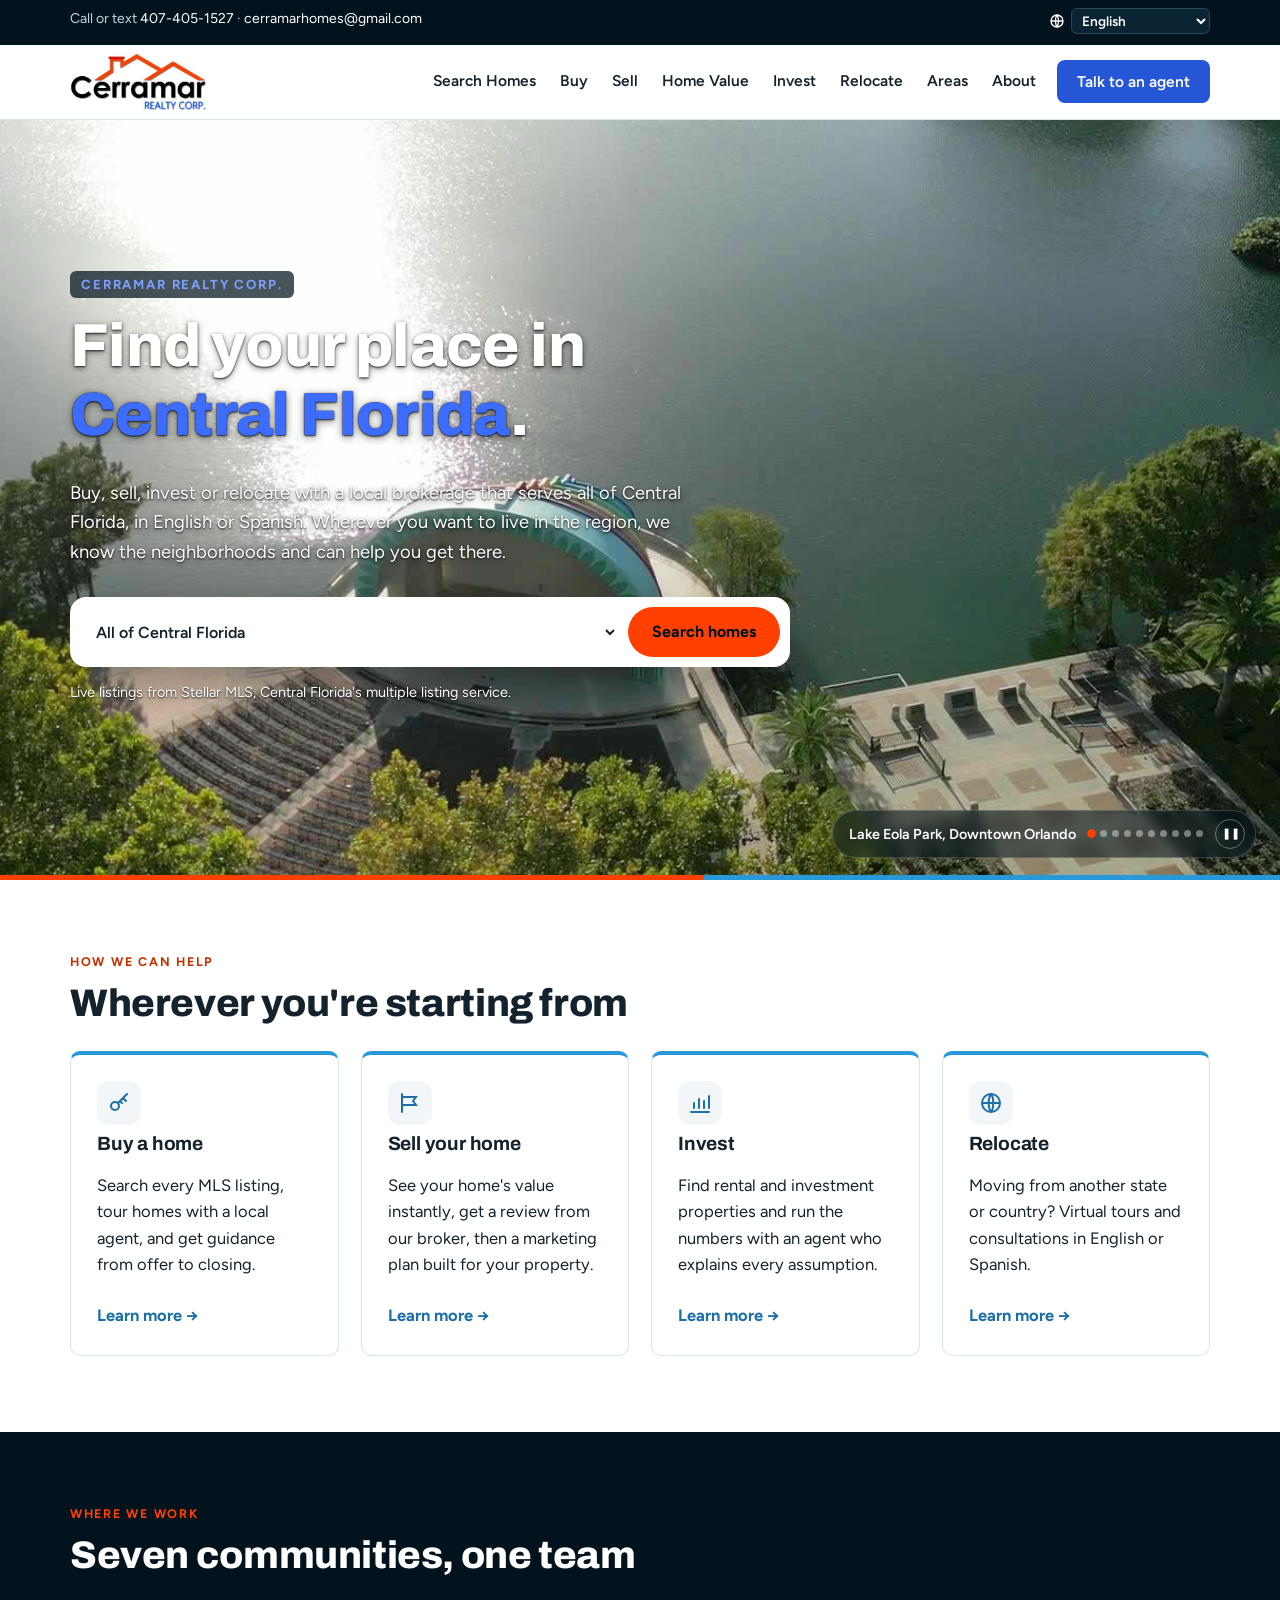
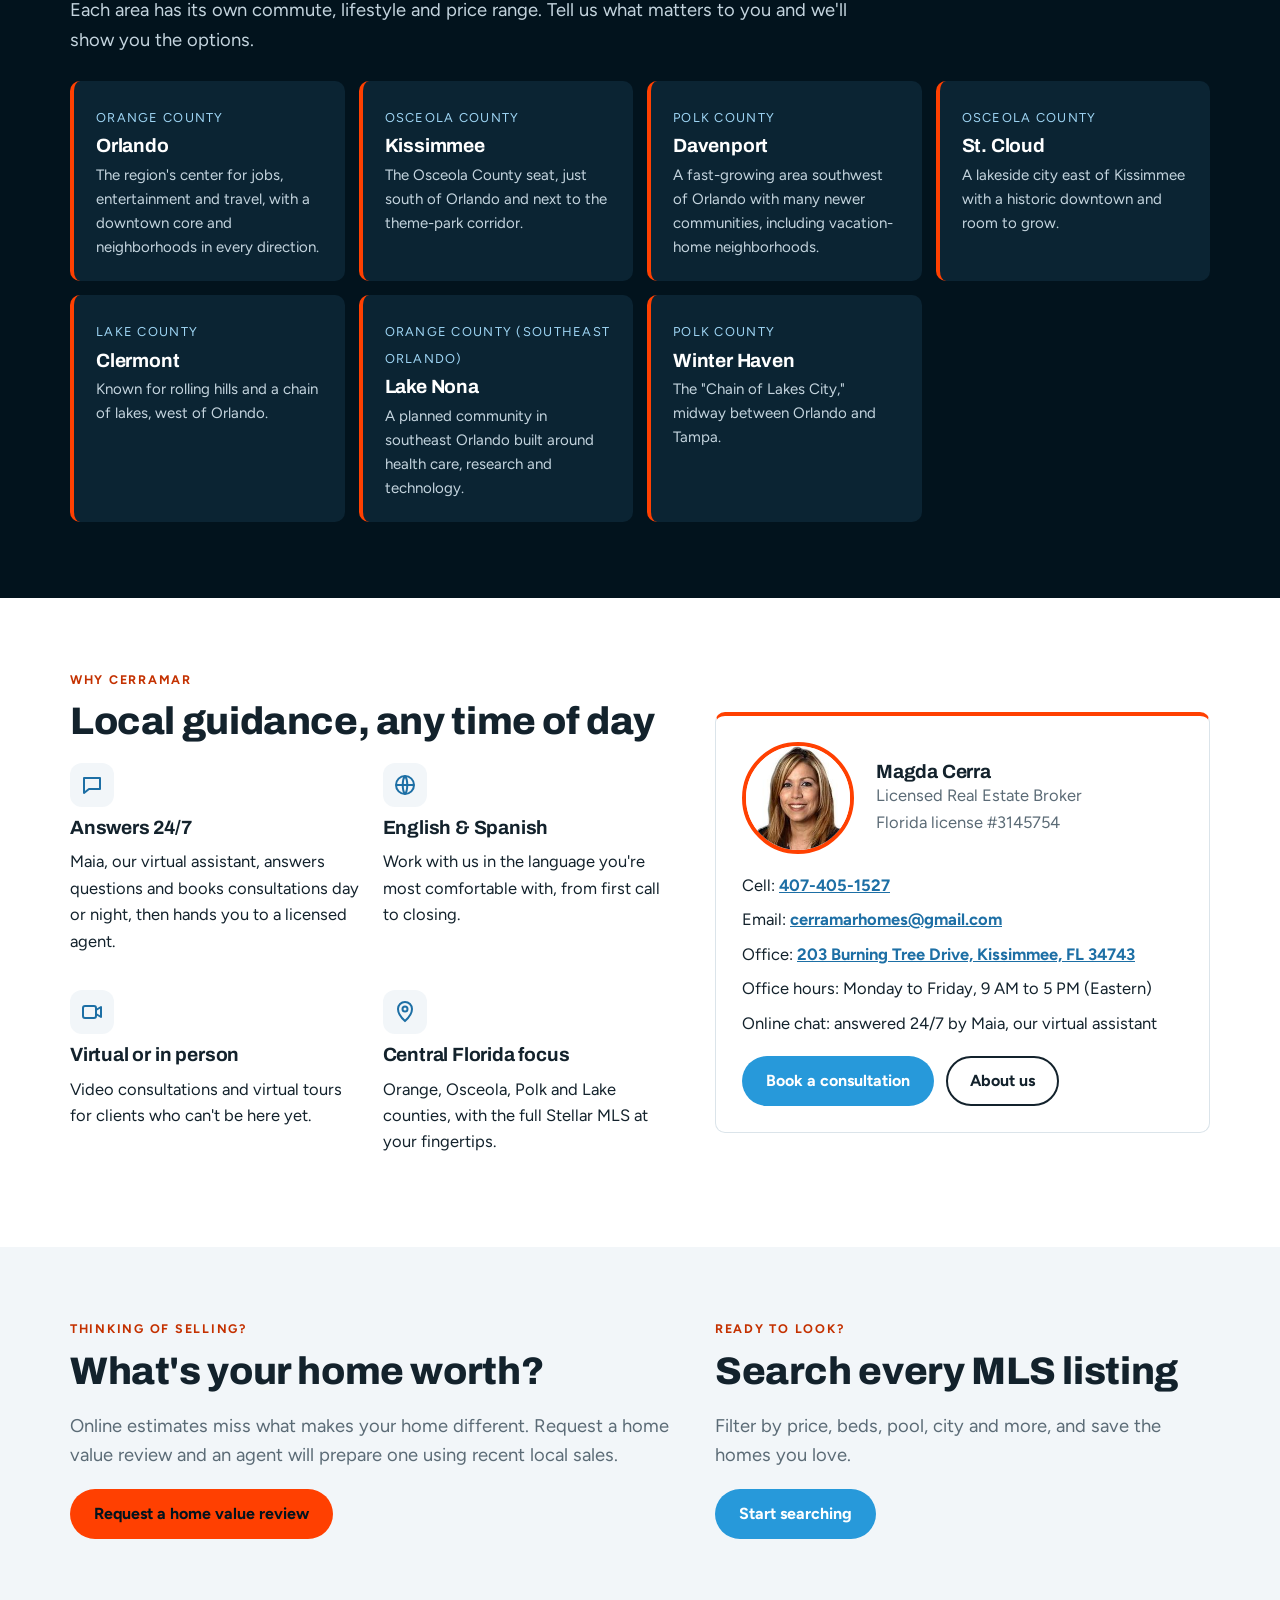
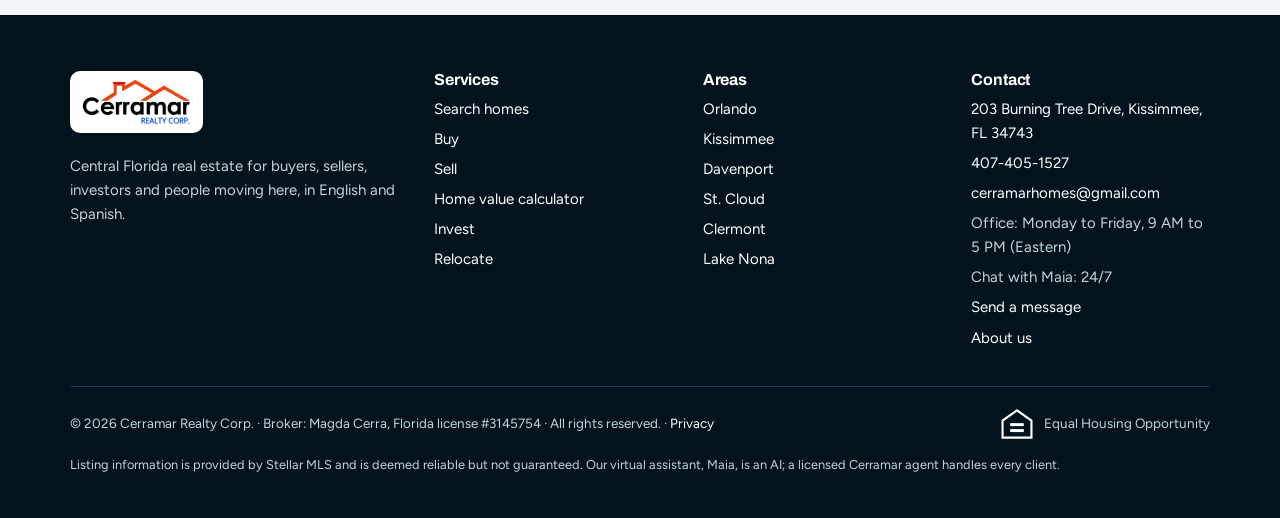
<file: index.html>
<!doctype html>
<html lang="en">
<head>
<meta charset="utf-8">
<meta name="viewport" content="width=device-width, initial-scale=1, viewport-fit=cover">
<title>Cerramar Realty Corp. | Central Florida Real Estate</title>
<meta name="description" content="Buy, sell, invest or relocate in Central Florida with Cerramar Realty Corp., in English and Spanish.">
<link rel="alternate" hreflang="en" href="https://cerramarhomes.com/">
<link rel="alternate" hreflang="es" href="https://cerramarhomes.com/es/">
<link rel="preconnect" href="https://fonts.googleapis.com"><link rel="preconnect" href="https://fonts.gstatic.com" crossorigin><link rel="stylesheet" href="https://fonts.googleapis.com/css2?family=Archivo:wght@600;700;800&family=Figtree:wght@400;600;700&display=swap">
<link rel="stylesheet" href="assets/styles.css?v=9bccaf1d">
<link rel="icon" href="assets/favicon.svg" type="image/svg+xml">
<script type="application/ld+json">{"@context":"https://schema.org","@type":"RealEstateAgent","name":"Cerramar Realty Corp.","url":"https://cerramarhomes.com/","logo":"https://cerramarhomes.com/assets/logo.jpg","image":"https://cerramarhomes.com/assets/magda.jpg","telephone":"+1-407-405-1527","email":"cerramarhomes@gmail.com","address":{"@type":"PostalAddress","streetAddress":"203 Burning Tree Drive","addressLocality":"Kissimmee","addressRegion":"FL","postalCode":"34743","addressCountry":"US"},"openingHoursSpecification":[{"@type":"OpeningHoursSpecification","dayOfWeek":["Monday","Tuesday","Wednesday","Thursday","Friday"],"opens":"09:00","closes":"17:00"}],"areaServed":"Central Florida","knowsLanguage":["en","es"]}</script>
</head>
<body>
<div class="topbar"><div class="wrap">
  <span>Call or text <a href="tel:+14074051527">407-405-1527</a> · <a href="mailto:cerramarhomes@gmail.com">cerramarhomes@gmail.com</a></span>
  <span class="lang"><label class="lang-pick"><svg viewBox="0 0 24 24" fill="none" stroke="currentColor" stroke-width="2" aria-hidden="true"><circle cx="12" cy="12" r="9"/><path d="M3 12h18M12 3c3 3.5 3 14.5 0 18M12 3c-3 3.5-3 14.5 0 18"/></svg><span class="sr-only">Language</span><select id="lang-select" data-current="en" aria-label="Language"><option value="en">English</option><option value="es">Español</option></select></label></span>
</div></div>
<header class="site"><div class="wrap">
  <a class="logo" href="index.html" aria-label="Cerramar Realty Corp. home"><img class="logo-img" src="assets/logo.jpg?v=e2faa82b" alt="Cerramar Realty Corp." width="520" height="220"></a>
  <button class="menu-btn" type="button" aria-expanded="false" aria-controls="mainnav">Menu</button>
  <nav class="main" id="mainnav" aria-label="Main"><a href="search.html">Search Homes</a><a href="buy.html">Buy</a><a href="sell.html">Sell</a><a href="home-value.html">Home Value</a><a href="invest.html">Invest</a><a href="relocate.html">Relocate</a><a href="areas.html">Areas</a><a href="about.html">About</a><a class="btn btn-orange" href="contact.html">Talk to an agent</a></nav>
</div></header>
<main>
<section class="hero hero-video"><div class="hero-media" data-root="assets/video/" data-ver="3" data-clips="[{&quot;f&quot;: &quot;lake-eola&quot;, &quot;c&quot;: &quot;Lake Eola Park, Downtown Orlando&quot;}, {&quot;f&quot;: &quot;beach&quot;, &quot;c&quot;: &quot;Florida&#x27;s Gulf Coast beaches&quot;}, {&quot;f&quot;: &quot;springs&quot;, &quot;c&quot;: &quot;Kayaking Silver Springs&quot;}, {&quot;f&quot;: &quot;neighborhood&quot;, &quot;c&quot;: &quot;Central Florida neighborhoods&quot;}, {&quot;f&quot;: &quot;downtown-park&quot;, &quot;c&quot;: &quot;Downtown Orlando skyline&quot;}, {&quot;f&quot;: &quot;manatees&quot;, &quot;c&quot;: &quot;Manatees in Florida&#x27;s springs&quot;}, {&quot;f&quot;: &quot;shopping&quot;, &quot;c&quot;: &quot;Orlando&#x27;s outlet shopping&quot;}, {&quot;f&quot;: &quot;trail&quot;, &quot;c&quot;: &quot;Trails and parks&quot;}, {&quot;f&quot;: &quot;homes&quot;, &quot;c&quot;: &quot;Newer home communities&quot;}, {&quot;f&quot;: &quot;lake-homes&quot;, &quot;c&quot;: &quot;Lakefront living&quot;}]" data-pause="Pause video" data-play="Play video" aria-hidden="false"><video class="hv on" muted loop playsinline preload="auto" poster="assets/video/lake-eola.jpg?v=3" aria-hidden="true"></video><video class="hv" muted loop playsinline preload="none" aria-hidden="true"></video><div class="hero-shade"></div><div class="hero-caption"><span class="hc-text">Lake Eola Park, Downtown Orlando</span><span class="hero-dots" aria-hidden="true"></span><button class="hero-pause" type="button" aria-label="Pause video">❚❚</button></div></div><div class="wrap">
<span class="eyebrow">Cerramar Realty Corp.</span>
<h1>Find your place in <em>Central Florida</em>.</h1>
<p class="lead">Buy, sell, invest or relocate with a local brokerage that serves all of Central Florida, in English or Spanish. Wherever you want to live in the region, we know the neighborhoods and can help you get there.</p>
<form class="hero-search" role="search"><label class="hp" for="hs-area">Area</label>
<select id="hs-area" name="area" aria-label="Choose an area"><option value="">All of Central Florida</option><option>Orlando</option><option>Kissimmee</option><option>Davenport</option><option>St. Cloud</option><option>Clermont</option><option>Lake Nona</option><option>Winter Haven</option></select>
<button class="btn btn-orange" type="submit">Search homes</button></form>
<p class="hero-note">Live listings from Stellar MLS, Central Florida's multiple listing service.</p>
</div></section>

<section><div class="wrap">
<span class="eyebrow">How we can help</span><h2>Wherever you're starting from</h2>
<div class="grid g4" style="margin-top:26px"><a class="card path" href="buy.html"><span class="icon"><svg viewBox="0 0 24 24" fill="none" stroke="currentColor" stroke-width="2" stroke-linecap="round"><circle cx="8" cy="15" r="4"/><path d="m11 12 9-9m-4 4 3 3m-6 0 2 2"/></svg></span><h3>Buy a home</h3><p>Search every MLS listing, tour homes with a local agent, and get guidance from offer to closing.</p><span class="go">Learn more →</span></a><a class="card path" href="sell.html"><span class="icon"><svg viewBox="0 0 24 24" fill="none" stroke="currentColor" stroke-width="2" stroke-linecap="round"><path d="M4 21V3m0 3h14l-3 4 3 4H4"/></svg></span><h3>Sell your home</h3><p>See your home's value instantly, get a review from our broker, then a marketing plan built for your property.</p><span class="go">Learn more →</span></a><a class="card path" href="invest.html"><span class="icon"><svg viewBox="0 0 24 24" fill="none" stroke="currentColor" stroke-width="2" stroke-linecap="round"><path d="M3 21h18M6 17v-5m5 5V8m5 9v-7m5 7V5"/></svg></span><h3>Invest</h3><p>Find rental and investment properties and run the numbers with an agent who explains every assumption.</p><span class="go">Learn more →</span></a><a class="card path" href="relocate.html"><span class="icon"><svg viewBox="0 0 24 24" fill="none" stroke="currentColor" stroke-width="2"><circle cx="12" cy="12" r="9"/><path d="M3 12h18M12 3c3 3.5 3 14.5 0 18M12 3c-3 3.5-3 14.5 0 18"/></svg></span><h3>Relocate</h3><p>Moving from another state or country? Virtual tours and consultations in English or Spanish.</p><span class="go">Learn more →</span></a></div>
</div></section>

<section class="on-dark"><div class="wrap">
<span class="eyebrow">Where we work</span><h2>Seven communities, one team</h2>
<p class="lead">Each area has its own commute, lifestyle and price range. Tell us what matters to you and we'll show you the options.</p>
<div class="areas" style="margin-top:26px"><a class="area" href="areas.html#orlando"><span class="county">Orange County</span><h3>Orlando</h3><p>The region's center for jobs, entertainment and travel, with a downtown core and neighborhoods in every direction.</p></a><a class="area" href="areas.html#kissimmee"><span class="county">Osceola County</span><h3>Kissimmee</h3><p>The Osceola County seat, just south of Orlando and next to the theme-park corridor.</p></a><a class="area" href="areas.html#davenport"><span class="county">Polk County</span><h3>Davenport</h3><p>A fast-growing area southwest of Orlando with many newer communities, including vacation-home neighborhoods.</p></a><a class="area" href="areas.html#st-cloud"><span class="county">Osceola County</span><h3>St. Cloud</h3><p>A lakeside city east of Kissimmee with a historic downtown and room to grow.</p></a><a class="area" href="areas.html#clermont"><span class="county">Lake County</span><h3>Clermont</h3><p>Known for rolling hills and a chain of lakes, west of Orlando.</p></a><a class="area" href="areas.html#lake-nona"><span class="county">Orange County (southeast Orlando)</span><h3>Lake Nona</h3><p>A planned community in southeast Orlando built around health care, research and technology.</p></a><a class="area" href="areas.html#winter-haven"><span class="county">Polk County</span><h3>Winter Haven</h3><p>The "Chain of Lakes City," midway between Orlando and Tampa.</p></a></div>
</div></section>

<section><div class="wrap split">
<div>
<span class="eyebrow">Why Cerramar</span><h2>Local guidance, any time of day</h2>
<div class="grid why" style="margin-top:20px;gap:20px">
<div class="ai-live" hidden><span class="icon"><svg viewBox="0 0 24 24" fill="none" stroke="currentColor" stroke-width="2" stroke-linejoin="round"><path d="M4 5h16v11H9l-5 4z"/></svg></span><h3 style="margin-top:10px">Answers 24/7</h3><p>Maia, our virtual assistant, answers questions and books consultations day or night, then hands you to a licensed agent.</p></div>
<div><span class="icon"><svg viewBox="0 0 24 24" fill="none" stroke="currentColor" stroke-width="2"><circle cx="12" cy="12" r="9"/><path d="M3 12h18M12 3c3 3.5 3 14.5 0 18M12 3c-3 3.5-3 14.5 0 18"/></svg></span><h3 style="margin-top:10px">English &amp; Spanish</h3><p>Work with us in the language you're most comfortable with, from first call to closing.</p></div>
<div><span class="icon"><svg viewBox="0 0 24 24" fill="none" stroke="currentColor" stroke-width="2" stroke-linejoin="round"><rect x="3" y="6" width="13" height="12" rx="2"/><path d="m16 10 5-3v10l-5-3"/></svg></span><h3 style="margin-top:10px">Virtual or in person</h3><p>Video consultations and virtual tours for clients who can't be here yet.</p></div>
<div><span class="icon"><svg viewBox="0 0 24 24" fill="none" stroke="currentColor" stroke-width="2"><path d="M12 21s7-6.2 7-12a7 7 0 0 0-14 0c0 5.8 7 12 7 12z"/><circle cx="12" cy="9" r="2.5"/></svg></span><h3 style="margin-top:10px">Central Florida focus</h3><p>Orange, Osceola, Polk and Lake counties, with the full Stellar MLS at your fingertips.</p></div>
</div></div>
<div class="card" style="border-top:4px solid var(--orange)">
<div class="agent"><img class="avatar" src="assets/magda.jpg" alt="Magda Cerra" width="280" height="280"><div><h3 style="margin:0">Magda Cerra</h3><p style="margin:0;color:var(--muted)">Licensed Real Estate Broker<br>Florida license #3145754</p></div></div>
<ul class="contact-lines" style="margin-top:18px"><li>Cell: <a href="tel:+14074051527">407-405-1527</a></li><li>Email: <a href="mailto:cerramarhomes@gmail.com">cerramarhomes@gmail.com</a></li><li>Office: <a href="https://www.google.com/maps/search/?api=1&query=203+Burning+Tree+Drive+Kissimmee+FL+34743" target="_blank" rel="noopener">203 Burning Tree Drive, Kissimmee, FL 34743</a></li><li>Office hours: Monday to Friday, 9 AM to 5 PM (Eastern)</li><li class="ai-live" hidden>Online chat: answered 24/7 by Maia, our virtual assistant</li><li class="ai-phone" hidden>Calls &amp; texts: answered 24/7 by Gabriel, our virtual phone assistant</li></ul>
<div class="btns" style="margin-top:20px"><a class="btn btn-blue" href="contact.html">Book a consultation</a><a class="btn btn-ghost" href="about.html">About us</a></div>
</div></div></section>

<section class="mist"><div class="wrap split">
<div><span class="eyebrow">Thinking of selling?</span><h2>What's your home worth?</h2>
<p class="lead">Online estimates miss what makes your home different. Request a home value review and an agent will prepare one using recent local sales.</p>
<a class="btn btn-orange" href="sell.html#value">Request a home value review</a></div>
<div><span class="eyebrow">Ready to look?</span><h2>Search every MLS listing</h2>
<p class="lead">Filter by price, beds, pool, city and more, and save the homes you love.</p>
<a class="btn btn-blue" href="search.html">Start searching</a></div>
</div></section>
</main>
<footer class="site"><div class="wrap">
  <div class="foot-grid">
    <div>
      <a class="logo foot-logo" href="index.html"><img class="logo-img" src="assets/logo.jpg?v=e2faa82b" alt="Cerramar Realty Corp." width="520" height="220" loading="lazy"></a>
      <p style="margin-top:14px">Central Florida real estate for buyers, sellers, investors and people moving here, in English and Spanish.</p>
    </div>
    <div><h3>Services</h3><ul>
      <li><a href="search.html">Search homes</a></li><li><a href="buy.html">Buy</a></li>
      <li><a href="sell.html">Sell</a></li><li><a href="home-value.html">Home value calculator</a></li><li><a href="invest.html">Invest</a></li>
      <li><a href="relocate.html">Relocate</a></li></ul></div>
    <div><h3>Areas</h3><ul><li><a href="areas.html#orlando">Orlando</a></li><li><a href="areas.html#kissimmee">Kissimmee</a></li><li><a href="areas.html#davenport">Davenport</a></li><li><a href="areas.html#st-cloud">St. Cloud</a></li><li><a href="areas.html#clermont">Clermont</a></li><li><a href="areas.html#lake-nona">Lake Nona</a></li></ul></div>
    <div><h3>Contact</h3><ul>
      <li><a href="https://www.google.com/maps/search/?api=1&query=203+Burning+Tree+Drive+Kissimmee+FL+34743" target="_blank" rel="noopener">203 Burning Tree Drive, Kissimmee, FL 34743</a></li>
      <li><a href="tel:+14074051527">407-405-1527</a></li><li><a href="mailto:cerramarhomes@gmail.com">cerramarhomes@gmail.com</a></li>
      <li>Office: Monday to Friday, 9 AM to 5 PM (Eastern)</li>
      <li class="ai-live" hidden>Chat with Maia: 24/7</li>
      <li class="ai-phone" hidden>Calls &amp; texts: 24/7</li>
      <li><a href="contact.html">Send a message</a></li><li><a href="about.html">About us</a></li></ul></div>
  </div>
  <div class="legal">
    <span>© <span data-year>2026</span> Cerramar Realty Corp. · Broker: Magda Cerra, Florida license #3145754 · All rights reserved. · <a href="privacy.html">Privacy</a></span>
    <span class="eho"><svg viewBox="0 0 40 40" aria-hidden="true"><path d="M20 4 3 16v20h34V16z" fill="none" stroke="#fff" stroke-width="2.5"/>
<rect x="12" y="19" width="16" height="3.5" fill="#fff"/><rect x="12" y="26" width="16" height="3.5" fill="#fff"/></svg>Equal Housing Opportunity</span>
  </div>
  <p style="font-size:.8rem;margin-top:14px;max-width:none">Listing information is provided by Stellar MLS and is deemed reliable but not guaranteed. Our virtual assistant, Maia, is an AI; a licensed Cerramar agent handles every client.</p>
</div></footer>
<script src="assets/config.js?v=56bec95e"></script>
<script src="assets/site.js?v=d6e347b4" defer></script>
</body>
</html>
</file>
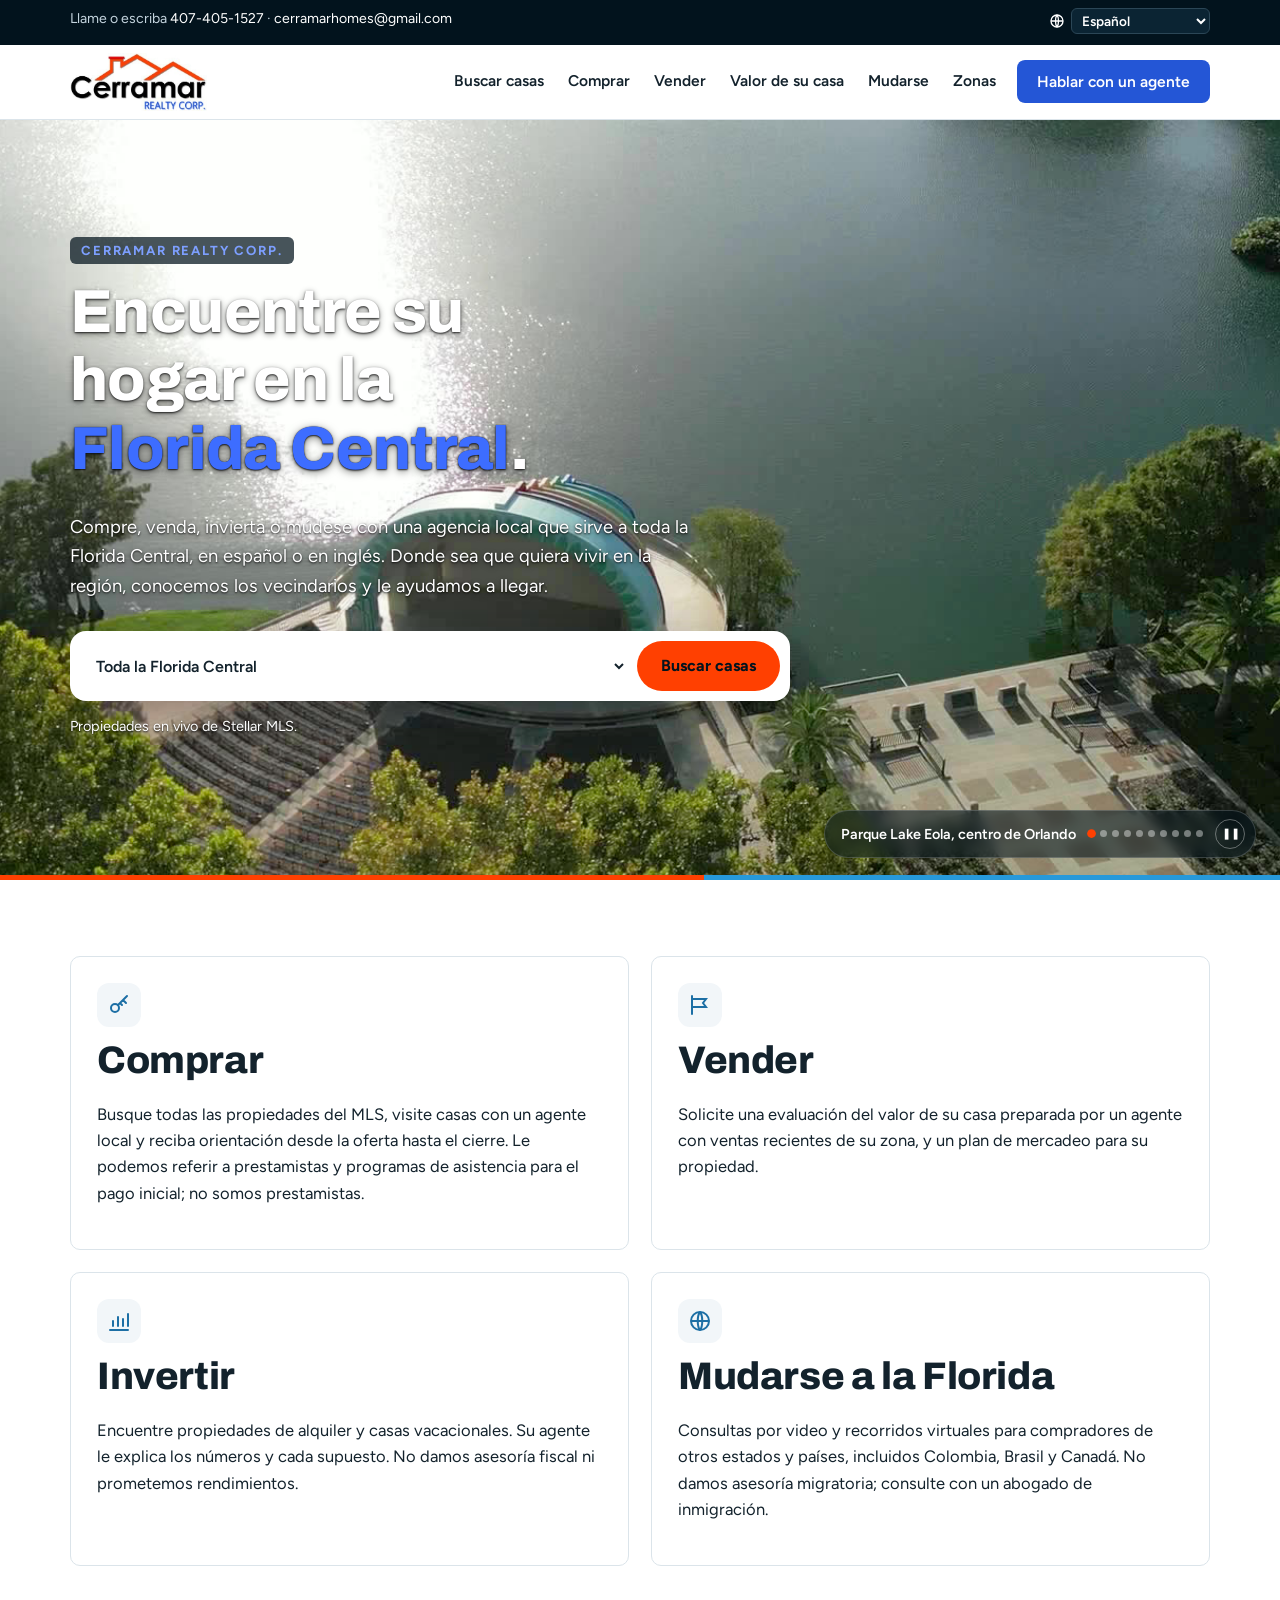
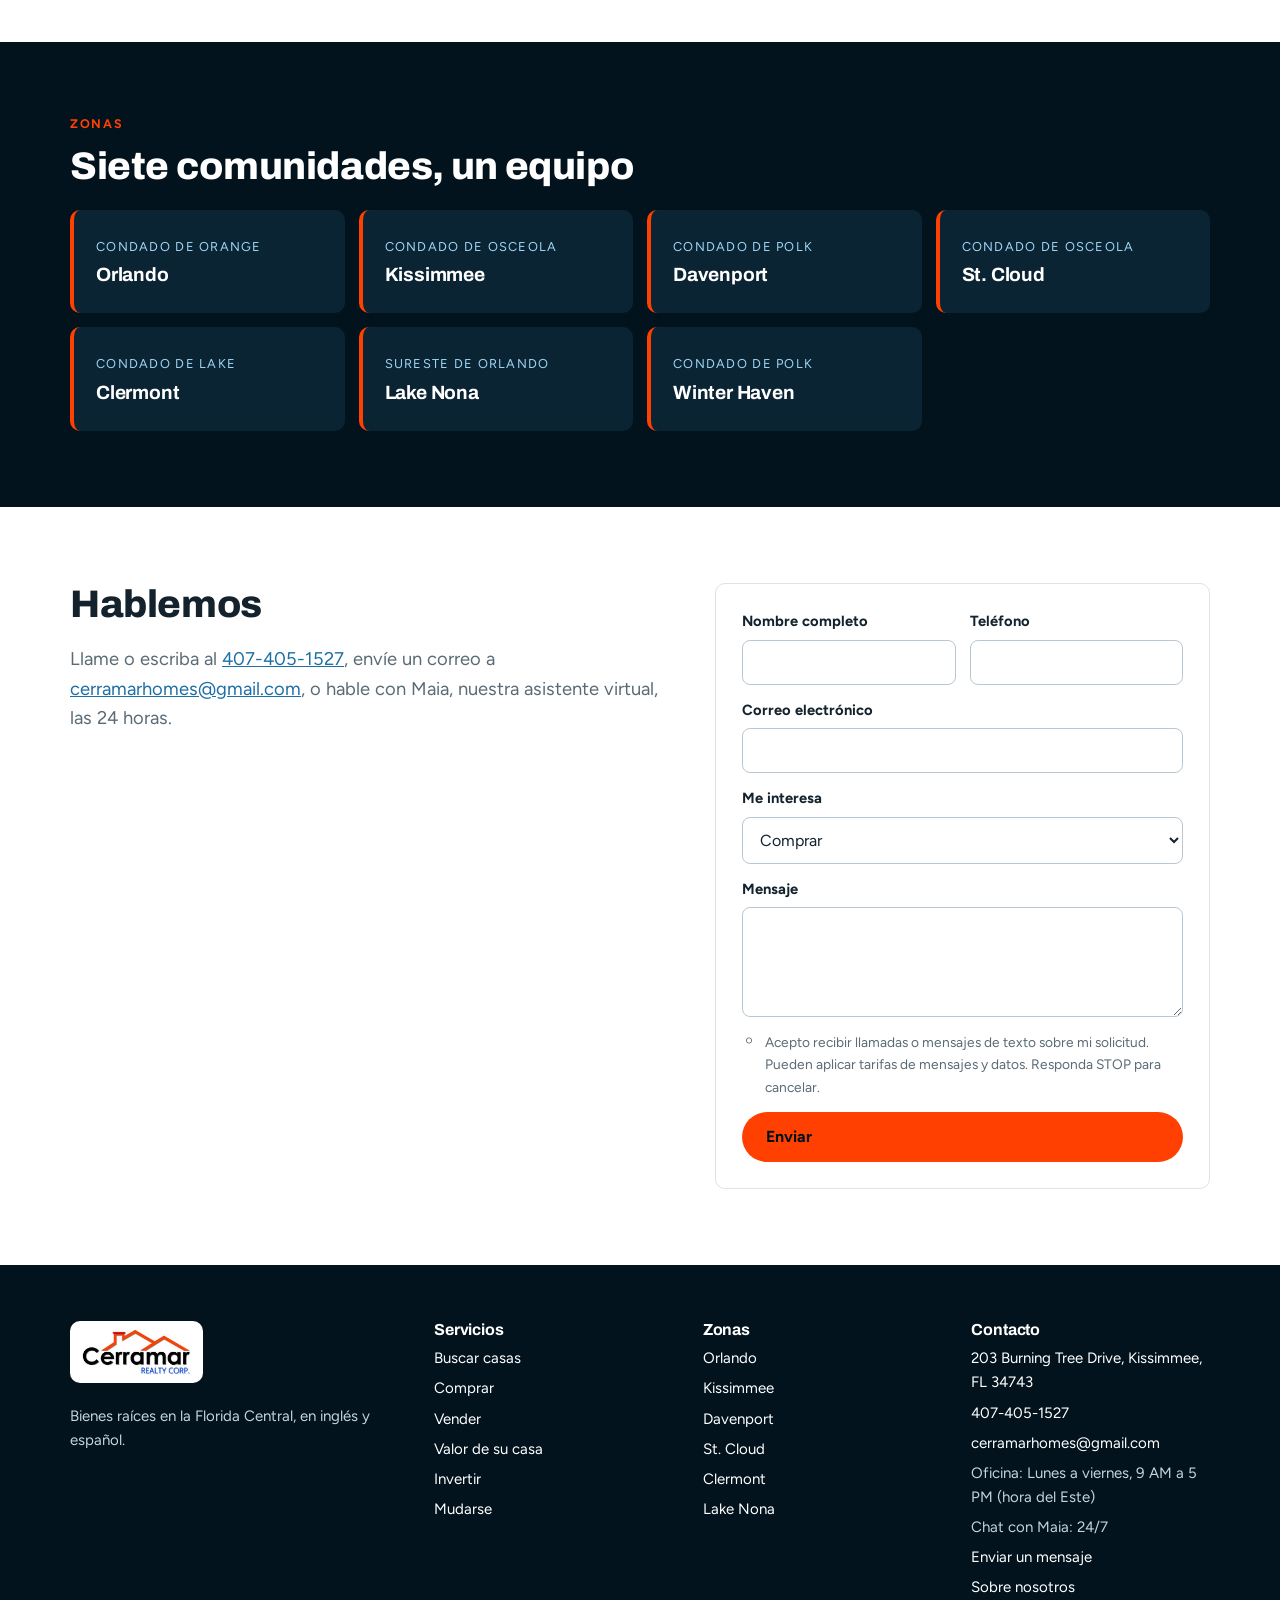
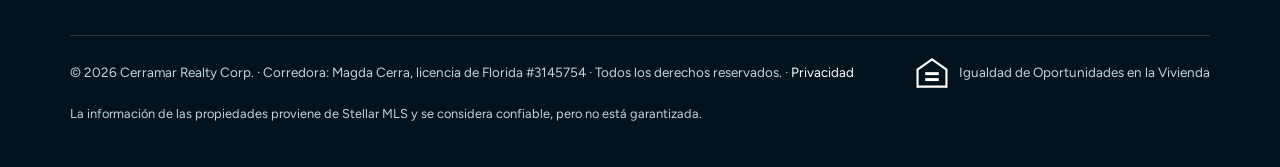
<file: es/index.html>
<!doctype html>
<html lang="es">
<head>
<meta charset="utf-8">
<meta name="viewport" content="width=device-width, initial-scale=1, viewport-fit=cover">
<title>Cerramar Realty Corp. | Bienes raíces en la Florida Central</title>
<meta name="description" content="Compre, venda, invierta o múdese a la Florida Central con Cerramar Realty Corp., en español.">
<link rel="alternate" hreflang="en" href="https://cerramarhomes.com/">
<link rel="alternate" hreflang="es" href="https://cerramarhomes.com/es/">
<link rel="preconnect" href="https://fonts.googleapis.com"><link rel="preconnect" href="https://fonts.gstatic.com" crossorigin><link rel="stylesheet" href="https://fonts.googleapis.com/css2?family=Archivo:wght@600;700;800&family=Figtree:wght@400;600;700&display=swap">
<link rel="stylesheet" href="../assets/styles.css?v=9bccaf1d">
<link rel="icon" href="../assets/favicon.svg" type="image/svg+xml">
<script type="application/ld+json">{"@context":"https://schema.org","@type":"RealEstateAgent","name":"Cerramar Realty Corp.","url":"https://cerramarhomes.com/","logo":"https://cerramarhomes.com/assets/logo.jpg","image":"https://cerramarhomes.com/assets/magda.jpg","telephone":"+1-407-405-1527","email":"cerramarhomes@gmail.com","address":{"@type":"PostalAddress","streetAddress":"203 Burning Tree Drive","addressLocality":"Kissimmee","addressRegion":"FL","postalCode":"34743","addressCountry":"US"},"openingHoursSpecification":[{"@type":"OpeningHoursSpecification","dayOfWeek":["Monday","Tuesday","Wednesday","Thursday","Friday"],"opens":"09:00","closes":"17:00"}],"areaServed":"Central Florida","knowsLanguage":["en","es"]}</script>
</head>
<body>
<div class="topbar"><div class="wrap">
  <span>Llame o escriba <a href="tel:+14074051527">407-405-1527</a> · <a href="mailto:cerramarhomes@gmail.com">cerramarhomes@gmail.com</a></span>
  <span class="lang"><label class="lang-pick"><svg viewBox="0 0 24 24" fill="none" stroke="currentColor" stroke-width="2" aria-hidden="true"><circle cx="12" cy="12" r="9"/><path d="M3 12h18M12 3c3 3.5 3 14.5 0 18M12 3c-3 3.5-3 14.5 0 18"/></svg><span class="sr-only">Idioma</span><select id="lang-select" data-current="es" aria-label="Idioma"><option value="en">English</option><option value="es">Español</option></select></label></span>
</div></div>
<header class="site"><div class="wrap">
  <a class="logo" href="../es/index.html" aria-label="Cerramar Realty Corp. home"><img class="logo-img" src="../assets/logo.jpg?v=e2faa82b" alt="Cerramar Realty Corp." width="520" height="220"></a>
  <button class="menu-btn" type="button" aria-expanded="false" aria-controls="mainnav">Menu</button>
  <nav class="main" id="mainnav" aria-label="Main"><a href="../search.html">Buscar casas</a><a href="#comprar">Comprar</a><a href="#vender">Vender</a><a href="../es/valor-de-casa.html">Valor de su casa</a><a href="#reubicarse">Mudarse</a><a href="../areas.html">Zonas</a><a class="btn btn-orange" href="../contact.html">Hablar con un agente</a></nav>
</div></header>
<main>
<section class="hero hero-video"><div class="hero-media" data-root="../assets/video/" data-ver="3" data-clips="[{&quot;f&quot;: &quot;lake-eola&quot;, &quot;c&quot;: &quot;Parque Lake Eola, centro de Orlando&quot;}, {&quot;f&quot;: &quot;beach&quot;, &quot;c&quot;: &quot;Playas de la costa del Golfo&quot;}, {&quot;f&quot;: &quot;springs&quot;, &quot;c&quot;: &quot;Kayak en Silver Springs&quot;}, {&quot;f&quot;: &quot;neighborhood&quot;, &quot;c&quot;: &quot;Vecindarios de la Florida Central&quot;}, {&quot;f&quot;: &quot;downtown-park&quot;, &quot;c&quot;: &quot;El horizonte de Orlando&quot;}, {&quot;f&quot;: &quot;manatees&quot;, &quot;c&quot;: &quot;Manatíes en los manantiales&quot;}, {&quot;f&quot;: &quot;shopping&quot;, &quot;c&quot;: &quot;Compras en los outlets de Orlando&quot;}, {&quot;f&quot;: &quot;trail&quot;, &quot;c&quot;: &quot;Senderos y parques&quot;}, {&quot;f&quot;: &quot;homes&quot;, &quot;c&quot;: &quot;Comunidades de casas nuevas&quot;}, {&quot;f&quot;: &quot;lake-homes&quot;, &quot;c&quot;: &quot;Vida frente al lago&quot;}]" data-pause="Pausar video" data-play="Reproducir video" aria-hidden="false"><video class="hv on" muted loop playsinline preload="auto" poster="../assets/video/lake-eola.jpg?v=3" aria-hidden="true"></video><video class="hv" muted loop playsinline preload="none" aria-hidden="true"></video><div class="hero-shade"></div><div class="hero-caption"><span class="hc-text">Parque Lake Eola, centro de Orlando</span><span class="hero-dots" aria-hidden="true"></span><button class="hero-pause" type="button" aria-label="Pausar video">❚❚</button></div></div><div class="wrap">
<span class="eyebrow">Cerramar Realty Corp.</span>
<h1>Encuentre su hogar en la <em>Florida Central</em>.</h1>
<p class="lead">Compre, venda, invierta o múdese con una agencia local que sirve a toda la Florida Central, en español o en inglés. Donde sea que quiera vivir en la región, conocemos los vecindarios y le ayudamos a llegar.</p>
<form class="hero-search" role="search"><label class="hp" for="hs-area-es">Zona</label>
<select id="hs-area-es" name="area" aria-label="Elija una zona"><option value="">Toda la Florida Central</option><option>Orlando</option><option>Kissimmee</option><option>Davenport</option><option>St. Cloud</option><option>Clermont</option><option>Lake Nona</option><option>Winter Haven</option></select>
<button class="btn btn-orange" type="submit">Buscar casas</button></form>
<p class="hero-note">Propiedades en vivo de Stellar MLS.</p>
</div></section>
<section><div class="wrap grid g2">
<div class="card" id="comprar"><span class="icon"><svg viewBox="0 0 24 24" fill="none" stroke="currentColor" stroke-width="2" stroke-linecap="round"><circle cx="8" cy="15" r="4"/><path d="m11 12 9-9m-4 4 3 3m-6 0 2 2"/></svg></span><h2 style="margin-top:12px">Comprar</h2><p>Busque todas las propiedades del MLS, visite casas con un agente local y reciba orientación desde la oferta hasta el cierre. Le podemos referir a prestamistas y programas de asistencia para el pago inicial; no somos prestamistas.</p></div>
<div class="card" id="vender"><span class="icon"><svg viewBox="0 0 24 24" fill="none" stroke="currentColor" stroke-width="2" stroke-linecap="round"><path d="M4 21V3m0 3h14l-3 4 3 4H4"/></svg></span><h2 style="margin-top:12px">Vender</h2><p>Solicite una evaluación del valor de su casa preparada por un agente con ventas recientes de su zona, y un plan de mercadeo para su propiedad.</p></div>
<div class="card" id="invertir"><span class="icon"><svg viewBox="0 0 24 24" fill="none" stroke="currentColor" stroke-width="2" stroke-linecap="round"><path d="M3 21h18M6 17v-5m5 5V8m5 9v-7m5 7V5"/></svg></span><h2 style="margin-top:12px">Invertir</h2><p>Encuentre propiedades de alquiler y casas vacacionales. Su agente le explica los números y cada supuesto. No damos asesoría fiscal ni prometemos rendimientos.</p></div>
<div class="card" id="reubicarse"><span class="icon"><svg viewBox="0 0 24 24" fill="none" stroke="currentColor" stroke-width="2"><circle cx="12" cy="12" r="9"/><path d="M3 12h18M12 3c3 3.5 3 14.5 0 18M12 3c-3 3.5-3 14.5 0 18"/></svg></span><h2 style="margin-top:12px">Mudarse a la Florida</h2><p>Consultas por video y recorridos virtuales para compradores de otros estados y países, incluidos Colombia, Brasil y Canadá. No damos asesoría migratoria; consulte con un abogado de inmigración.</p></div>
</div></section>
<section class="on-dark"><div class="wrap"><span class="eyebrow">Zonas</span><h2>Siete comunidades, un equipo</h2>
<div class="areas" style="margin-top:22px"><a class="area" href="../areas.html#orlando"><span class="county">Condado de Orange</span><h3>Orlando</h3></a><a class="area" href="../areas.html#kissimmee"><span class="county">Condado de Osceola</span><h3>Kissimmee</h3></a><a class="area" href="../areas.html#davenport"><span class="county">Condado de Polk</span><h3>Davenport</h3></a><a class="area" href="../areas.html#st-cloud"><span class="county">Condado de Osceola</span><h3>St. Cloud</h3></a><a class="area" href="../areas.html#clermont"><span class="county">Condado de Lake</span><h3>Clermont</h3></a><a class="area" href="../areas.html#lake-nona"><span class="county">Sureste de Orlando</span><h3>Lake Nona</h3></a><a class="area" href="../areas.html#winter-haven"><span class="county">Condado de Polk</span><h3>Winter Haven</h3></a></div></div></section>
<section><div class="wrap split" style="align-items:start">
<div><h2>Hablemos</h2><p class="lead">Llame o escriba al <a href="tel:+14074051527">407-405-1527</a>, envíe un correo a <a href="mailto:cerramarhomes@gmail.com">cerramarhomes@gmail.com</a>, o hable con Maia, nuestra asistente virtual, las 24 horas.</p></div>
<div class="card"><form class="lead-form" novalidate><input type="hidden" name="form" value="Formulario en español">
<label class="hp" aria-hidden="true">Dejar vacío<input name="website" tabindex="-1" autocomplete="off"></label>
<div class="row2"><label>Nombre completo<input name="name" autocomplete="name" required></label><label>Teléfono<input name="phone" type="tel" autocomplete="tel"></label></div>
<label>Correo electrónico<input name="email" type="email" autocomplete="email"></label>
<label>Me interesa<select name="lead_type"><option value="buyer">Comprar</option><option value="seller">Vender</option><option value="investor">Invertir</option><option value="relocation">Mudarme a la Florida</option><option value="other">Otra cosa</option></select></label>
<label>Mensaje<textarea name="message"></textarea></label>
<label class="check"><input type="checkbox" name="consent" value="1"> Acepto recibir llamadas o mensajes de texto sobre mi solicitud. Pueden aplicar tarifas de mensajes y datos. Responda STOP para cancelar.</label>
<button class="btn btn-orange" type="submit">Enviar</button><p class="form-msg" role="status" hidden></p></form></div>
</div></section>
</main>
<footer class="site"><div class="wrap">
  <div class="foot-grid">
    <div>
      <a class="logo foot-logo" href="../index.html"><img class="logo-img" src="../assets/logo.jpg?v=e2faa82b" alt="Cerramar Realty Corp." width="520" height="220" loading="lazy"></a>
      <p style="margin-top:14px">Bienes raíces en la Florida Central, en inglés y español.</p>
    </div>
    <div><h3>Servicios</h3><ul>
      <li><a href="../search.html">Buscar casas</a></li><li><a href="../buy.html">Comprar</a></li>
      <li><a href="../sell.html">Vender</a></li><li><a href="../es/valor-de-casa.html">Valor de su casa</a></li><li><a href="../invest.html">Invertir</a></li>
      <li><a href="../relocate.html">Mudarse</a></li></ul></div>
    <div><h3>Zonas</h3><ul><li><a href="../areas.html#orlando">Orlando</a></li><li><a href="../areas.html#kissimmee">Kissimmee</a></li><li><a href="../areas.html#davenport">Davenport</a></li><li><a href="../areas.html#st-cloud">St. Cloud</a></li><li><a href="../areas.html#clermont">Clermont</a></li><li><a href="../areas.html#lake-nona">Lake Nona</a></li></ul></div>
    <div><h3>Contacto</h3><ul>
      <li><a href="https://www.google.com/maps/search/?api=1&query=203+Burning+Tree+Drive+Kissimmee+FL+34743" target="_blank" rel="noopener">203 Burning Tree Drive, Kissimmee, FL 34743</a></li>
      <li><a href="tel:+14074051527">407-405-1527</a></li><li><a href="mailto:cerramarhomes@gmail.com">cerramarhomes@gmail.com</a></li>
      <li>Oficina: Lunes a viernes, 9 AM a 5 PM (hora del Este)</li>
      <li class="ai-live" hidden>Chat con Maia: 24/7</li>
      <li class="ai-phone" hidden>Llamadas y textos: 24/7</li>
      <li><a href="../contact.html">Enviar un mensaje</a></li><li><a href="../about.html">Sobre nosotros</a></li></ul></div>
  </div>
  <div class="legal">
    <span>© <span data-year>2026</span> Cerramar Realty Corp. · Corredora: Magda Cerra, licencia de Florida #3145754 · Todos los derechos reservados. · <a href="../privacy.html">Privacidad</a></span>
    <span class="eho"><svg viewBox="0 0 40 40" aria-hidden="true"><path d="M20 4 3 16v20h34V16z" fill="none" stroke="#fff" stroke-width="2.5"/>
<rect x="12" y="19" width="16" height="3.5" fill="#fff"/><rect x="12" y="26" width="16" height="3.5" fill="#fff"/></svg>Igualdad de Oportunidades en la Vivienda</span>
  </div>
  <p style="font-size:.8rem;margin-top:14px;max-width:none">La información de las propiedades proviene de Stellar MLS y se considera confiable, pero no está garantizada.</p>
</div></footer>
<script src="../assets/config.js?v=56bec95e"></script>
<script src="../assets/site.js?v=d6e347b4" defer></script>
</body>
</html>
</file>
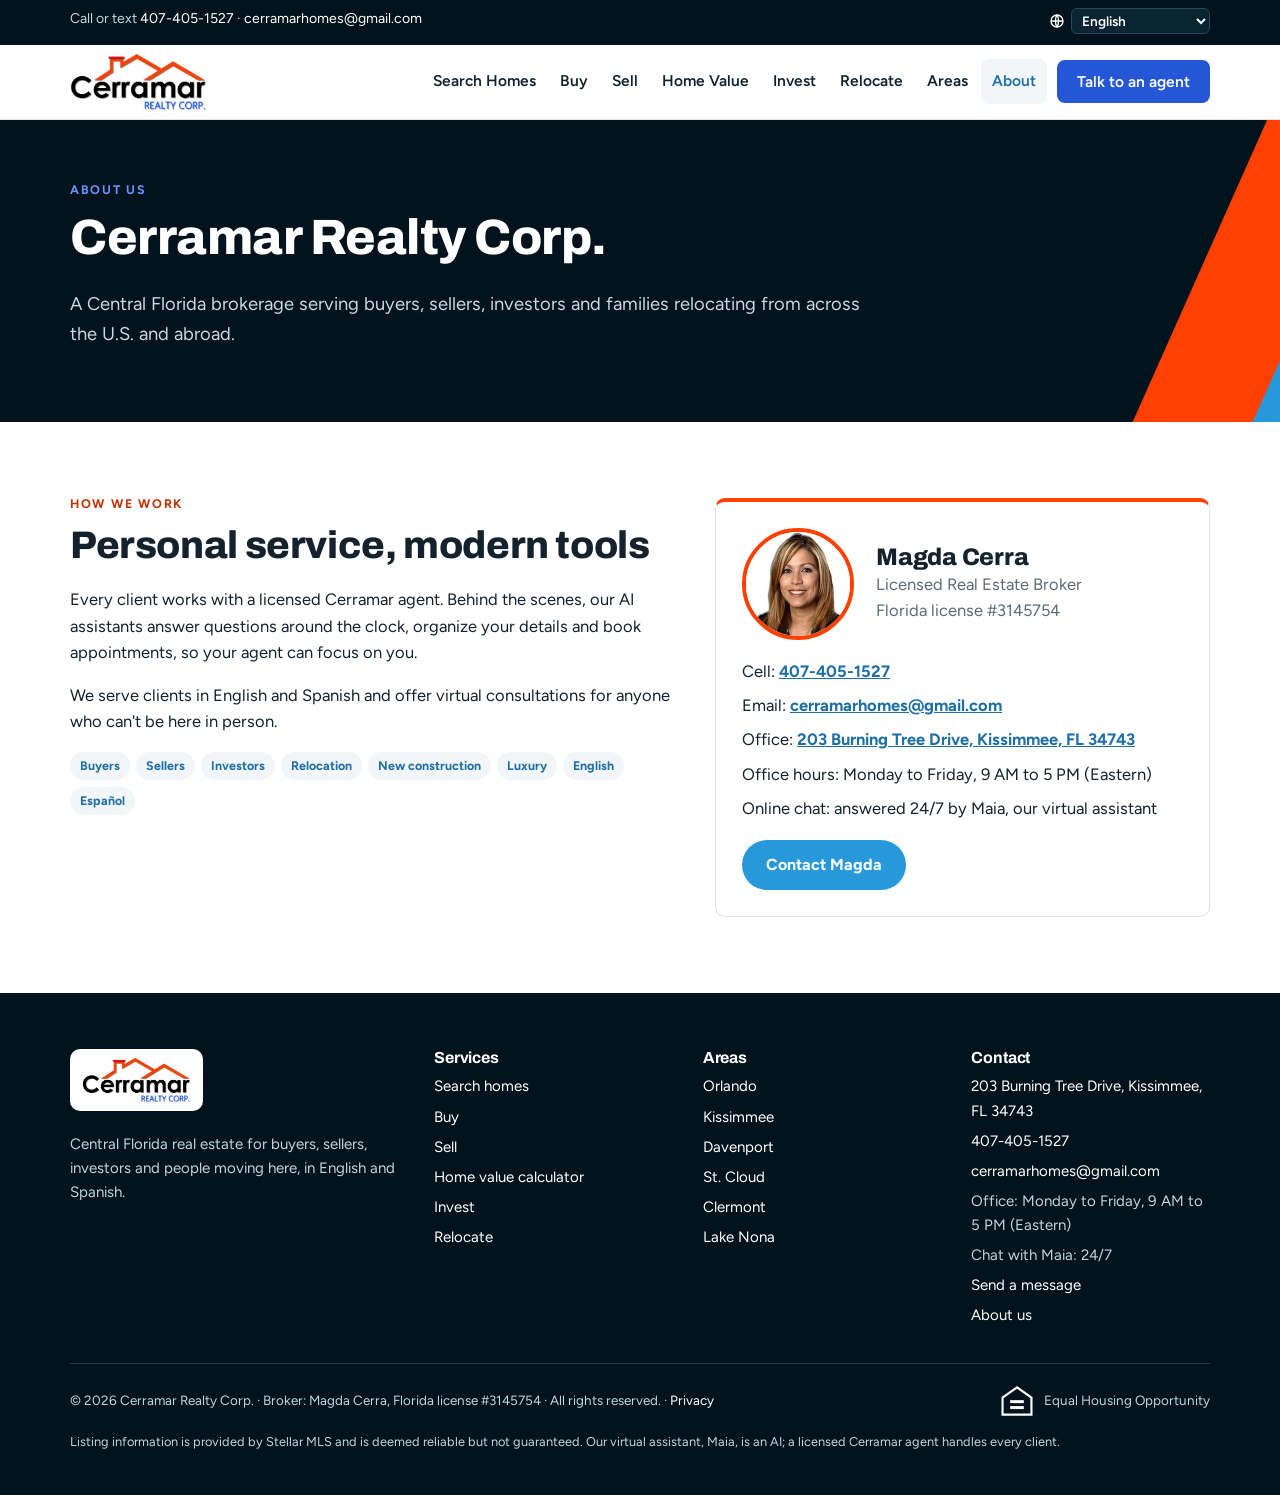
<file: about.html>
<!doctype html>
<html lang="en">
<head>
<meta charset="utf-8">
<meta name="viewport" content="width=device-width, initial-scale=1, viewport-fit=cover">
<title>About | Cerramar Realty Corp.</title>
<meta name="description" content="About Cerramar Realty Corp. and Magda Cerra.">
<link rel="alternate" hreflang="en" href="https://cerramarhomes.com/">
<link rel="alternate" hreflang="es" href="https://cerramarhomes.com/es/">
<link rel="preconnect" href="https://fonts.googleapis.com"><link rel="preconnect" href="https://fonts.gstatic.com" crossorigin><link rel="stylesheet" href="https://fonts.googleapis.com/css2?family=Archivo:wght@600;700;800&family=Figtree:wght@400;600;700&display=swap">
<link rel="stylesheet" href="assets/styles.css?v=9bccaf1d">
<link rel="icon" href="assets/favicon.svg" type="image/svg+xml">
<script type="application/ld+json">{"@context":"https://schema.org","@type":"RealEstateAgent","name":"Cerramar Realty Corp.","url":"https://cerramarhomes.com/","logo":"https://cerramarhomes.com/assets/logo.jpg","image":"https://cerramarhomes.com/assets/magda.jpg","telephone":"+1-407-405-1527","email":"cerramarhomes@gmail.com","address":{"@type":"PostalAddress","streetAddress":"203 Burning Tree Drive","addressLocality":"Kissimmee","addressRegion":"FL","postalCode":"34743","addressCountry":"US"},"openingHoursSpecification":[{"@type":"OpeningHoursSpecification","dayOfWeek":["Monday","Tuesday","Wednesday","Thursday","Friday"],"opens":"09:00","closes":"17:00"}],"areaServed":"Central Florida","knowsLanguage":["en","es"]}</script>
</head>
<body>
<div class="topbar"><div class="wrap">
  <span>Call or text <a href="tel:+14074051527">407-405-1527</a> · <a href="mailto:cerramarhomes@gmail.com">cerramarhomes@gmail.com</a></span>
  <span class="lang"><label class="lang-pick"><svg viewBox="0 0 24 24" fill="none" stroke="currentColor" stroke-width="2" aria-hidden="true"><circle cx="12" cy="12" r="9"/><path d="M3 12h18M12 3c3 3.5 3 14.5 0 18M12 3c-3 3.5-3 14.5 0 18"/></svg><span class="sr-only">Language</span><select id="lang-select" data-current="en" aria-label="Language"><option value="en">English</option><option value="es">Español</option></select></label></span>
</div></div>
<header class="site"><div class="wrap">
  <a class="logo" href="index.html" aria-label="Cerramar Realty Corp. home"><img class="logo-img" src="assets/logo.jpg?v=e2faa82b" alt="Cerramar Realty Corp." width="520" height="220"></a>
  <button class="menu-btn" type="button" aria-expanded="false" aria-controls="mainnav">Menu</button>
  <nav class="main" id="mainnav" aria-label="Main"><a href="search.html">Search Homes</a><a href="buy.html">Buy</a><a href="sell.html">Sell</a><a href="home-value.html">Home Value</a><a href="invest.html">Invest</a><a href="relocate.html">Relocate</a><a href="areas.html">Areas</a><a href="about.html" aria-current="page">About</a><a class="btn btn-orange" href="contact.html">Talk to an agent</a></nav>
</div></header>
<main>
<section class="page-hero"><div class="wrap"><span class="eyebrow">About us</span><h1>Cerramar Realty Corp.</h1>
<p class="lead">A Central Florida brokerage serving buyers, sellers, investors and families relocating from across the U.S. and abroad.</p></div></section>
<section><div class="wrap split" style="align-items:start">
<div><span class="eyebrow">How we work</span><h2>Personal service, modern tools</h2>
<p>Every client works with a licensed Cerramar agent. Behind the scenes, our AI assistants answer questions around the clock, organize your details and book appointments, so your agent can focus on you.</p>
<p>We serve clients in English and Spanish and offer virtual consultations for anyone who can't be here in person.</p>
<div style="margin-top:14px"><span class="pill">Buyers</span><span class="pill">Sellers</span><span class="pill">Investors</span><span class="pill">Relocation</span><span class="pill">New construction</span><span class="pill">Luxury</span><span class="pill">English</span><span class="pill">Español</span></div></div>
<div class="card" style="border-top:4px solid var(--orange)"><div class="agent"><img class="avatar" src="assets/magda.jpg" alt="Magda Cerra" width="280" height="280">
<div><h2 style="font-size:1.5rem;margin:0">Magda Cerra</h2><p style="margin:0;color:var(--muted)">Licensed Real Estate Broker<br>Florida license #3145754</p></div></div>
<ul class="contact-lines" style="margin-top:18px"><li>Cell: <a href="tel:+14074051527">407-405-1527</a></li><li>Email: <a href="mailto:cerramarhomes@gmail.com">cerramarhomes@gmail.com</a></li><li>Office: <a href="https://www.google.com/maps/search/?api=1&query=203+Burning+Tree+Drive+Kissimmee+FL+34743" target="_blank" rel="noopener">203 Burning Tree Drive, Kissimmee, FL 34743</a></li><li>Office hours: Monday to Friday, 9 AM to 5 PM (Eastern)</li><li class="ai-live" hidden>Online chat: answered 24/7 by Maia, our virtual assistant</li><li class="ai-phone" hidden>Calls &amp; texts: answered 24/7 by Gabriel, our virtual phone assistant</li></ul>
<a class="btn btn-blue" href="contact.html" style="margin-top:18px">Contact Magda</a></div>
</div></section>
</main>
<footer class="site"><div class="wrap">
  <div class="foot-grid">
    <div>
      <a class="logo foot-logo" href="index.html"><img class="logo-img" src="assets/logo.jpg?v=e2faa82b" alt="Cerramar Realty Corp." width="520" height="220" loading="lazy"></a>
      <p style="margin-top:14px">Central Florida real estate for buyers, sellers, investors and people moving here, in English and Spanish.</p>
    </div>
    <div><h3>Services</h3><ul>
      <li><a href="search.html">Search homes</a></li><li><a href="buy.html">Buy</a></li>
      <li><a href="sell.html">Sell</a></li><li><a href="home-value.html">Home value calculator</a></li><li><a href="invest.html">Invest</a></li>
      <li><a href="relocate.html">Relocate</a></li></ul></div>
    <div><h3>Areas</h3><ul><li><a href="areas.html#orlando">Orlando</a></li><li><a href="areas.html#kissimmee">Kissimmee</a></li><li><a href="areas.html#davenport">Davenport</a></li><li><a href="areas.html#st-cloud">St. Cloud</a></li><li><a href="areas.html#clermont">Clermont</a></li><li><a href="areas.html#lake-nona">Lake Nona</a></li></ul></div>
    <div><h3>Contact</h3><ul>
      <li><a href="https://www.google.com/maps/search/?api=1&query=203+Burning+Tree+Drive+Kissimmee+FL+34743" target="_blank" rel="noopener">203 Burning Tree Drive, Kissimmee, FL 34743</a></li>
      <li><a href="tel:+14074051527">407-405-1527</a></li><li><a href="mailto:cerramarhomes@gmail.com">cerramarhomes@gmail.com</a></li>
      <li>Office: Monday to Friday, 9 AM to 5 PM (Eastern)</li>
      <li class="ai-live" hidden>Chat with Maia: 24/7</li>
      <li class="ai-phone" hidden>Calls &amp; texts: 24/7</li>
      <li><a href="contact.html">Send a message</a></li><li><a href="about.html">About us</a></li></ul></div>
  </div>
  <div class="legal">
    <span>© <span data-year>2026</span> Cerramar Realty Corp. · Broker: Magda Cerra, Florida license #3145754 · All rights reserved. · <a href="privacy.html">Privacy</a></span>
    <span class="eho"><svg viewBox="0 0 40 40" aria-hidden="true"><path d="M20 4 3 16v20h34V16z" fill="none" stroke="#fff" stroke-width="2.5"/>
<rect x="12" y="19" width="16" height="3.5" fill="#fff"/><rect x="12" y="26" width="16" height="3.5" fill="#fff"/></svg>Equal Housing Opportunity</span>
  </div>
  <p style="font-size:.8rem;margin-top:14px;max-width:none">Listing information is provided by Stellar MLS and is deemed reliable but not guaranteed. Our virtual assistant, Maia, is an AI; a licensed Cerramar agent handles every client.</p>
</div></footer>
<script src="assets/config.js?v=56bec95e"></script>
<script src="assets/site.js?v=d6e347b4" defer></script>
</body>
</html>
</file>
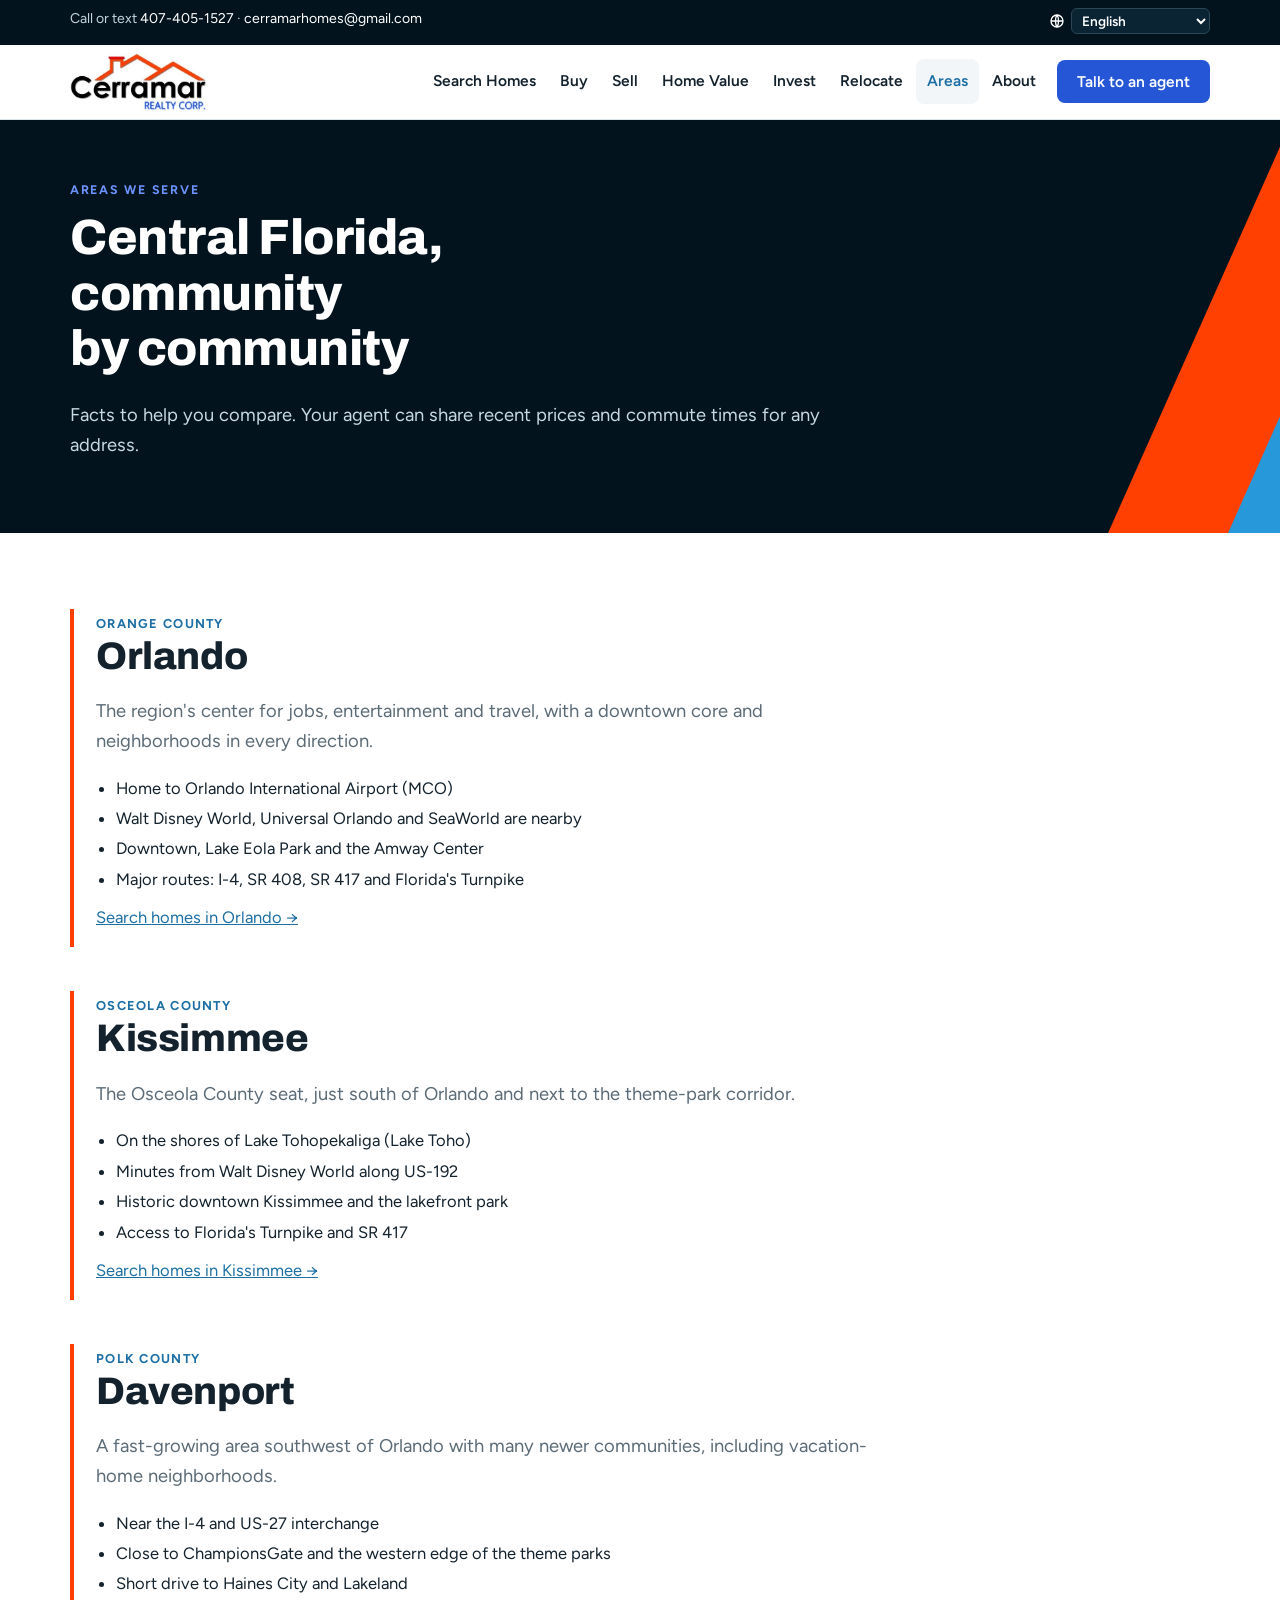
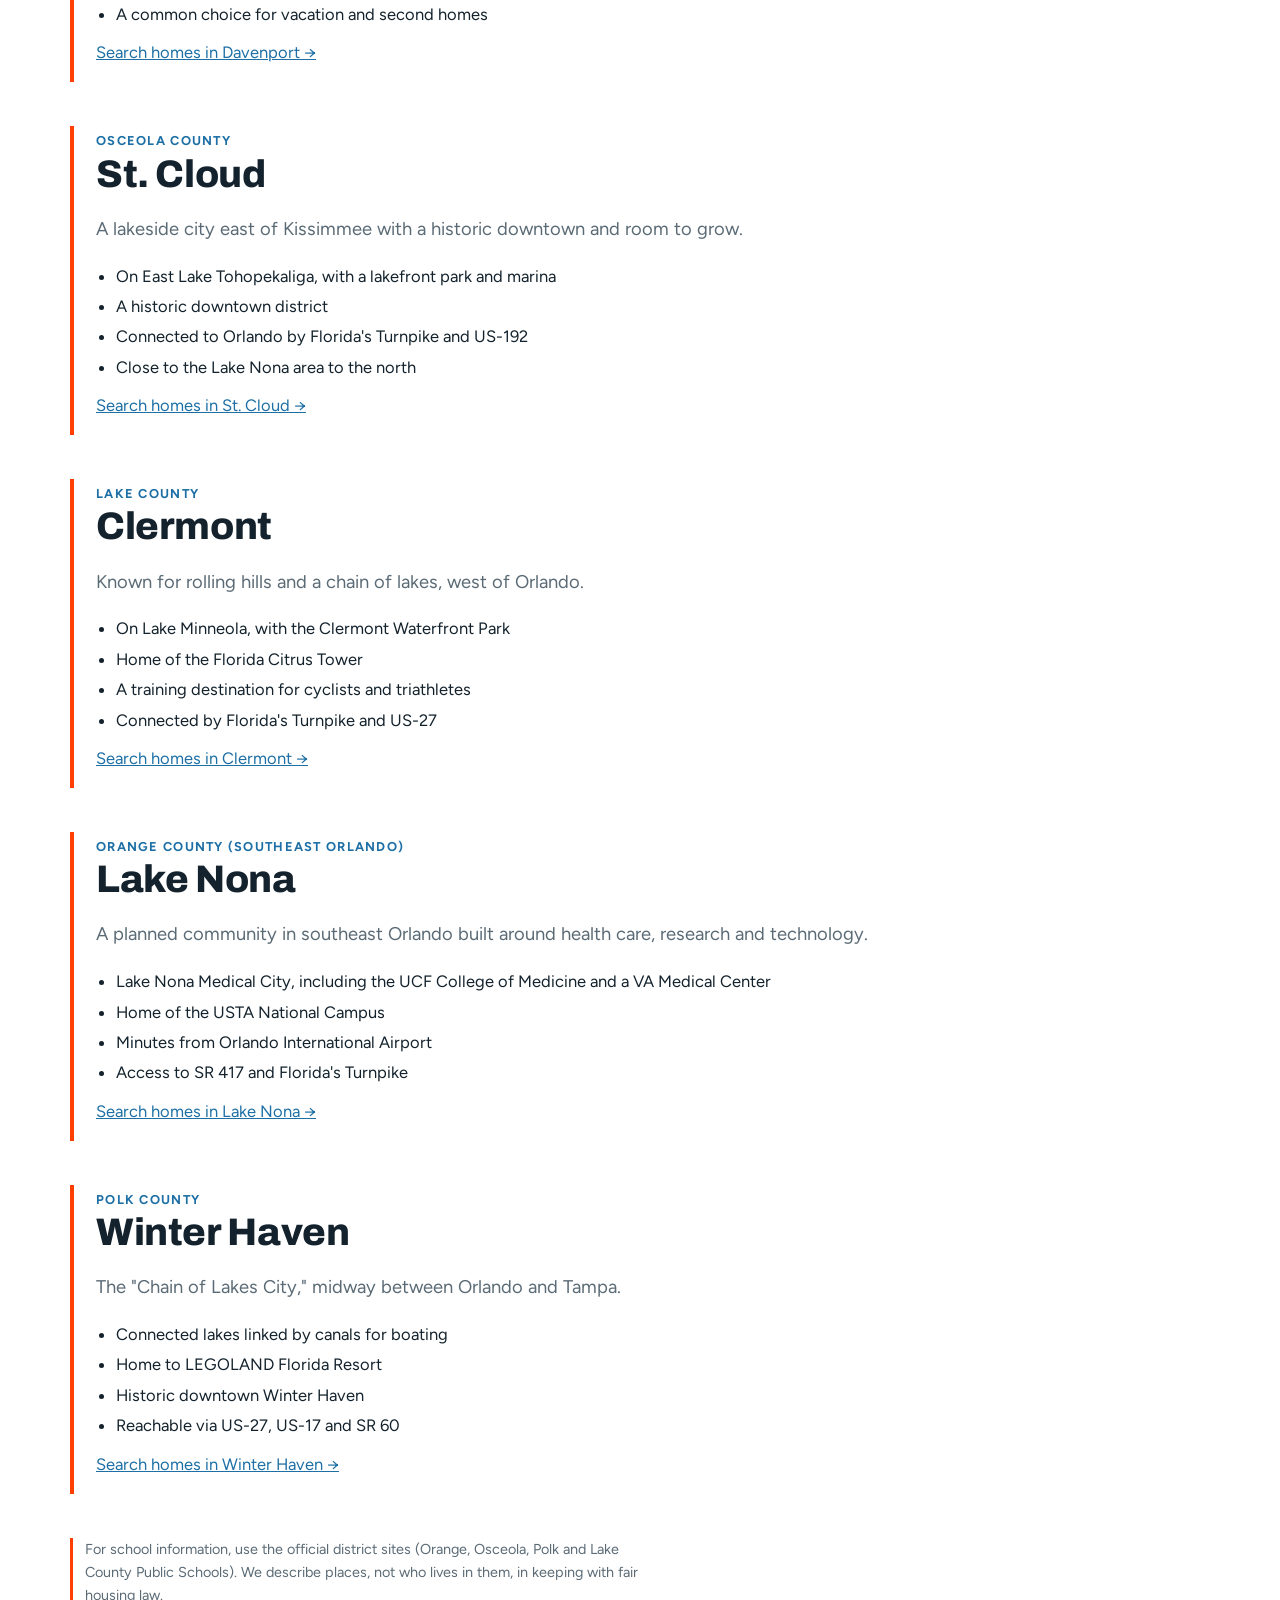
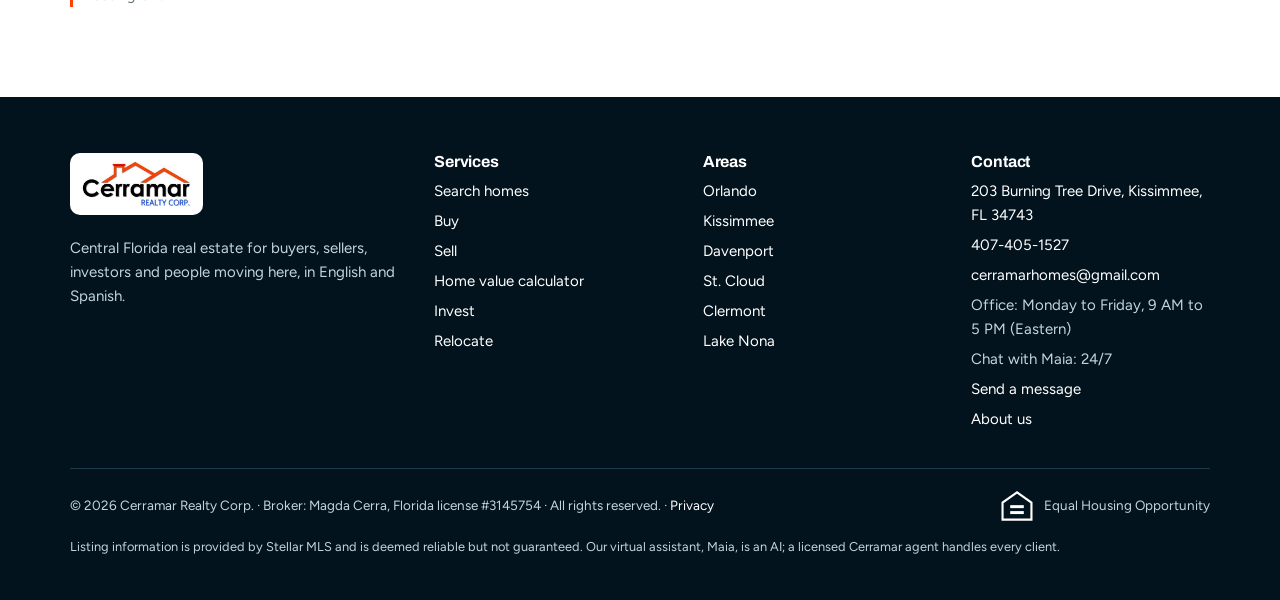
<file: areas.html>
<!doctype html>
<html lang="en">
<head>
<meta charset="utf-8">
<meta name="viewport" content="width=device-width, initial-scale=1, viewport-fit=cover">
<title>Areas We Serve | Cerramar Realty Corp.</title>
<meta name="description" content="Orlando, Kissimmee, Davenport, St. Cloud, Clermont, Lake Nona and Winter Haven.">
<link rel="alternate" hreflang="en" href="https://cerramarhomes.com/">
<link rel="alternate" hreflang="es" href="https://cerramarhomes.com/es/">
<link rel="preconnect" href="https://fonts.googleapis.com"><link rel="preconnect" href="https://fonts.gstatic.com" crossorigin><link rel="stylesheet" href="https://fonts.googleapis.com/css2?family=Archivo:wght@600;700;800&family=Figtree:wght@400;600;700&display=swap">
<link rel="stylesheet" href="assets/styles.css?v=9bccaf1d">
<link rel="icon" href="assets/favicon.svg" type="image/svg+xml">
<script type="application/ld+json">{"@context":"https://schema.org","@type":"RealEstateAgent","name":"Cerramar Realty Corp.","url":"https://cerramarhomes.com/","logo":"https://cerramarhomes.com/assets/logo.jpg","image":"https://cerramarhomes.com/assets/magda.jpg","telephone":"+1-407-405-1527","email":"cerramarhomes@gmail.com","address":{"@type":"PostalAddress","streetAddress":"203 Burning Tree Drive","addressLocality":"Kissimmee","addressRegion":"FL","postalCode":"34743","addressCountry":"US"},"openingHoursSpecification":[{"@type":"OpeningHoursSpecification","dayOfWeek":["Monday","Tuesday","Wednesday","Thursday","Friday"],"opens":"09:00","closes":"17:00"}],"areaServed":"Central Florida","knowsLanguage":["en","es"]}</script>
</head>
<body>
<div class="topbar"><div class="wrap">
  <span>Call or text <a href="tel:+14074051527">407-405-1527</a> · <a href="mailto:cerramarhomes@gmail.com">cerramarhomes@gmail.com</a></span>
  <span class="lang"><label class="lang-pick"><svg viewBox="0 0 24 24" fill="none" stroke="currentColor" stroke-width="2" aria-hidden="true"><circle cx="12" cy="12" r="9"/><path d="M3 12h18M12 3c3 3.5 3 14.5 0 18M12 3c-3 3.5-3 14.5 0 18"/></svg><span class="sr-only">Language</span><select id="lang-select" data-current="en" aria-label="Language"><option value="en">English</option><option value="es">Español</option></select></label></span>
</div></div>
<header class="site"><div class="wrap">
  <a class="logo" href="index.html" aria-label="Cerramar Realty Corp. home"><img class="logo-img" src="assets/logo.jpg?v=e2faa82b" alt="Cerramar Realty Corp." width="520" height="220"></a>
  <button class="menu-btn" type="button" aria-expanded="false" aria-controls="mainnav">Menu</button>
  <nav class="main" id="mainnav" aria-label="Main"><a href="search.html">Search Homes</a><a href="buy.html">Buy</a><a href="sell.html">Sell</a><a href="home-value.html">Home Value</a><a href="invest.html">Invest</a><a href="relocate.html">Relocate</a><a href="areas.html" aria-current="page">Areas</a><a href="about.html">About</a><a class="btn btn-orange" href="contact.html">Talk to an agent</a></nav>
</div></header>
<main>
<section class="page-hero"><div class="wrap"><span class="eyebrow">Areas we serve</span><h1>Central Florida, community by community</h1>
<p class="lead">Facts to help you compare. Your agent can share recent prices and commute times for any address.</p></div></section>
<section><div class="wrap"><div class="grid" style="gap:44px"><article class="area-detail" id="orlando"><span class="county">Orange County</span><h2>Orlando</h2><p class="lead">The region's center for jobs, entertainment and travel, with a downtown core and neighborhoods in every direction.</p>
<ul class="facts"><li>Home to Orlando International Airport (MCO)</li><li>Walt Disney World, Universal Orlando and SeaWorld are nearby</li><li>Downtown, Lake Eola Park and the Amway Center</li><li>Major routes: I-4, SR 408, SR 417 and Florida's Turnpike</li></ul>
<p style="margin-top:12px"><a href="search.html?area=Orlando">Search homes in Orlando →</a></p></article><article class="area-detail" id="kissimmee"><span class="county">Osceola County</span><h2>Kissimmee</h2><p class="lead">The Osceola County seat, just south of Orlando and next to the theme-park corridor.</p>
<ul class="facts"><li>On the shores of Lake Tohopekaliga (Lake Toho)</li><li>Minutes from Walt Disney World along US-192</li><li>Historic downtown Kissimmee and the lakefront park</li><li>Access to Florida's Turnpike and SR 417</li></ul>
<p style="margin-top:12px"><a href="search.html?area=Kissimmee">Search homes in Kissimmee →</a></p></article><article class="area-detail" id="davenport"><span class="county">Polk County</span><h2>Davenport</h2><p class="lead">A fast-growing area southwest of Orlando with many newer communities, including vacation-home neighborhoods.</p>
<ul class="facts"><li>Near the I-4 and US-27 interchange</li><li>Close to ChampionsGate and the western edge of the theme parks</li><li>Short drive to Haines City and Lakeland</li><li>A common choice for vacation and second homes</li></ul>
<p style="margin-top:12px"><a href="search.html?area=Davenport">Search homes in Davenport →</a></p></article><article class="area-detail" id="st-cloud"><span class="county">Osceola County</span><h2>St. Cloud</h2><p class="lead">A lakeside city east of Kissimmee with a historic downtown and room to grow.</p>
<ul class="facts"><li>On East Lake Tohopekaliga, with a lakefront park and marina</li><li>A historic downtown district</li><li>Connected to Orlando by Florida's Turnpike and US-192</li><li>Close to the Lake Nona area to the north</li></ul>
<p style="margin-top:12px"><a href="search.html?area=St.%20Cloud">Search homes in St. Cloud →</a></p></article><article class="area-detail" id="clermont"><span class="county">Lake County</span><h2>Clermont</h2><p class="lead">Known for rolling hills and a chain of lakes, west of Orlando.</p>
<ul class="facts"><li>On Lake Minneola, with the Clermont Waterfront Park</li><li>Home of the Florida Citrus Tower</li><li>A training destination for cyclists and triathletes</li><li>Connected by Florida's Turnpike and US-27</li></ul>
<p style="margin-top:12px"><a href="search.html?area=Clermont">Search homes in Clermont →</a></p></article><article class="area-detail" id="lake-nona"><span class="county">Orange County (southeast Orlando)</span><h2>Lake Nona</h2><p class="lead">A planned community in southeast Orlando built around health care, research and technology.</p>
<ul class="facts"><li>Lake Nona Medical City, including the UCF College of Medicine and a VA Medical Center</li><li>Home of the USTA National Campus</li><li>Minutes from Orlando International Airport</li><li>Access to SR 417 and Florida's Turnpike</li></ul>
<p style="margin-top:12px"><a href="search.html?area=Lake%20Nona">Search homes in Lake Nona →</a></p></article><article class="area-detail" id="winter-haven"><span class="county">Polk County</span><h2>Winter Haven</h2><p class="lead">The "Chain of Lakes City," midway between Orlando and Tampa.</p>
<ul class="facts"><li>Connected lakes linked by canals for boating</li><li>Home to LEGOLAND Florida Resort</li><li>Historic downtown Winter Haven</li><li>Reachable via US-27, US-17 and SR 60</li></ul>
<p style="margin-top:12px"><a href="search.html?area=Winter%20Haven">Search homes in Winter Haven →</a></p></article></div>
<p class="note" style="margin-top:44px">For school information, use the official district sites (Orange, Osceola, Polk and Lake County Public Schools). We describe places, not who lives in them, in keeping with fair housing law.</p></div></section>
</main>
<footer class="site"><div class="wrap">
  <div class="foot-grid">
    <div>
      <a class="logo foot-logo" href="index.html"><img class="logo-img" src="assets/logo.jpg?v=e2faa82b" alt="Cerramar Realty Corp." width="520" height="220" loading="lazy"></a>
      <p style="margin-top:14px">Central Florida real estate for buyers, sellers, investors and people moving here, in English and Spanish.</p>
    </div>
    <div><h3>Services</h3><ul>
      <li><a href="search.html">Search homes</a></li><li><a href="buy.html">Buy</a></li>
      <li><a href="sell.html">Sell</a></li><li><a href="home-value.html">Home value calculator</a></li><li><a href="invest.html">Invest</a></li>
      <li><a href="relocate.html">Relocate</a></li></ul></div>
    <div><h3>Areas</h3><ul><li><a href="areas.html#orlando">Orlando</a></li><li><a href="areas.html#kissimmee">Kissimmee</a></li><li><a href="areas.html#davenport">Davenport</a></li><li><a href="areas.html#st-cloud">St. Cloud</a></li><li><a href="areas.html#clermont">Clermont</a></li><li><a href="areas.html#lake-nona">Lake Nona</a></li></ul></div>
    <div><h3>Contact</h3><ul>
      <li><a href="https://www.google.com/maps/search/?api=1&query=203+Burning+Tree+Drive+Kissimmee+FL+34743" target="_blank" rel="noopener">203 Burning Tree Drive, Kissimmee, FL 34743</a></li>
      <li><a href="tel:+14074051527">407-405-1527</a></li><li><a href="mailto:cerramarhomes@gmail.com">cerramarhomes@gmail.com</a></li>
      <li>Office: Monday to Friday, 9 AM to 5 PM (Eastern)</li>
      <li class="ai-live" hidden>Chat with Maia: 24/7</li>
      <li class="ai-phone" hidden>Calls &amp; texts: 24/7</li>
      <li><a href="contact.html">Send a message</a></li><li><a href="about.html">About us</a></li></ul></div>
  </div>
  <div class="legal">
    <span>© <span data-year>2026</span> Cerramar Realty Corp. · Broker: Magda Cerra, Florida license #3145754 · All rights reserved. · <a href="privacy.html">Privacy</a></span>
    <span class="eho"><svg viewBox="0 0 40 40" aria-hidden="true"><path d="M20 4 3 16v20h34V16z" fill="none" stroke="#fff" stroke-width="2.5"/>
<rect x="12" y="19" width="16" height="3.5" fill="#fff"/><rect x="12" y="26" width="16" height="3.5" fill="#fff"/></svg>Equal Housing Opportunity</span>
  </div>
  <p style="font-size:.8rem;margin-top:14px;max-width:none">Listing information is provided by Stellar MLS and is deemed reliable but not guaranteed. Our virtual assistant, Maia, is an AI; a licensed Cerramar agent handles every client.</p>
</div></footer>
<script src="assets/config.js?v=56bec95e"></script>
<script src="assets/site.js?v=d6e347b4" defer></script>
</body>
</html>
</file>
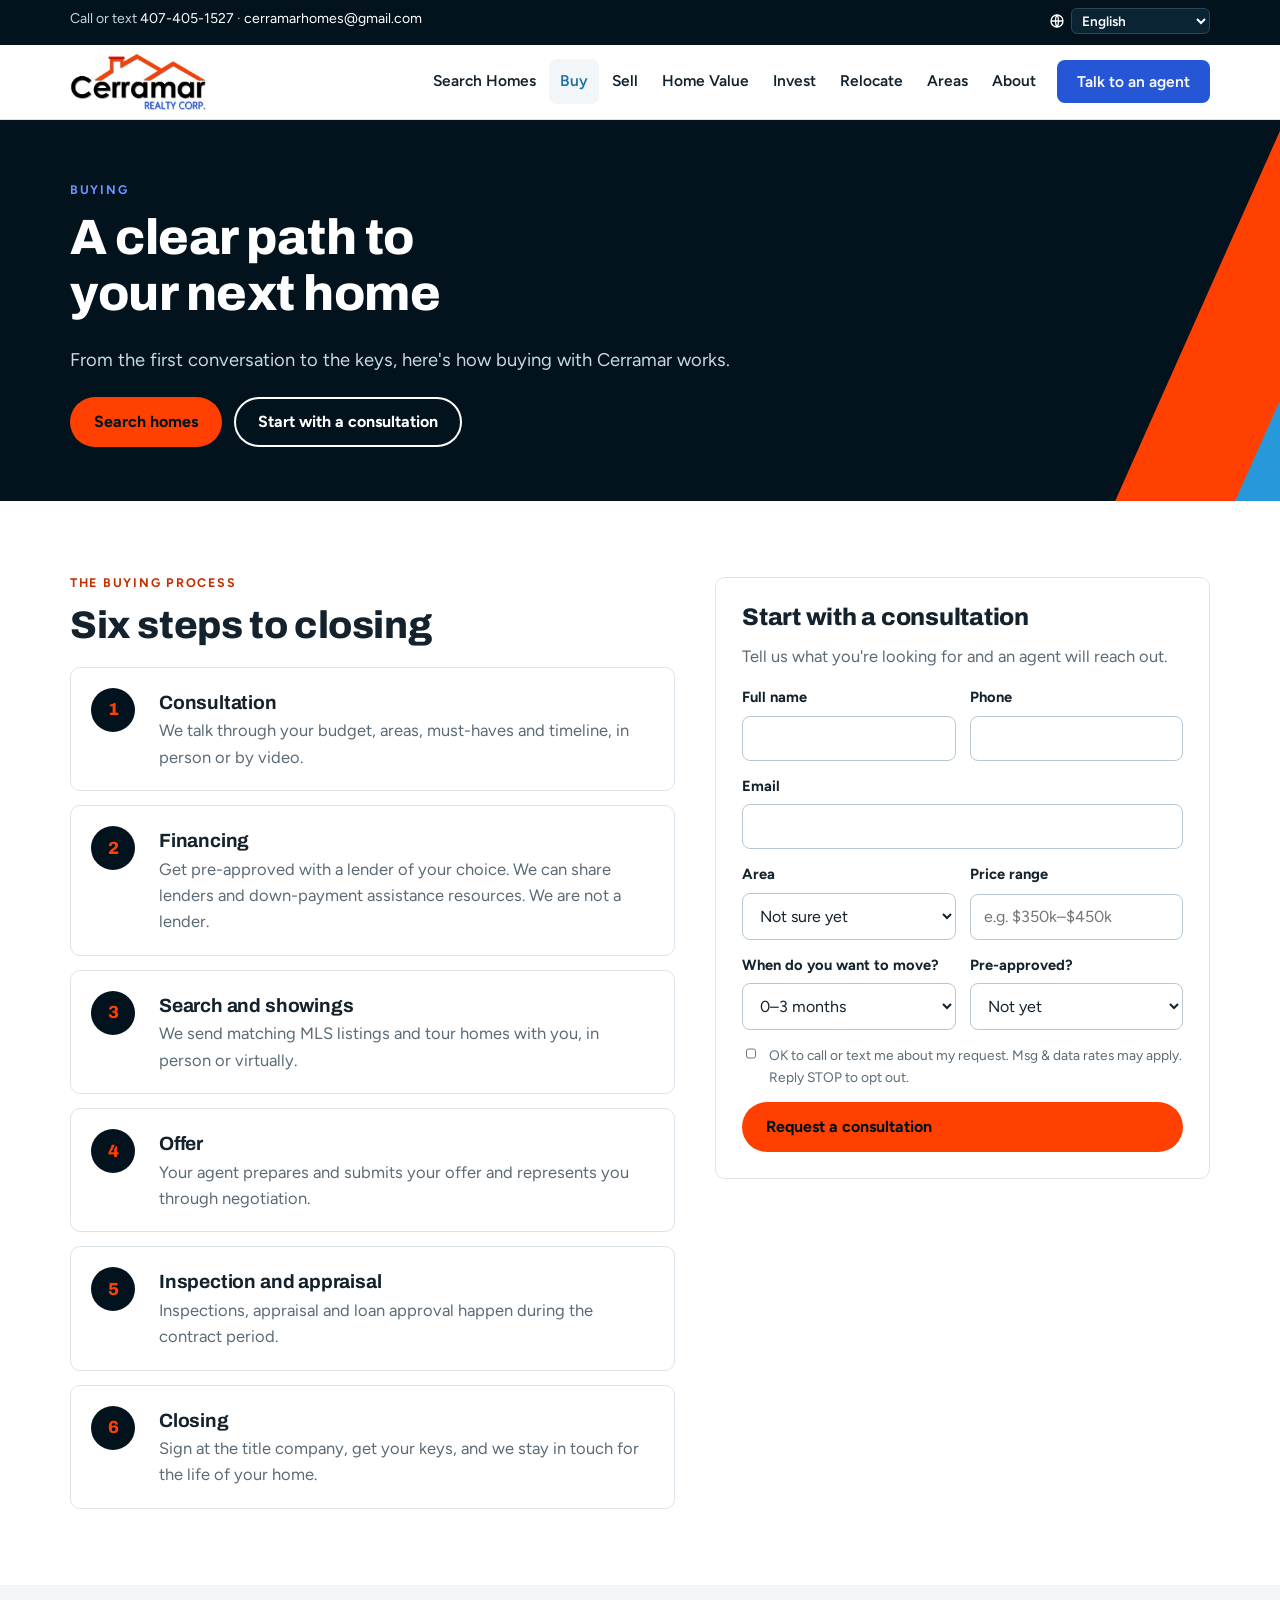
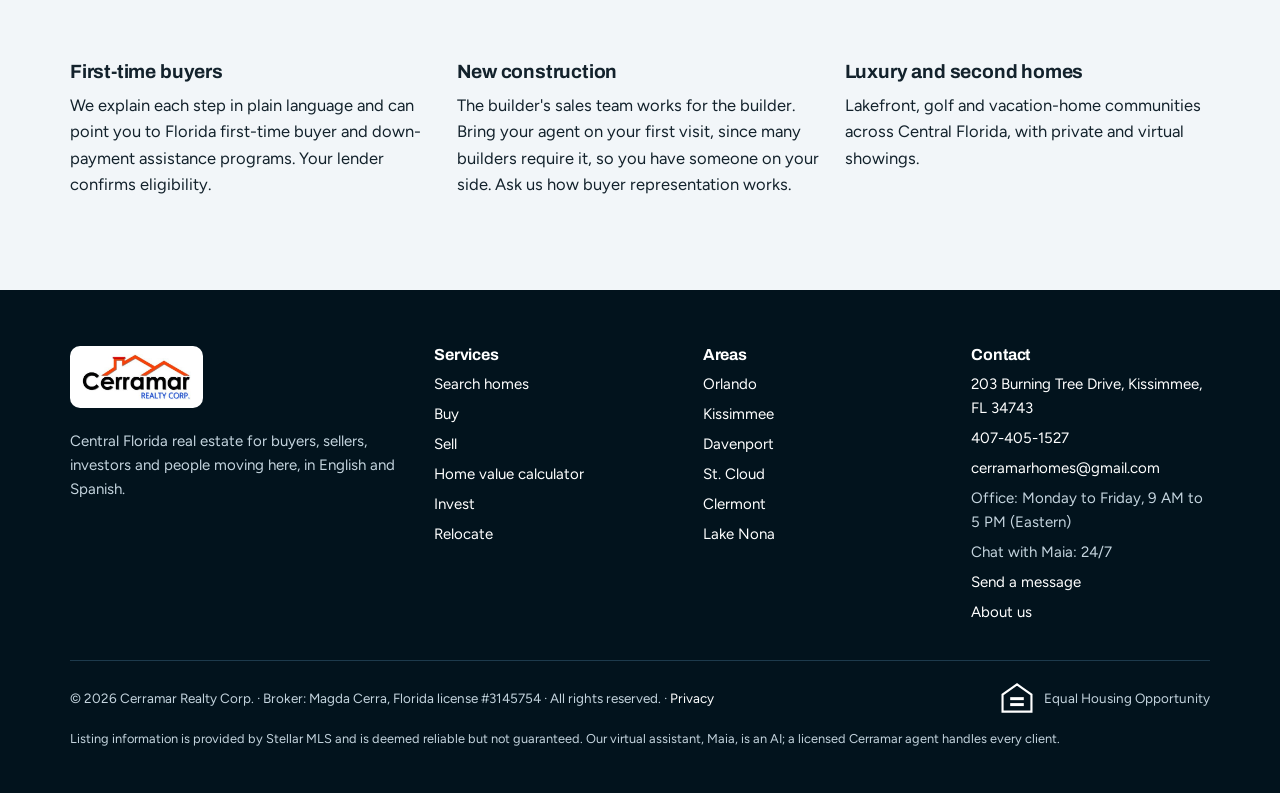
<file: buy.html>
<!doctype html>
<html lang="en">
<head>
<meta charset="utf-8">
<meta name="viewport" content="width=device-width, initial-scale=1, viewport-fit=cover">
<title>Buy a Home in Central Florida | Cerramar Realty Corp.</title>
<meta name="description" content="How buying a home with Cerramar Realty Corp. works.">
<link rel="alternate" hreflang="en" href="https://cerramarhomes.com/">
<link rel="alternate" hreflang="es" href="https://cerramarhomes.com/es/">
<link rel="preconnect" href="https://fonts.googleapis.com"><link rel="preconnect" href="https://fonts.gstatic.com" crossorigin><link rel="stylesheet" href="https://fonts.googleapis.com/css2?family=Archivo:wght@600;700;800&family=Figtree:wght@400;600;700&display=swap">
<link rel="stylesheet" href="assets/styles.css?v=9bccaf1d">
<link rel="icon" href="assets/favicon.svg" type="image/svg+xml">
<script type="application/ld+json">{"@context":"https://schema.org","@type":"RealEstateAgent","name":"Cerramar Realty Corp.","url":"https://cerramarhomes.com/","logo":"https://cerramarhomes.com/assets/logo.jpg","image":"https://cerramarhomes.com/assets/magda.jpg","telephone":"+1-407-405-1527","email":"cerramarhomes@gmail.com","address":{"@type":"PostalAddress","streetAddress":"203 Burning Tree Drive","addressLocality":"Kissimmee","addressRegion":"FL","postalCode":"34743","addressCountry":"US"},"openingHoursSpecification":[{"@type":"OpeningHoursSpecification","dayOfWeek":["Monday","Tuesday","Wednesday","Thursday","Friday"],"opens":"09:00","closes":"17:00"}],"areaServed":"Central Florida","knowsLanguage":["en","es"]}</script>
</head>
<body>
<div class="topbar"><div class="wrap">
  <span>Call or text <a href="tel:+14074051527">407-405-1527</a> · <a href="mailto:cerramarhomes@gmail.com">cerramarhomes@gmail.com</a></span>
  <span class="lang"><label class="lang-pick"><svg viewBox="0 0 24 24" fill="none" stroke="currentColor" stroke-width="2" aria-hidden="true"><circle cx="12" cy="12" r="9"/><path d="M3 12h18M12 3c3 3.5 3 14.5 0 18M12 3c-3 3.5-3 14.5 0 18"/></svg><span class="sr-only">Language</span><select id="lang-select" data-current="en" aria-label="Language"><option value="en">English</option><option value="es">Español</option></select></label></span>
</div></div>
<header class="site"><div class="wrap">
  <a class="logo" href="index.html" aria-label="Cerramar Realty Corp. home"><img class="logo-img" src="assets/logo.jpg?v=e2faa82b" alt="Cerramar Realty Corp." width="520" height="220"></a>
  <button class="menu-btn" type="button" aria-expanded="false" aria-controls="mainnav">Menu</button>
  <nav class="main" id="mainnav" aria-label="Main"><a href="search.html">Search Homes</a><a href="buy.html" aria-current="page">Buy</a><a href="sell.html">Sell</a><a href="home-value.html">Home Value</a><a href="invest.html">Invest</a><a href="relocate.html">Relocate</a><a href="areas.html">Areas</a><a href="about.html">About</a><a class="btn btn-orange" href="contact.html">Talk to an agent</a></nav>
</div></header>
<main>
<section class="page-hero"><div class="wrap"><span class="eyebrow">Buying</span><h1>A clear path to your next home</h1>
<p class="lead">From the first conversation to the keys, here's how buying with Cerramar works.</p><div class="btns" style="margin-top:22px"><a class="btn btn-orange" href="search.html">Search homes</a><a class="btn btn-ghost" href="#start" style="color:#fff">Start with a consultation</a></div></div></section>
<section><div class="wrap split" style="align-items:start">
<div><span class="eyebrow">The buying process</span><h2>Six steps to closing</h2>
<ol class="steps" style="margin-top:20px">
<li><div><h3>Consultation</h3><p>We talk through your budget, areas, must-haves and timeline, in person or by video.</p></div></li>
<li><div><h3>Financing</h3><p>Get pre-approved with a lender of your choice. We can share lenders and down-payment assistance resources. We are not a lender.</p></div></li>
<li><div><h3>Search and showings</h3><p>We send matching MLS listings and tour homes with you, in person or virtually.</p></div></li>
<li><div><h3>Offer</h3><p>Your agent prepares and submits your offer and represents you through negotiation.</p></div></li>
<li><div><h3>Inspection and appraisal</h3><p>Inspections, appraisal and loan approval happen during the contract period.</p></div></li>
<li><div><h3>Closing</h3><p>Sign at the title company, get your keys, and we stay in touch for the life of your home.</p></div></li>
</ol></div>
<div class="card" id="start" style="position:sticky;top:110px"><h2 style="font-size:1.5rem">Start with a consultation</h2>
<p style="color:var(--muted)">Tell us what you're looking for and an agent will reach out.</p>
<form class="lead-form" novalidate>
<input type="hidden" name="form" value="Buyer consultation">
<label class="hp" aria-hidden="true">Leave empty<input name="website" tabindex="-1" autocomplete="off"></label>
<div class="row2"><label>Full name<input name="name" autocomplete="name" required></label>
<label>Phone<input name="phone" type="tel" autocomplete="tel"></label></div>
<label>Email<input name="email" type="email" autocomplete="email"></label><input type="hidden" name="lead_type" value="buyer">
<div class="row2"><label>Area<select name="area"><option value="">Not sure yet</option><option>Orlando</option><option>Kissimmee</option><option>Davenport</option><option>St. Cloud</option><option>Clermont</option><option>Lake Nona</option><option>Winter Haven</option></select></label>
<label>Price range<input name="budget" placeholder="e.g. $350k–$450k"></label></div>
<div class="row2"><label>When do you want to move?<select name="timeline"><option>0–3 months</option><option>3–6 months</option><option>6–12 months</option><option>Just exploring</option></select></label>
<label>Pre-approved?<select name="message"><option>Not yet</option><option>Yes, pre-approved</option><option>Paying cash</option></select></label></div>
<label class="check"><input type="checkbox" name="consent" value="1"> OK to call or text me about my request. Msg &amp; data rates may apply. Reply STOP to opt out.</label>
<button class="btn btn-orange" type="submit">Request a consultation</button>
<p class="form-msg" role="status" hidden></p>
</form>
</div></div></section>
<section class="mist"><div class="wrap grid g3">
<div><h3>First-time buyers</h3><p>We explain each step in plain language and can point you to Florida first-time buyer and down-payment assistance programs. Your lender confirms eligibility.</p></div>
<div><h3>New construction</h3><p>The builder's sales team works for the builder. Bring your agent on your first visit, since many builders require it, so you have someone on your side. Ask us how buyer representation works.</p></div>
<div><h3>Luxury and second homes</h3><p>Lakefront, golf and vacation-home communities across Central Florida, with private and virtual showings.</p></div>
</div></section>
</main>
<footer class="site"><div class="wrap">
  <div class="foot-grid">
    <div>
      <a class="logo foot-logo" href="index.html"><img class="logo-img" src="assets/logo.jpg?v=e2faa82b" alt="Cerramar Realty Corp." width="520" height="220" loading="lazy"></a>
      <p style="margin-top:14px">Central Florida real estate for buyers, sellers, investors and people moving here, in English and Spanish.</p>
    </div>
    <div><h3>Services</h3><ul>
      <li><a href="search.html">Search homes</a></li><li><a href="buy.html">Buy</a></li>
      <li><a href="sell.html">Sell</a></li><li><a href="home-value.html">Home value calculator</a></li><li><a href="invest.html">Invest</a></li>
      <li><a href="relocate.html">Relocate</a></li></ul></div>
    <div><h3>Areas</h3><ul><li><a href="areas.html#orlando">Orlando</a></li><li><a href="areas.html#kissimmee">Kissimmee</a></li><li><a href="areas.html#davenport">Davenport</a></li><li><a href="areas.html#st-cloud">St. Cloud</a></li><li><a href="areas.html#clermont">Clermont</a></li><li><a href="areas.html#lake-nona">Lake Nona</a></li></ul></div>
    <div><h3>Contact</h3><ul>
      <li><a href="https://www.google.com/maps/search/?api=1&query=203+Burning+Tree+Drive+Kissimmee+FL+34743" target="_blank" rel="noopener">203 Burning Tree Drive, Kissimmee, FL 34743</a></li>
      <li><a href="tel:+14074051527">407-405-1527</a></li><li><a href="mailto:cerramarhomes@gmail.com">cerramarhomes@gmail.com</a></li>
      <li>Office: Monday to Friday, 9 AM to 5 PM (Eastern)</li>
      <li class="ai-live" hidden>Chat with Maia: 24/7</li>
      <li class="ai-phone" hidden>Calls &amp; texts: 24/7</li>
      <li><a href="contact.html">Send a message</a></li><li><a href="about.html">About us</a></li></ul></div>
  </div>
  <div class="legal">
    <span>© <span data-year>2026</span> Cerramar Realty Corp. · Broker: Magda Cerra, Florida license #3145754 · All rights reserved. · <a href="privacy.html">Privacy</a></span>
    <span class="eho"><svg viewBox="0 0 40 40" aria-hidden="true"><path d="M20 4 3 16v20h34V16z" fill="none" stroke="#fff" stroke-width="2.5"/>
<rect x="12" y="19" width="16" height="3.5" fill="#fff"/><rect x="12" y="26" width="16" height="3.5" fill="#fff"/></svg>Equal Housing Opportunity</span>
  </div>
  <p style="font-size:.8rem;margin-top:14px;max-width:none">Listing information is provided by Stellar MLS and is deemed reliable but not guaranteed. Our virtual assistant, Maia, is an AI; a licensed Cerramar agent handles every client.</p>
</div></footer>
<script src="assets/config.js?v=56bec95e"></script>
<script src="assets/site.js?v=d6e347b4" defer></script>
</body>
</html>
</file>
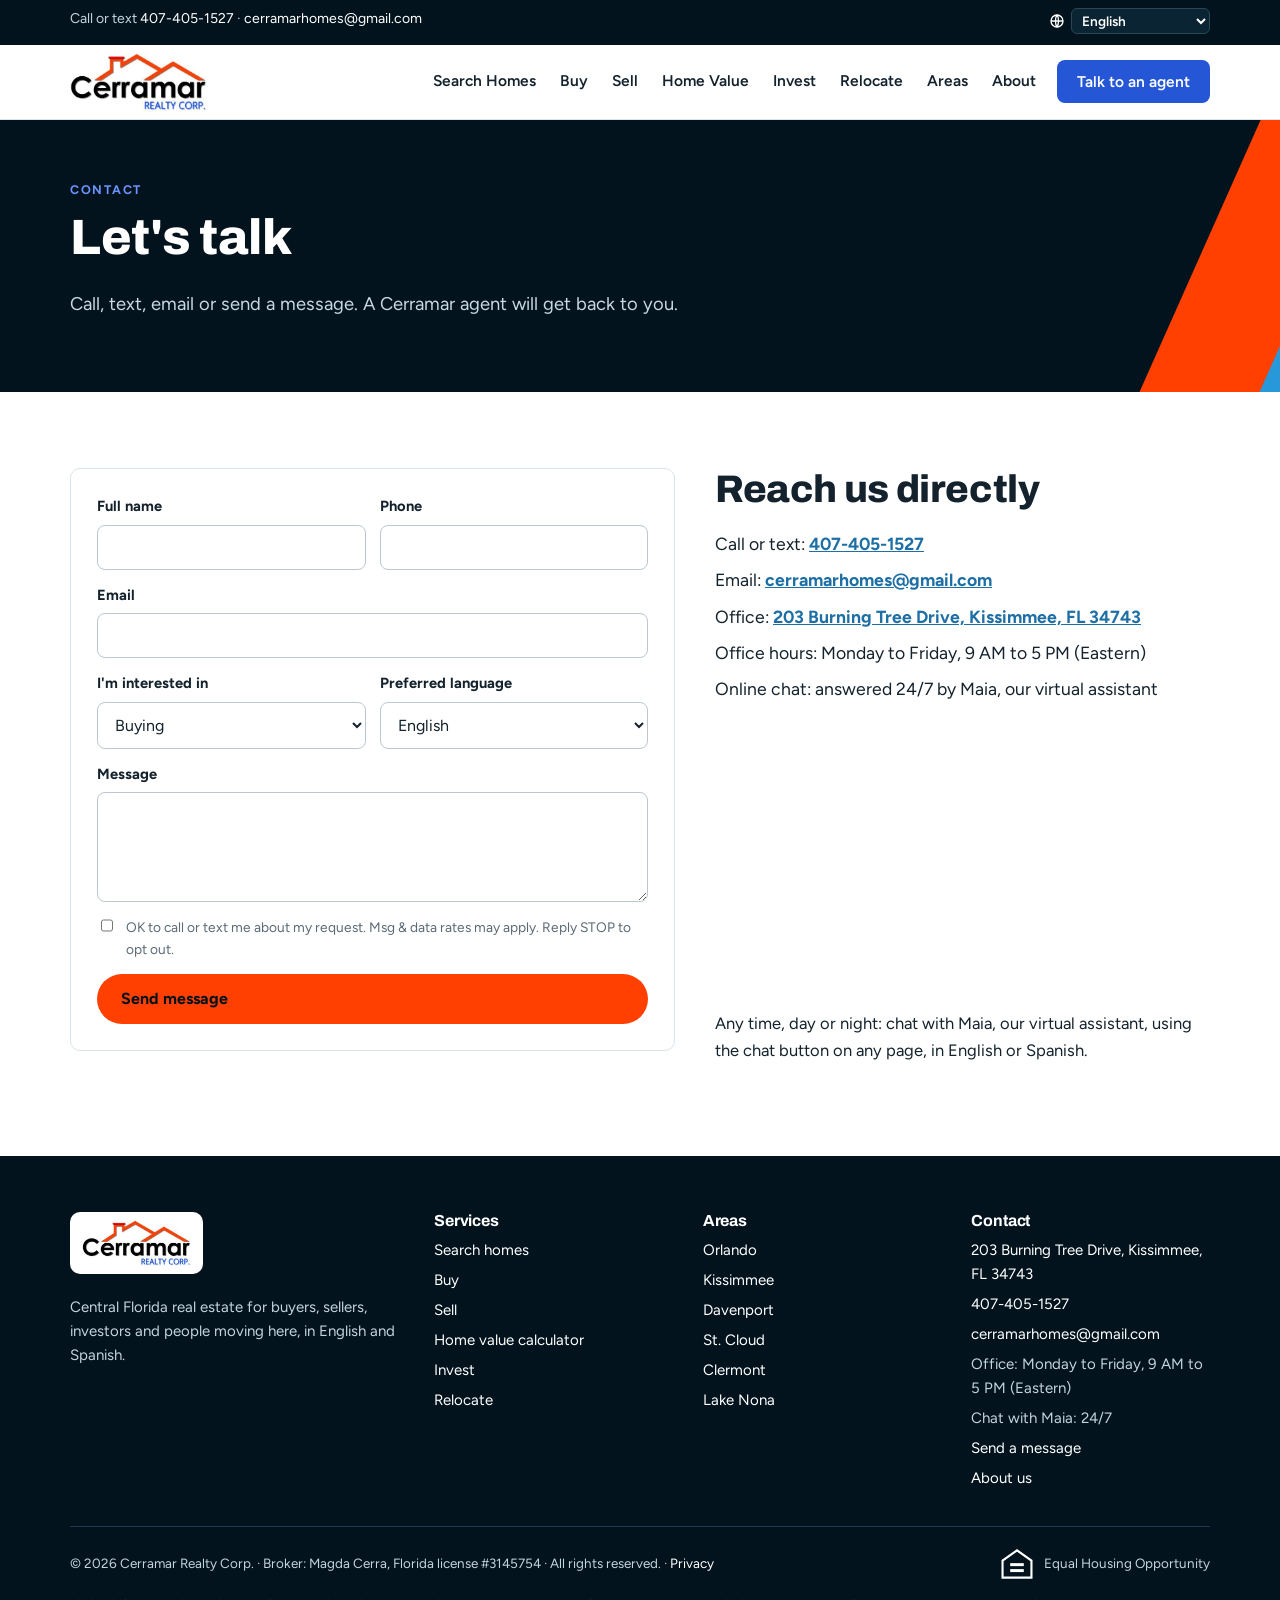
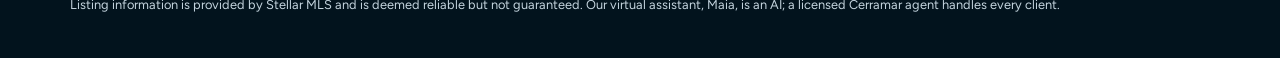
<file: contact.html>
<!doctype html>
<html lang="en">
<head>
<meta charset="utf-8">
<meta name="viewport" content="width=device-width, initial-scale=1, viewport-fit=cover">
<title>Contact | Cerramar Realty Corp.</title>
<meta name="description" content="Contact Cerramar Realty Corp.">
<link rel="alternate" hreflang="en" href="https://cerramarhomes.com/">
<link rel="alternate" hreflang="es" href="https://cerramarhomes.com/es/">
<link rel="preconnect" href="https://fonts.googleapis.com"><link rel="preconnect" href="https://fonts.gstatic.com" crossorigin><link rel="stylesheet" href="https://fonts.googleapis.com/css2?family=Archivo:wght@600;700;800&family=Figtree:wght@400;600;700&display=swap">
<link rel="stylesheet" href="assets/styles.css?v=9bccaf1d">
<link rel="icon" href="assets/favicon.svg" type="image/svg+xml">
<script type="application/ld+json">{"@context":"https://schema.org","@type":"RealEstateAgent","name":"Cerramar Realty Corp.","url":"https://cerramarhomes.com/","logo":"https://cerramarhomes.com/assets/logo.jpg","image":"https://cerramarhomes.com/assets/magda.jpg","telephone":"+1-407-405-1527","email":"cerramarhomes@gmail.com","address":{"@type":"PostalAddress","streetAddress":"203 Burning Tree Drive","addressLocality":"Kissimmee","addressRegion":"FL","postalCode":"34743","addressCountry":"US"},"openingHoursSpecification":[{"@type":"OpeningHoursSpecification","dayOfWeek":["Monday","Tuesday","Wednesday","Thursday","Friday"],"opens":"09:00","closes":"17:00"}],"areaServed":"Central Florida","knowsLanguage":["en","es"]}</script>
</head>
<body>
<div class="topbar"><div class="wrap">
  <span>Call or text <a href="tel:+14074051527">407-405-1527</a> · <a href="mailto:cerramarhomes@gmail.com">cerramarhomes@gmail.com</a></span>
  <span class="lang"><label class="lang-pick"><svg viewBox="0 0 24 24" fill="none" stroke="currentColor" stroke-width="2" aria-hidden="true"><circle cx="12" cy="12" r="9"/><path d="M3 12h18M12 3c3 3.5 3 14.5 0 18M12 3c-3 3.5-3 14.5 0 18"/></svg><span class="sr-only">Language</span><select id="lang-select" data-current="en" aria-label="Language"><option value="en">English</option><option value="es">Español</option></select></label></span>
</div></div>
<header class="site"><div class="wrap">
  <a class="logo" href="index.html" aria-label="Cerramar Realty Corp. home"><img class="logo-img" src="assets/logo.jpg?v=e2faa82b" alt="Cerramar Realty Corp." width="520" height="220"></a>
  <button class="menu-btn" type="button" aria-expanded="false" aria-controls="mainnav">Menu</button>
  <nav class="main" id="mainnav" aria-label="Main"><a href="search.html">Search Homes</a><a href="buy.html">Buy</a><a href="sell.html">Sell</a><a href="home-value.html">Home Value</a><a href="invest.html">Invest</a><a href="relocate.html">Relocate</a><a href="areas.html">Areas</a><a href="about.html">About</a><a class="btn btn-orange" href="contact.html">Talk to an agent</a></nav>
</div></header>
<main>
<section class="page-hero"><div class="wrap"><span class="eyebrow">Contact</span><h1>Let's talk</h1>
<p class="lead">Call, text, email or send a message. A Cerramar agent will get back to you.</p></div></section>
<section><div class="wrap split" style="align-items:start">
<div class="card"><form class="lead-form" novalidate>
<input type="hidden" name="form" value="Contact form">
<label class="hp" aria-hidden="true">Leave empty<input name="website" tabindex="-1" autocomplete="off"></label>
<div class="row2"><label>Full name<input name="name" autocomplete="name" required></label>
<label>Phone<input name="phone" type="tel" autocomplete="tel"></label></div>
<label>Email<input name="email" type="email" autocomplete="email"></label><div class="row2"><label>I'm interested in<select name="lead_type"><option value="buyer">Buying</option><option value="seller">Selling</option><option value="investor">Investing</option><option value="renter">Renting</option><option value="relocation">Relocating</option><option value="other">Something else</option></select></label>
<label>Preferred language<select name="language"><option>English</option><option>Spanish</option></select></label></div>
<label>Message<textarea name="message"></textarea></label>
<label class="check"><input type="checkbox" name="consent" value="1"> OK to call or text me about my request. Msg &amp; data rates may apply. Reply STOP to opt out.</label>
<button class="btn btn-orange" type="submit">Send message</button>
<p class="form-msg" role="status" hidden></p>
</form></div>
<div><h2>Reach us directly</h2><ul class="contact-lines" style="font-size:1.1rem">
<li>Call or text: <a href="tel:+14074051527">407-405-1527</a></li><li>Email: <a href="mailto:cerramarhomes@gmail.com">cerramarhomes@gmail.com</a></li>
<li>Office: <a href="https://www.google.com/maps/search/?api=1&query=203+Burning+Tree+Drive+Kissimmee+FL+34743" target="_blank" rel="noopener">203 Burning Tree Drive, Kissimmee, FL 34743</a></li><li>Office hours: Monday to Friday, 9 AM to 5 PM (Eastern)</li><li class="ai-live" hidden>Online chat: answered 24/7 by Maia, our virtual assistant</li><li class="ai-phone" hidden>Calls &amp; texts: answered 24/7 by Gabriel, our virtual phone assistant</li></ul>
<iframe class="map" title="Map to the Cerramar office" loading="lazy" src="https://www.google.com/maps?q=203+Burning+Tree+Drive+Kissimmee+FL+34743&output=embed"></iframe>
<p class="ai-live" hidden style="margin-top:20px">Any time, day or night: chat with Maia, our virtual assistant, using the chat button on any page, in English or Spanish.</p>
<p class="ai-phone" hidden>Or call or text us any time and Gabriel, our virtual phone assistant, will help you.</p></div>
</div></section>
</main>
<footer class="site"><div class="wrap">
  <div class="foot-grid">
    <div>
      <a class="logo foot-logo" href="index.html"><img class="logo-img" src="assets/logo.jpg?v=e2faa82b" alt="Cerramar Realty Corp." width="520" height="220" loading="lazy"></a>
      <p style="margin-top:14px">Central Florida real estate for buyers, sellers, investors and people moving here, in English and Spanish.</p>
    </div>
    <div><h3>Services</h3><ul>
      <li><a href="search.html">Search homes</a></li><li><a href="buy.html">Buy</a></li>
      <li><a href="sell.html">Sell</a></li><li><a href="home-value.html">Home value calculator</a></li><li><a href="invest.html">Invest</a></li>
      <li><a href="relocate.html">Relocate</a></li></ul></div>
    <div><h3>Areas</h3><ul><li><a href="areas.html#orlando">Orlando</a></li><li><a href="areas.html#kissimmee">Kissimmee</a></li><li><a href="areas.html#davenport">Davenport</a></li><li><a href="areas.html#st-cloud">St. Cloud</a></li><li><a href="areas.html#clermont">Clermont</a></li><li><a href="areas.html#lake-nona">Lake Nona</a></li></ul></div>
    <div><h3>Contact</h3><ul>
      <li><a href="https://www.google.com/maps/search/?api=1&query=203+Burning+Tree+Drive+Kissimmee+FL+34743" target="_blank" rel="noopener">203 Burning Tree Drive, Kissimmee, FL 34743</a></li>
      <li><a href="tel:+14074051527">407-405-1527</a></li><li><a href="mailto:cerramarhomes@gmail.com">cerramarhomes@gmail.com</a></li>
      <li>Office: Monday to Friday, 9 AM to 5 PM (Eastern)</li>
      <li class="ai-live" hidden>Chat with Maia: 24/7</li>
      <li class="ai-phone" hidden>Calls &amp; texts: 24/7</li>
      <li><a href="contact.html">Send a message</a></li><li><a href="about.html">About us</a></li></ul></div>
  </div>
  <div class="legal">
    <span>© <span data-year>2026</span> Cerramar Realty Corp. · Broker: Magda Cerra, Florida license #3145754 · All rights reserved. · <a href="privacy.html">Privacy</a></span>
    <span class="eho"><svg viewBox="0 0 40 40" aria-hidden="true"><path d="M20 4 3 16v20h34V16z" fill="none" stroke="#fff" stroke-width="2.5"/>
<rect x="12" y="19" width="16" height="3.5" fill="#fff"/><rect x="12" y="26" width="16" height="3.5" fill="#fff"/></svg>Equal Housing Opportunity</span>
  </div>
  <p style="font-size:.8rem;margin-top:14px;max-width:none">Listing information is provided by Stellar MLS and is deemed reliable but not guaranteed. Our virtual assistant, Maia, is an AI; a licensed Cerramar agent handles every client.</p>
</div></footer>
<script src="assets/config.js?v=56bec95e"></script>
<script src="assets/site.js?v=d6e347b4" defer></script>
</body>
</html>
</file>
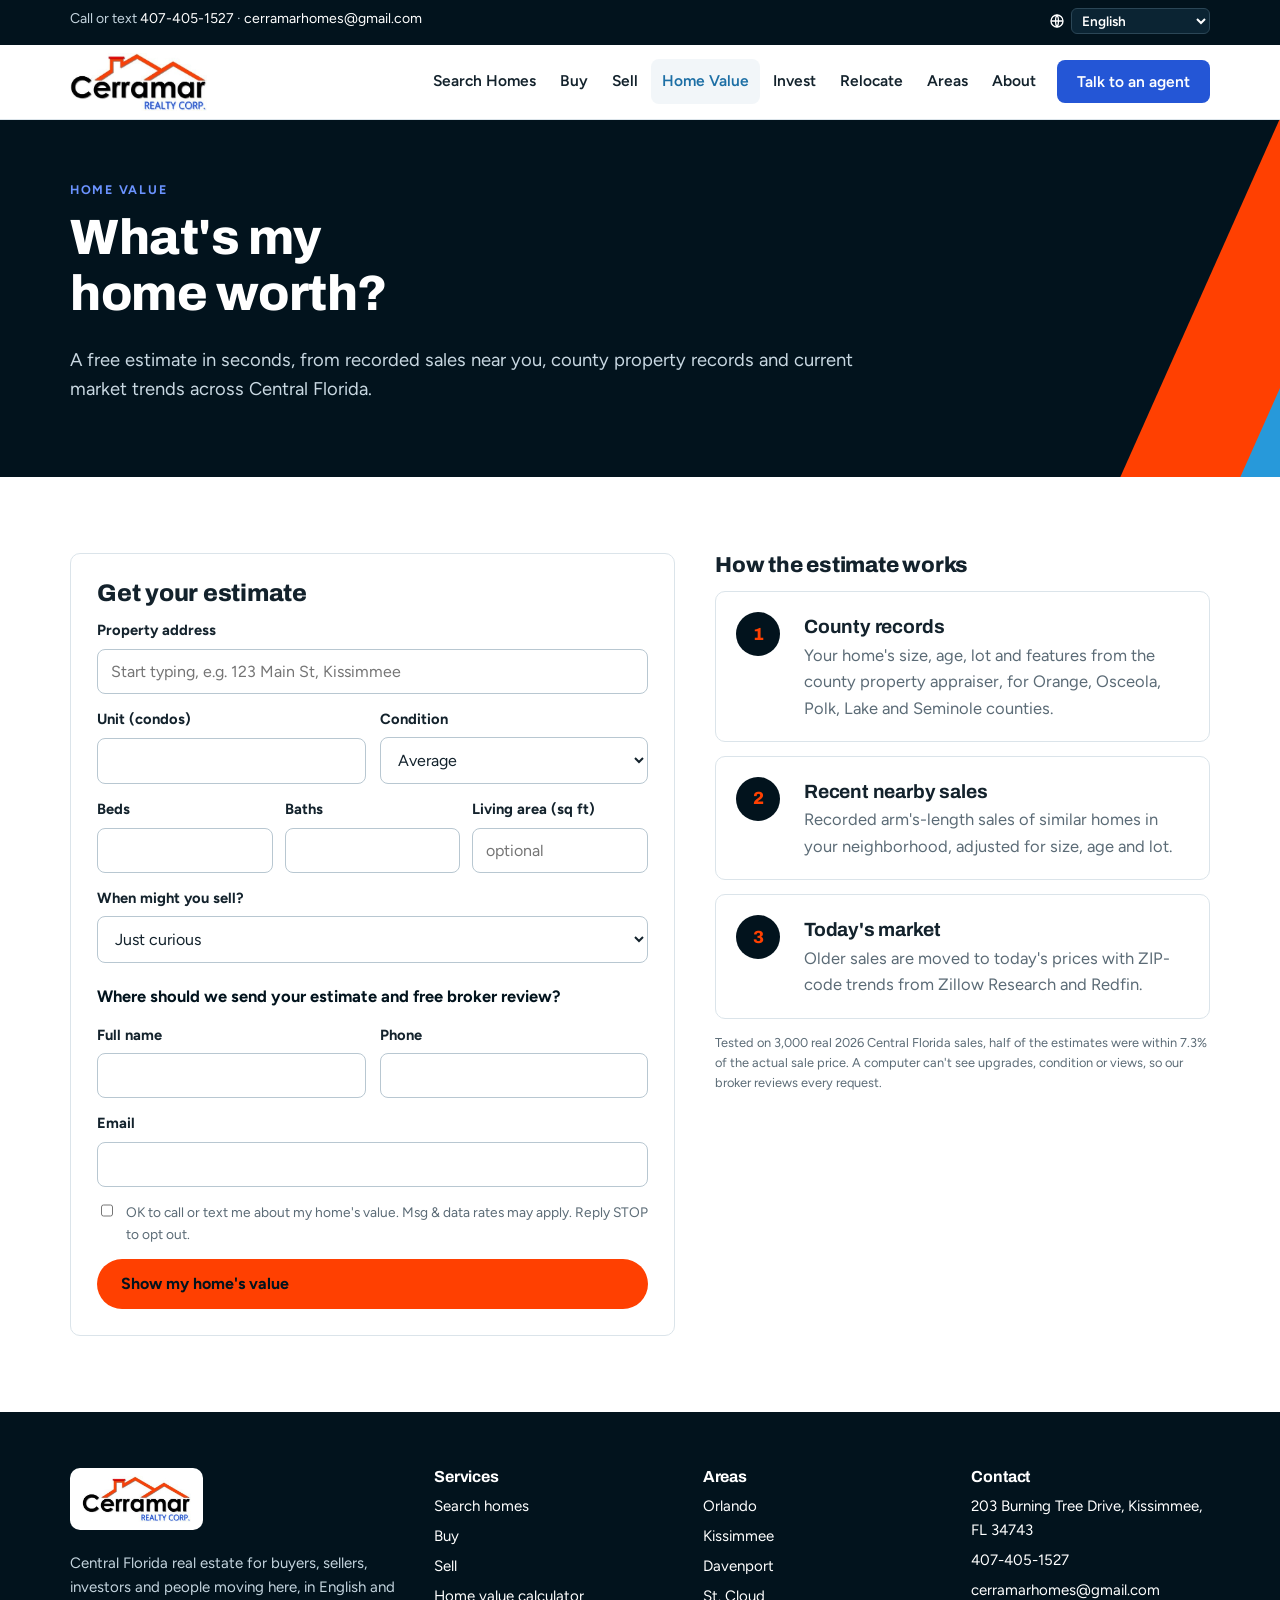
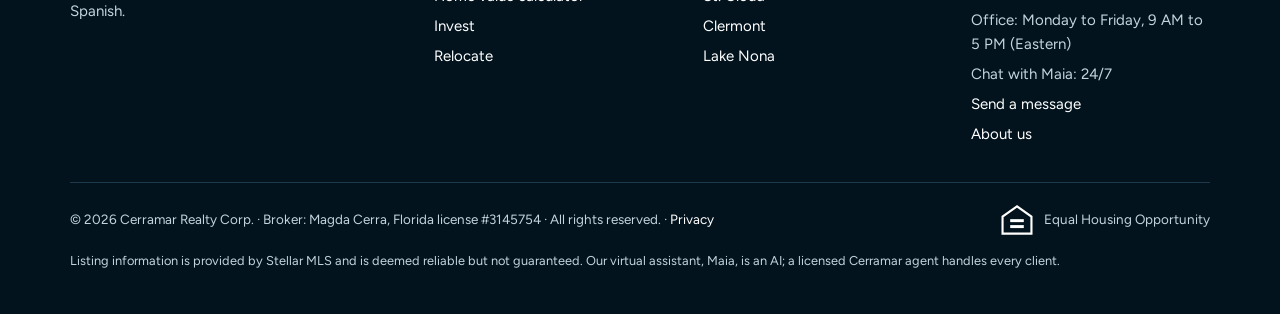
<file: home-value.html>
<!doctype html>
<html lang="en">
<head>
<meta charset="utf-8">
<meta name="viewport" content="width=device-width, initial-scale=1, viewport-fit=cover">
<title>What's My Home Worth? Free Home Value Estimate | Cerramar Realty Corp.</title>
<meta name="description" content="Free instant home value estimate for Orlando, Kissimmee and Central Florida homes, from recorded sales and county records.">
<link rel="alternate" hreflang="en" href="https://cerramarhomes.com/">
<link rel="alternate" hreflang="es" href="https://cerramarhomes.com/es/">
<link rel="preconnect" href="https://fonts.googleapis.com"><link rel="preconnect" href="https://fonts.gstatic.com" crossorigin><link rel="stylesheet" href="https://fonts.googleapis.com/css2?family=Archivo:wght@600;700;800&family=Figtree:wght@400;600;700&display=swap">
<link rel="stylesheet" href="assets/styles.css?v=9bccaf1d">
<link rel="icon" href="assets/favicon.svg" type="image/svg+xml">
<script type="application/ld+json">{"@context":"https://schema.org","@type":"RealEstateAgent","name":"Cerramar Realty Corp.","url":"https://cerramarhomes.com/","logo":"https://cerramarhomes.com/assets/logo.jpg","image":"https://cerramarhomes.com/assets/magda.jpg","telephone":"+1-407-405-1527","email":"cerramarhomes@gmail.com","address":{"@type":"PostalAddress","streetAddress":"203 Burning Tree Drive","addressLocality":"Kissimmee","addressRegion":"FL","postalCode":"34743","addressCountry":"US"},"openingHoursSpecification":[{"@type":"OpeningHoursSpecification","dayOfWeek":["Monday","Tuesday","Wednesday","Thursday","Friday"],"opens":"09:00","closes":"17:00"}],"areaServed":"Central Florida","knowsLanguage":["en","es"]}</script>
</head>
<body>
<div class="topbar"><div class="wrap">
  <span>Call or text <a href="tel:+14074051527">407-405-1527</a> · <a href="mailto:cerramarhomes@gmail.com">cerramarhomes@gmail.com</a></span>
  <span class="lang"><label class="lang-pick"><svg viewBox="0 0 24 24" fill="none" stroke="currentColor" stroke-width="2" aria-hidden="true"><circle cx="12" cy="12" r="9"/><path d="M3 12h18M12 3c3 3.5 3 14.5 0 18M12 3c-3 3.5-3 14.5 0 18"/></svg><span class="sr-only">Language</span><select id="lang-select" data-current="en" aria-label="Language"><option value="en">English</option><option value="es">Español</option></select></label></span>
</div></div>
<header class="site"><div class="wrap">
  <a class="logo" href="index.html" aria-label="Cerramar Realty Corp. home"><img class="logo-img" src="assets/logo.jpg?v=e2faa82b" alt="Cerramar Realty Corp." width="520" height="220"></a>
  <button class="menu-btn" type="button" aria-expanded="false" aria-controls="mainnav">Menu</button>
  <nav class="main" id="mainnav" aria-label="Main"><a href="search.html">Search Homes</a><a href="buy.html">Buy</a><a href="sell.html">Sell</a><a href="home-value.html" aria-current="page">Home Value</a><a href="invest.html">Invest</a><a href="relocate.html">Relocate</a><a href="areas.html">Areas</a><a href="about.html">About</a><a class="btn btn-orange" href="contact.html">Talk to an agent</a></nav>
</div></header>
<main>
<section class="page-hero"><div class="wrap"><span class="eyebrow">Home value</span><h1>What's my home worth?</h1>
<p class="lead">A free estimate in seconds, from recorded sales near you, county property records and current market trends across Central Florida.</p></div></section>
<section><div class="wrap split hv-wrap" style="align-items:start">
<div class="card"><h2 style="font-size:1.5rem">Get your estimate</h2>
<form id="hv-form" class="lead-form" novalidate autocomplete="on">
<label class="hp" aria-hidden="true">Leave empty<input name="website" tabindex="-1" autocomplete="off"></label>
<div class="hv-addr"><label>Property address<input id="hv-address" name="address" autocomplete="street-address" required
  placeholder="Start typing, e.g. 123 Main St, Kissimmee" role="combobox" aria-autocomplete="list" aria-expanded="false" aria-controls="hv-suggest"></label>
<ul id="hv-suggest" class="hv-suggest" role="listbox" hidden></ul></div>
<div class="row2"><label>Unit (condos)<input name="unit" autocomplete="address-line2"></label>
<label>Condition<select name="condition"><option value="average">Average</option><option value="updated">Updated</option><option value="renovated">Fully renovated</option><option value="needs_work">Needs work</option></select></label></div>
<div class="row3"><label>Beds<input name="beds" type="number" min="0" max="12" inputmode="numeric"></label>
<label>Baths<input name="baths" type="number" min="0" max="12" step="0.5" inputmode="decimal"></label>
<label>Living area (sq ft)<input name="sqft" type="number" min="200" max="20000" inputmode="numeric" placeholder="optional"></label></div>
<label>When might you sell?<select name="timeline"><option>Just curious</option><option>0–3 months</option><option>3–6 months</option><option>6–12 months</option><option>Refinancing or other</option></select></label>
<p class="hv-where">Where should we send your estimate and free broker review?</p>
<div class="row2"><label>Full name<input name="name" autocomplete="name" required></label>
<label>Phone<input name="phone" type="tel" autocomplete="tel"></label></div>
<label>Email<input name="email" type="email" autocomplete="email"></label>
<label class="check"><input type="checkbox" name="consent" value="1"> OK to call or text me about my home's value. Msg &amp; data rates may apply. Reply STOP to opt out.</label>
<button class="btn btn-orange" type="submit">Show my home's value</button>
<p id="hv-msg" class="form-msg" role="status" hidden></p>
</form></div>
<div><div id="hv-result" class="card hv-result" hidden aria-live="polite"></div>
<div class="hv-how"><h2 style="font-size:1.35rem">How the estimate works</h2>
<ol class="steps" style="margin-top:14px">
<li><div><h3>County records</h3><p>Your home's size, age, lot and features from the county property appraiser, for Orange, Osceola, Polk, Lake and Seminole counties.</p></div></li>
<li><div><h3>Recent nearby sales</h3><p>Recorded arm's-length sales of similar homes in your neighborhood, adjusted for size, age and lot.</p></div></li>
<li><div><h3>Today's market</h3><p>Older sales are moved to today's prices with ZIP-code trends from Zillow Research and Redfin.</p></div></li>
</ol>
<p class="hv-fine">Tested on 3,000 real 2026 Central Florida sales, half of the estimates were within 7.3% of the actual sale price. A computer can't see upgrades, condition or views, so our broker reviews every request.</p></div></div>
</div></section>
</main>
<footer class="site"><div class="wrap">
  <div class="foot-grid">
    <div>
      <a class="logo foot-logo" href="index.html"><img class="logo-img" src="assets/logo.jpg?v=e2faa82b" alt="Cerramar Realty Corp." width="520" height="220" loading="lazy"></a>
      <p style="margin-top:14px">Central Florida real estate for buyers, sellers, investors and people moving here, in English and Spanish.</p>
    </div>
    <div><h3>Services</h3><ul>
      <li><a href="search.html">Search homes</a></li><li><a href="buy.html">Buy</a></li>
      <li><a href="sell.html">Sell</a></li><li><a href="home-value.html">Home value calculator</a></li><li><a href="invest.html">Invest</a></li>
      <li><a href="relocate.html">Relocate</a></li></ul></div>
    <div><h3>Areas</h3><ul><li><a href="areas.html#orlando">Orlando</a></li><li><a href="areas.html#kissimmee">Kissimmee</a></li><li><a href="areas.html#davenport">Davenport</a></li><li><a href="areas.html#st-cloud">St. Cloud</a></li><li><a href="areas.html#clermont">Clermont</a></li><li><a href="areas.html#lake-nona">Lake Nona</a></li></ul></div>
    <div><h3>Contact</h3><ul>
      <li><a href="https://www.google.com/maps/search/?api=1&query=203+Burning+Tree+Drive+Kissimmee+FL+34743" target="_blank" rel="noopener">203 Burning Tree Drive, Kissimmee, FL 34743</a></li>
      <li><a href="tel:+14074051527">407-405-1527</a></li><li><a href="mailto:cerramarhomes@gmail.com">cerramarhomes@gmail.com</a></li>
      <li>Office: Monday to Friday, 9 AM to 5 PM (Eastern)</li>
      <li class="ai-live" hidden>Chat with Maia: 24/7</li>
      <li class="ai-phone" hidden>Calls &amp; texts: 24/7</li>
      <li><a href="contact.html">Send a message</a></li><li><a href="about.html">About us</a></li></ul></div>
  </div>
  <div class="legal">
    <span>© <span data-year>2026</span> Cerramar Realty Corp. · Broker: Magda Cerra, Florida license #3145754 · All rights reserved. · <a href="privacy.html">Privacy</a></span>
    <span class="eho"><svg viewBox="0 0 40 40" aria-hidden="true"><path d="M20 4 3 16v20h34V16z" fill="none" stroke="#fff" stroke-width="2.5"/>
<rect x="12" y="19" width="16" height="3.5" fill="#fff"/><rect x="12" y="26" width="16" height="3.5" fill="#fff"/></svg>Equal Housing Opportunity</span>
  </div>
  <p style="font-size:.8rem;margin-top:14px;max-width:none">Listing information is provided by Stellar MLS and is deemed reliable but not guaranteed. Our virtual assistant, Maia, is an AI; a licensed Cerramar agent handles every client.</p>
</div></footer>
<script src="assets/config.js?v=56bec95e"></script>
<script src="assets/site.js?v=d6e347b4" defer></script>
<script src="assets/value.js?v=50d81985" defer></script>
</body>
</html>
</file>
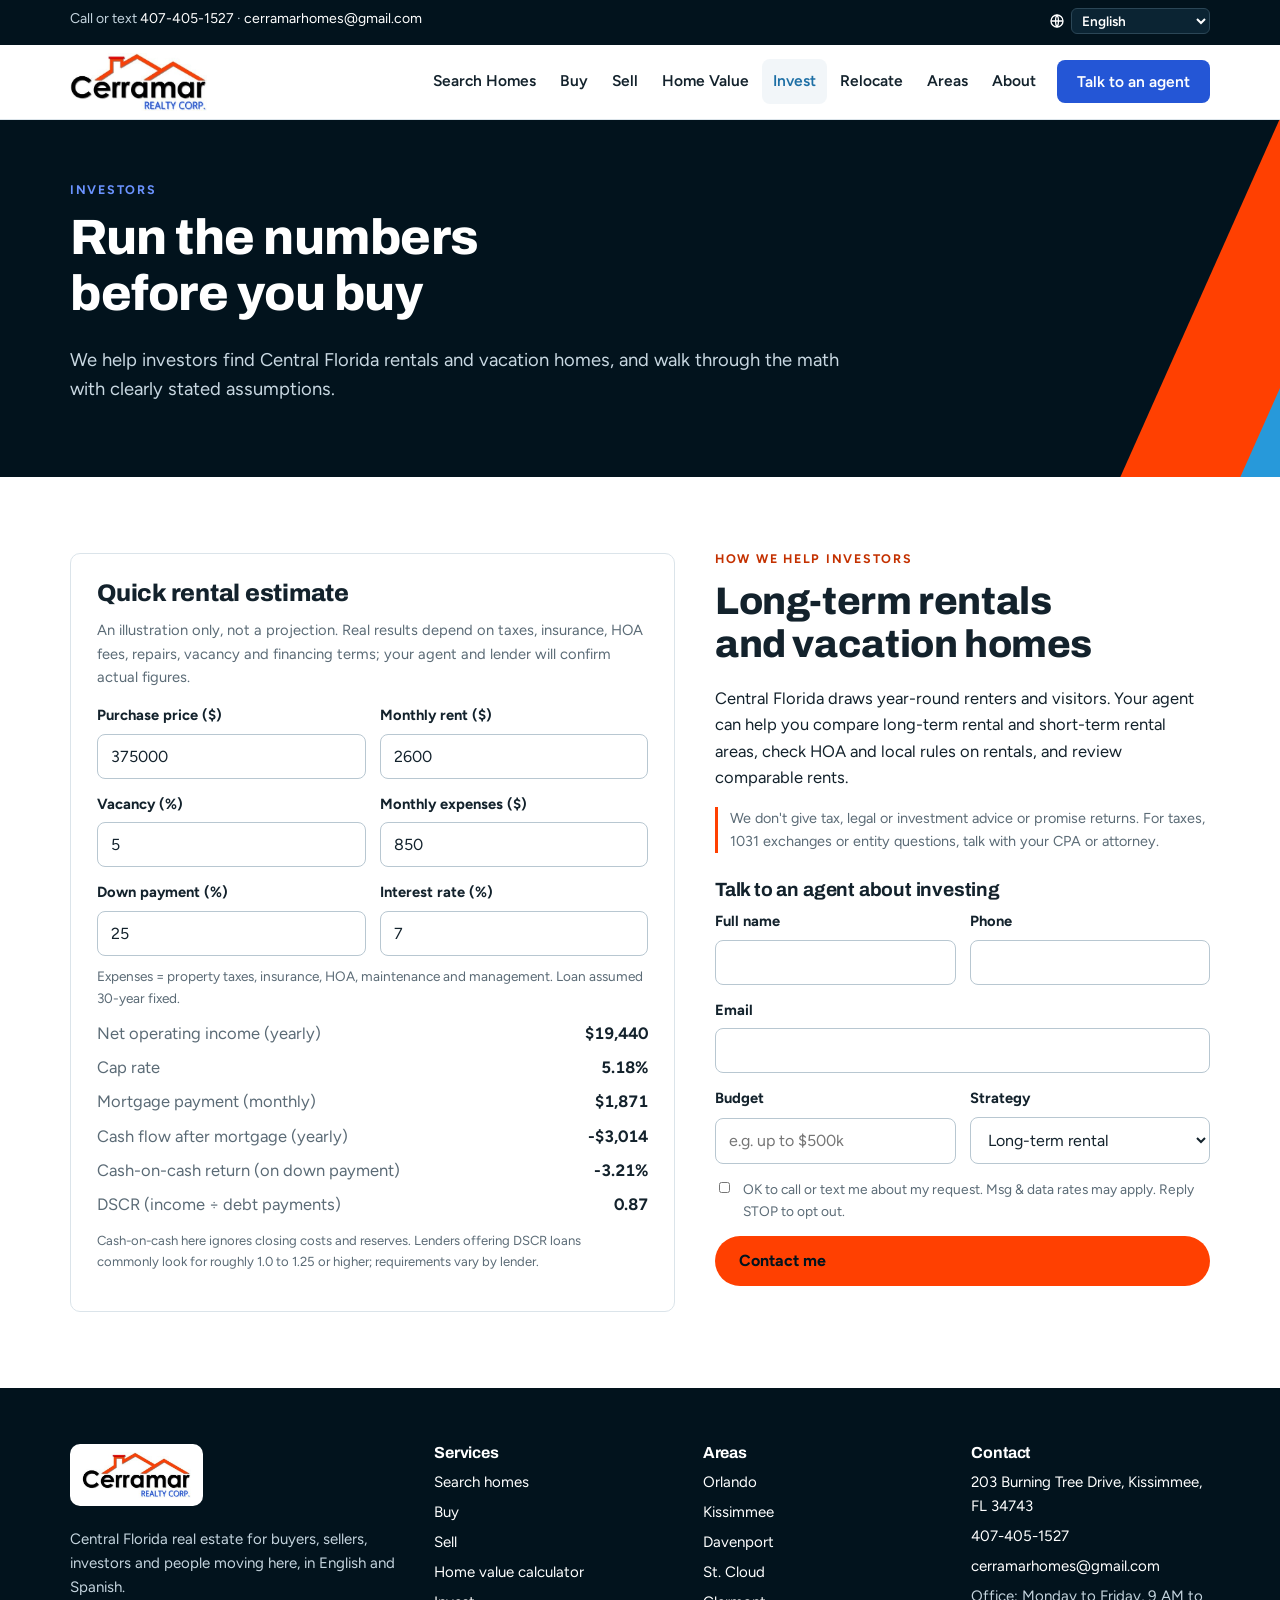
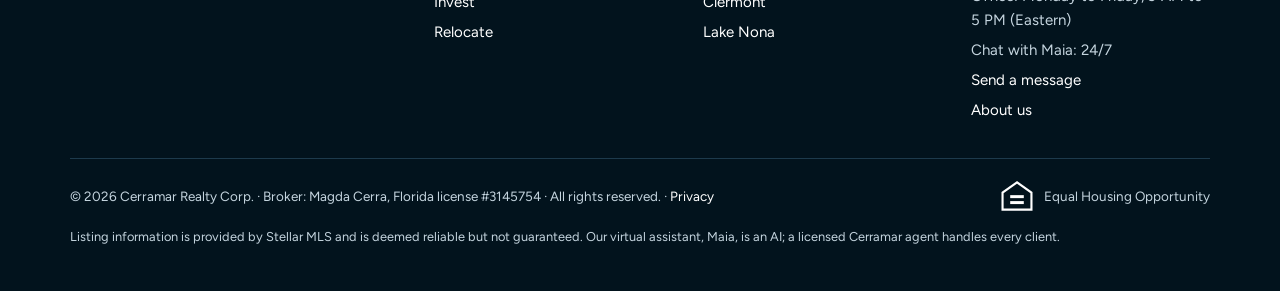
<file: invest.html>
<!doctype html>
<html lang="en">
<head>
<meta charset="utf-8">
<meta name="viewport" content="width=device-width, initial-scale=1, viewport-fit=cover">
<title>Invest in Central Florida Real Estate | Cerramar Realty Corp.</title>
<meta name="description" content="Investment property help and a quick rental calculator from Cerramar Realty Corp.">
<link rel="alternate" hreflang="en" href="https://cerramarhomes.com/">
<link rel="alternate" hreflang="es" href="https://cerramarhomes.com/es/">
<link rel="preconnect" href="https://fonts.googleapis.com"><link rel="preconnect" href="https://fonts.gstatic.com" crossorigin><link rel="stylesheet" href="https://fonts.googleapis.com/css2?family=Archivo:wght@600;700;800&family=Figtree:wght@400;600;700&display=swap">
<link rel="stylesheet" href="assets/styles.css?v=9bccaf1d">
<link rel="icon" href="assets/favicon.svg" type="image/svg+xml">
<script type="application/ld+json">{"@context":"https://schema.org","@type":"RealEstateAgent","name":"Cerramar Realty Corp.","url":"https://cerramarhomes.com/","logo":"https://cerramarhomes.com/assets/logo.jpg","image":"https://cerramarhomes.com/assets/magda.jpg","telephone":"+1-407-405-1527","email":"cerramarhomes@gmail.com","address":{"@type":"PostalAddress","streetAddress":"203 Burning Tree Drive","addressLocality":"Kissimmee","addressRegion":"FL","postalCode":"34743","addressCountry":"US"},"openingHoursSpecification":[{"@type":"OpeningHoursSpecification","dayOfWeek":["Monday","Tuesday","Wednesday","Thursday","Friday"],"opens":"09:00","closes":"17:00"}],"areaServed":"Central Florida","knowsLanguage":["en","es"]}</script>
</head>
<body>
<div class="topbar"><div class="wrap">
  <span>Call or text <a href="tel:+14074051527">407-405-1527</a> · <a href="mailto:cerramarhomes@gmail.com">cerramarhomes@gmail.com</a></span>
  <span class="lang"><label class="lang-pick"><svg viewBox="0 0 24 24" fill="none" stroke="currentColor" stroke-width="2" aria-hidden="true"><circle cx="12" cy="12" r="9"/><path d="M3 12h18M12 3c3 3.5 3 14.5 0 18M12 3c-3 3.5-3 14.5 0 18"/></svg><span class="sr-only">Language</span><select id="lang-select" data-current="en" aria-label="Language"><option value="en">English</option><option value="es">Español</option></select></label></span>
</div></div>
<header class="site"><div class="wrap">
  <a class="logo" href="index.html" aria-label="Cerramar Realty Corp. home"><img class="logo-img" src="assets/logo.jpg?v=e2faa82b" alt="Cerramar Realty Corp." width="520" height="220"></a>
  <button class="menu-btn" type="button" aria-expanded="false" aria-controls="mainnav">Menu</button>
  <nav class="main" id="mainnav" aria-label="Main"><a href="search.html">Search Homes</a><a href="buy.html">Buy</a><a href="sell.html">Sell</a><a href="home-value.html">Home Value</a><a href="invest.html" aria-current="page">Invest</a><a href="relocate.html">Relocate</a><a href="areas.html">Areas</a><a href="about.html">About</a><a class="btn btn-orange" href="contact.html">Talk to an agent</a></nav>
</div></header>
<main>
<section class="page-hero"><div class="wrap"><span class="eyebrow">Investors</span><h1>Run the numbers before you buy</h1>
<p class="lead">We help investors find Central Florida rentals and vacation homes, and walk through the math with clearly stated assumptions.</p></div></section>
<section><div class="wrap split" style="align-items:start">
<div class="card calc"><h2 style="font-size:1.5rem">Quick rental estimate</h2>
<p style="color:var(--muted);font-size:.92rem">An illustration only, not a projection. Real results depend on taxes, insurance, HOA fees, repairs, vacancy and financing terms; your agent and lender will confirm actual figures.</p>
<div class="row2">
<label>Purchase price ($)<input name="price" type="number" value="375000" min="0" step="1000"></label>
<label>Monthly rent ($)<input name="rent" type="number" value="2600" min="0" step="50"></label>
<label>Vacancy (%)<input name="vacancy" type="number" value="5" min="0" max="100"></label>
<label>Monthly expenses ($)<input name="expenses" type="number" value="850" min="0" step="25" title="Taxes, insurance, HOA, maintenance, management"></label>
<label>Down payment (%)<input name="down" type="number" value="25" min="0" max="100"></label>
<label>Interest rate (%)<input name="rate" type="number" value="7" min="0" step="0.125"></label>
</div>
<p style="font-size:.85rem;color:var(--muted);margin:10px 0">Expenses = property taxes, insurance, HOA, maintenance and management. Loan assumed 30-year fixed.</p>
<dl>
<dt>Net operating income (yearly)</dt><dd data-o="noi">–</dd>
<dt>Cap rate</dt><dd data-o="cap">–</dd>
<dt>Mortgage payment (monthly)</dt><dd data-o="pmt">–</dd>
<dt>Cash flow after mortgage (yearly)</dt><dd data-o="cash">–</dd>
<dt>Cash-on-cash return (on down payment)</dt><dd data-o="coc">–</dd>
<dt>DSCR (income ÷ debt payments)</dt><dd data-o="dscr">–</dd>
</dl>
<p style="font-size:.82rem;color:var(--muted);margin-top:12px">Cash-on-cash here ignores closing costs and reserves. Lenders offering DSCR loans commonly look for roughly 1.0 to 1.25 or higher; requirements vary by lender.</p>
</div>
<div><span class="eyebrow">How we help investors</span><h2>Long-term rentals and vacation homes</h2>
<p>Central Florida draws year-round renters and visitors. Your agent can help you compare long-term rental and short-term rental areas, check HOA and local rules on rentals, and review comparable rents.</p>
<p class="note">We don't give tax, legal or investment advice or promise returns. For taxes, 1031 exchanges or entity questions, talk with your CPA or attorney.</p>
<h3 style="margin-top:26px">Talk to an agent about investing</h3>
<form class="lead-form" novalidate>
<input type="hidden" name="form" value="Investor inquiry">
<label class="hp" aria-hidden="true">Leave empty<input name="website" tabindex="-1" autocomplete="off"></label>
<div class="row2"><label>Full name<input name="name" autocomplete="name" required></label>
<label>Phone<input name="phone" type="tel" autocomplete="tel"></label></div>
<label>Email<input name="email" type="email" autocomplete="email"></label><input type="hidden" name="lead_type" value="investor">
<div class="row2"><label>Budget<input name="budget" placeholder="e.g. up to $500k"></label>
<label>Strategy<select name="message"><option>Long-term rental</option><option>Vacation / short-term rental</option><option>Fix and flip</option><option>Not sure</option></select></label></div>
<label class="check"><input type="checkbox" name="consent" value="1"> OK to call or text me about my request. Msg &amp; data rates may apply. Reply STOP to opt out.</label>
<button class="btn btn-orange" type="submit">Contact me</button>
<p class="form-msg" role="status" hidden></p>
</form>
</div></div></section>
</main>
<footer class="site"><div class="wrap">
  <div class="foot-grid">
    <div>
      <a class="logo foot-logo" href="index.html"><img class="logo-img" src="assets/logo.jpg?v=e2faa82b" alt="Cerramar Realty Corp." width="520" height="220" loading="lazy"></a>
      <p style="margin-top:14px">Central Florida real estate for buyers, sellers, investors and people moving here, in English and Spanish.</p>
    </div>
    <div><h3>Services</h3><ul>
      <li><a href="search.html">Search homes</a></li><li><a href="buy.html">Buy</a></li>
      <li><a href="sell.html">Sell</a></li><li><a href="home-value.html">Home value calculator</a></li><li><a href="invest.html">Invest</a></li>
      <li><a href="relocate.html">Relocate</a></li></ul></div>
    <div><h3>Areas</h3><ul><li><a href="areas.html#orlando">Orlando</a></li><li><a href="areas.html#kissimmee">Kissimmee</a></li><li><a href="areas.html#davenport">Davenport</a></li><li><a href="areas.html#st-cloud">St. Cloud</a></li><li><a href="areas.html#clermont">Clermont</a></li><li><a href="areas.html#lake-nona">Lake Nona</a></li></ul></div>
    <div><h3>Contact</h3><ul>
      <li><a href="https://www.google.com/maps/search/?api=1&query=203+Burning+Tree+Drive+Kissimmee+FL+34743" target="_blank" rel="noopener">203 Burning Tree Drive, Kissimmee, FL 34743</a></li>
      <li><a href="tel:+14074051527">407-405-1527</a></li><li><a href="mailto:cerramarhomes@gmail.com">cerramarhomes@gmail.com</a></li>
      <li>Office: Monday to Friday, 9 AM to 5 PM (Eastern)</li>
      <li class="ai-live" hidden>Chat with Maia: 24/7</li>
      <li class="ai-phone" hidden>Calls &amp; texts: 24/7</li>
      <li><a href="contact.html">Send a message</a></li><li><a href="about.html">About us</a></li></ul></div>
  </div>
  <div class="legal">
    <span>© <span data-year>2026</span> Cerramar Realty Corp. · Broker: Magda Cerra, Florida license #3145754 · All rights reserved. · <a href="privacy.html">Privacy</a></span>
    <span class="eho"><svg viewBox="0 0 40 40" aria-hidden="true"><path d="M20 4 3 16v20h34V16z" fill="none" stroke="#fff" stroke-width="2.5"/>
<rect x="12" y="19" width="16" height="3.5" fill="#fff"/><rect x="12" y="26" width="16" height="3.5" fill="#fff"/></svg>Equal Housing Opportunity</span>
  </div>
  <p style="font-size:.8rem;margin-top:14px;max-width:none">Listing information is provided by Stellar MLS and is deemed reliable but not guaranteed. Our virtual assistant, Maia, is an AI; a licensed Cerramar agent handles every client.</p>
</div></footer>
<script src="assets/config.js?v=56bec95e"></script>
<script src="assets/site.js?v=d6e347b4" defer></script>
</body>
</html>
</file>
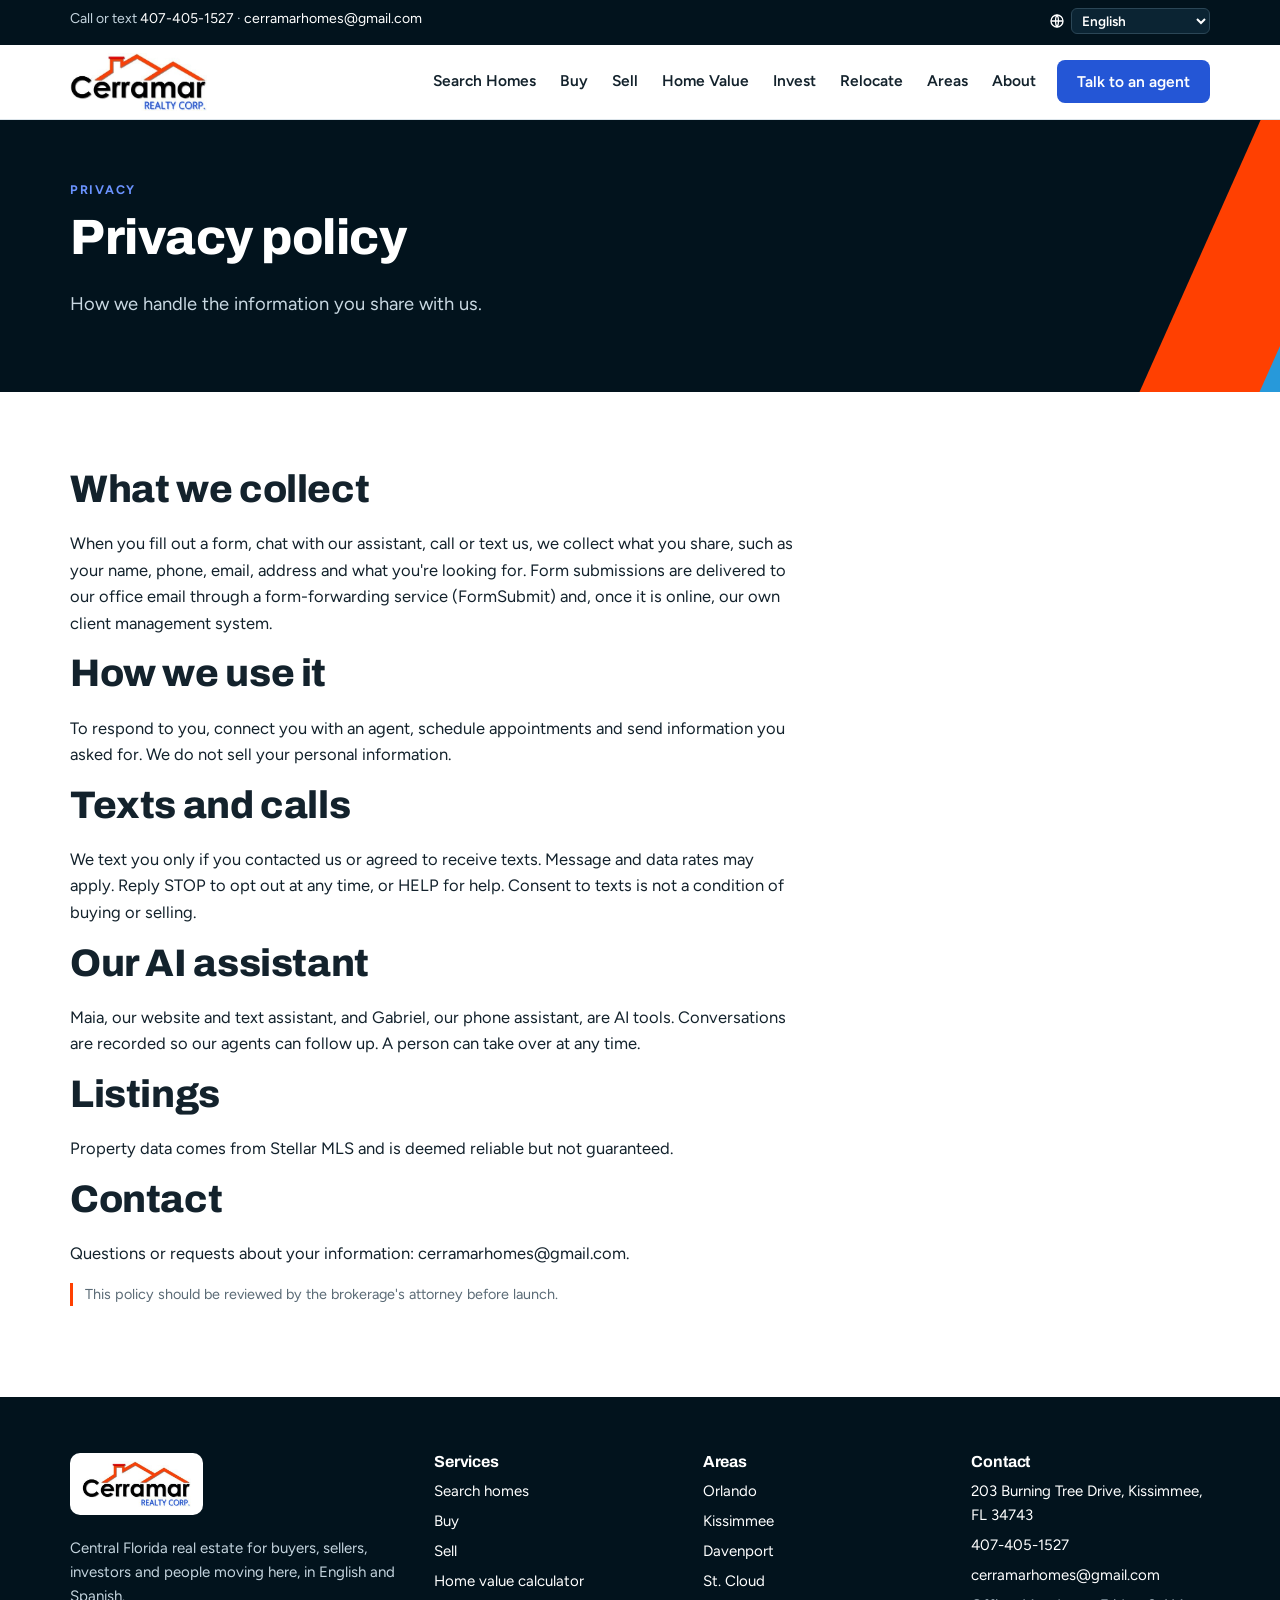
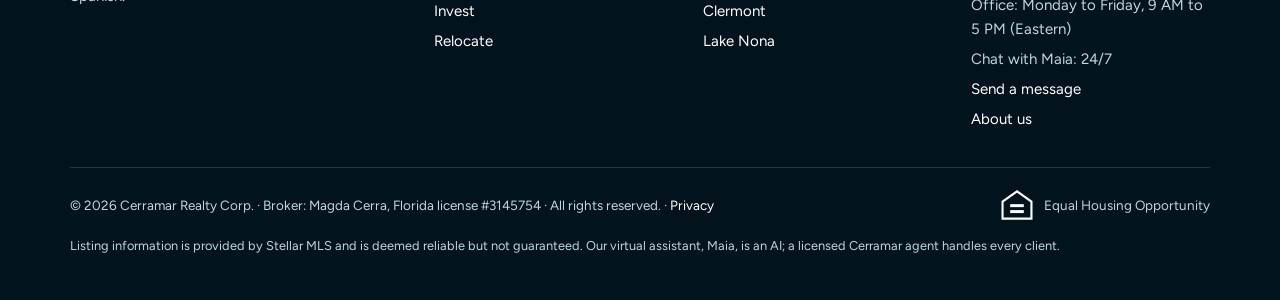
<file: privacy.html>
<!doctype html>
<html lang="en">
<head>
<meta charset="utf-8">
<meta name="viewport" content="width=device-width, initial-scale=1, viewport-fit=cover">
<title>Privacy | Cerramar Realty Corp.</title>
<meta name="description" content="Privacy policy for Cerramar Realty Corp.">
<link rel="alternate" hreflang="en" href="https://cerramarhomes.com/">
<link rel="alternate" hreflang="es" href="https://cerramarhomes.com/es/">
<link rel="preconnect" href="https://fonts.googleapis.com"><link rel="preconnect" href="https://fonts.gstatic.com" crossorigin><link rel="stylesheet" href="https://fonts.googleapis.com/css2?family=Archivo:wght@600;700;800&family=Figtree:wght@400;600;700&display=swap">
<link rel="stylesheet" href="assets/styles.css?v=9bccaf1d">
<link rel="icon" href="assets/favicon.svg" type="image/svg+xml">
<script type="application/ld+json">{"@context":"https://schema.org","@type":"RealEstateAgent","name":"Cerramar Realty Corp.","url":"https://cerramarhomes.com/","logo":"https://cerramarhomes.com/assets/logo.jpg","image":"https://cerramarhomes.com/assets/magda.jpg","telephone":"+1-407-405-1527","email":"cerramarhomes@gmail.com","address":{"@type":"PostalAddress","streetAddress":"203 Burning Tree Drive","addressLocality":"Kissimmee","addressRegion":"FL","postalCode":"34743","addressCountry":"US"},"openingHoursSpecification":[{"@type":"OpeningHoursSpecification","dayOfWeek":["Monday","Tuesday","Wednesday","Thursday","Friday"],"opens":"09:00","closes":"17:00"}],"areaServed":"Central Florida","knowsLanguage":["en","es"]}</script>
</head>
<body>
<div class="topbar"><div class="wrap">
  <span>Call or text <a href="tel:+14074051527">407-405-1527</a> · <a href="mailto:cerramarhomes@gmail.com">cerramarhomes@gmail.com</a></span>
  <span class="lang"><label class="lang-pick"><svg viewBox="0 0 24 24" fill="none" stroke="currentColor" stroke-width="2" aria-hidden="true"><circle cx="12" cy="12" r="9"/><path d="M3 12h18M12 3c3 3.5 3 14.5 0 18M12 3c-3 3.5-3 14.5 0 18"/></svg><span class="sr-only">Language</span><select id="lang-select" data-current="en" aria-label="Language"><option value="en">English</option><option value="es">Español</option></select></label></span>
</div></div>
<header class="site"><div class="wrap">
  <a class="logo" href="index.html" aria-label="Cerramar Realty Corp. home"><img class="logo-img" src="assets/logo.jpg?v=e2faa82b" alt="Cerramar Realty Corp." width="520" height="220"></a>
  <button class="menu-btn" type="button" aria-expanded="false" aria-controls="mainnav">Menu</button>
  <nav class="main" id="mainnav" aria-label="Main"><a href="search.html">Search Homes</a><a href="buy.html">Buy</a><a href="sell.html">Sell</a><a href="home-value.html">Home Value</a><a href="invest.html">Invest</a><a href="relocate.html">Relocate</a><a href="areas.html">Areas</a><a href="about.html">About</a><a class="btn btn-orange" href="contact.html">Talk to an agent</a></nav>
</div></header>
<main>
<section class="page-hero"><div class="wrap"><span class="eyebrow">Privacy</span><h1>Privacy policy</h1>
<p class="lead">How we handle the information you share with us.</p></div></section>
<section><div class="wrap"><div style="max-width:72ch">
<h2>What we collect</h2><p>When you fill out a form, chat with our assistant, call or text us, we collect what you share, such as your name, phone, email, address and what you're looking for. Form submissions are delivered to our office email through a form-forwarding service (FormSubmit) and, once it is online, our own client management system.</p>
<h2>How we use it</h2><p>To respond to you, connect you with an agent, schedule appointments and send information you asked for. We do not sell your personal information.</p>
<h2>Texts and calls</h2><p>We text you only if you contacted us or agreed to receive texts. Message and data rates may apply. Reply STOP to opt out at any time, or HELP for help. Consent to texts is not a condition of buying or selling.</p>
<h2>Our AI assistant</h2><p>Maia, our website and text assistant, and Gabriel, our phone assistant, are AI tools. Conversations are recorded so our agents can follow up. A person can take over at any time.</p>
<h2>Listings</h2><p>Property data comes from Stellar MLS and is deemed reliable but not guaranteed.</p>
<h2>Contact</h2><p>Questions or requests about your information: cerramarhomes@gmail.com.</p>
<p class="note">This policy should be reviewed by the brokerage's attorney before launch.</p>
</div></div></section>
</main>
<footer class="site"><div class="wrap">
  <div class="foot-grid">
    <div>
      <a class="logo foot-logo" href="index.html"><img class="logo-img" src="assets/logo.jpg?v=e2faa82b" alt="Cerramar Realty Corp." width="520" height="220" loading="lazy"></a>
      <p style="margin-top:14px">Central Florida real estate for buyers, sellers, investors and people moving here, in English and Spanish.</p>
    </div>
    <div><h3>Services</h3><ul>
      <li><a href="search.html">Search homes</a></li><li><a href="buy.html">Buy</a></li>
      <li><a href="sell.html">Sell</a></li><li><a href="home-value.html">Home value calculator</a></li><li><a href="invest.html">Invest</a></li>
      <li><a href="relocate.html">Relocate</a></li></ul></div>
    <div><h3>Areas</h3><ul><li><a href="areas.html#orlando">Orlando</a></li><li><a href="areas.html#kissimmee">Kissimmee</a></li><li><a href="areas.html#davenport">Davenport</a></li><li><a href="areas.html#st-cloud">St. Cloud</a></li><li><a href="areas.html#clermont">Clermont</a></li><li><a href="areas.html#lake-nona">Lake Nona</a></li></ul></div>
    <div><h3>Contact</h3><ul>
      <li><a href="https://www.google.com/maps/search/?api=1&query=203+Burning+Tree+Drive+Kissimmee+FL+34743" target="_blank" rel="noopener">203 Burning Tree Drive, Kissimmee, FL 34743</a></li>
      <li><a href="tel:+14074051527">407-405-1527</a></li><li><a href="mailto:cerramarhomes@gmail.com">cerramarhomes@gmail.com</a></li>
      <li>Office: Monday to Friday, 9 AM to 5 PM (Eastern)</li>
      <li class="ai-live" hidden>Chat with Maia: 24/7</li>
      <li class="ai-phone" hidden>Calls &amp; texts: 24/7</li>
      <li><a href="contact.html">Send a message</a></li><li><a href="about.html">About us</a></li></ul></div>
  </div>
  <div class="legal">
    <span>© <span data-year>2026</span> Cerramar Realty Corp. · Broker: Magda Cerra, Florida license #3145754 · All rights reserved. · <a href="privacy.html">Privacy</a></span>
    <span class="eho"><svg viewBox="0 0 40 40" aria-hidden="true"><path d="M20 4 3 16v20h34V16z" fill="none" stroke="#fff" stroke-width="2.5"/>
<rect x="12" y="19" width="16" height="3.5" fill="#fff"/><rect x="12" y="26" width="16" height="3.5" fill="#fff"/></svg>Equal Housing Opportunity</span>
  </div>
  <p style="font-size:.8rem;margin-top:14px;max-width:none">Listing information is provided by Stellar MLS and is deemed reliable but not guaranteed. Our virtual assistant, Maia, is an AI; a licensed Cerramar agent handles every client.</p>
</div></footer>
<script src="assets/config.js?v=56bec95e"></script>
<script src="assets/site.js?v=d6e347b4" defer></script>
</body>
</html>
</file>
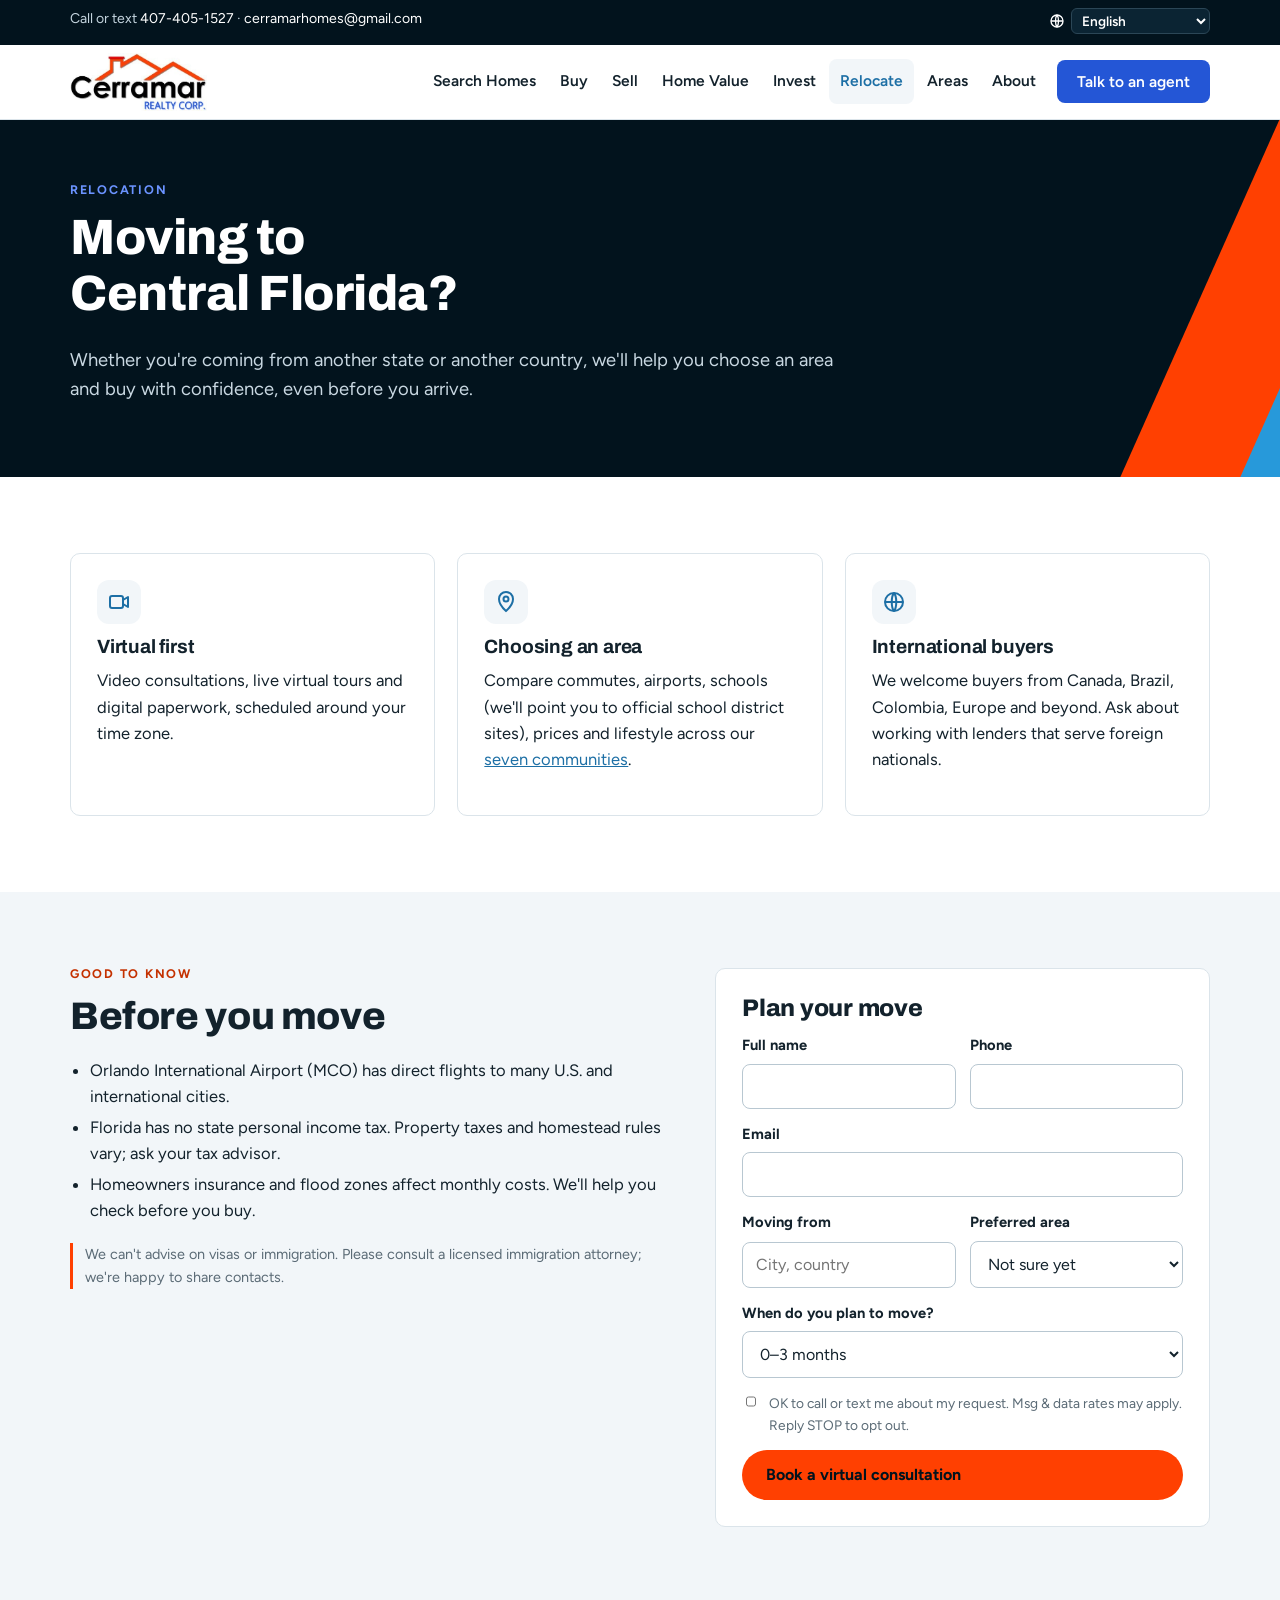
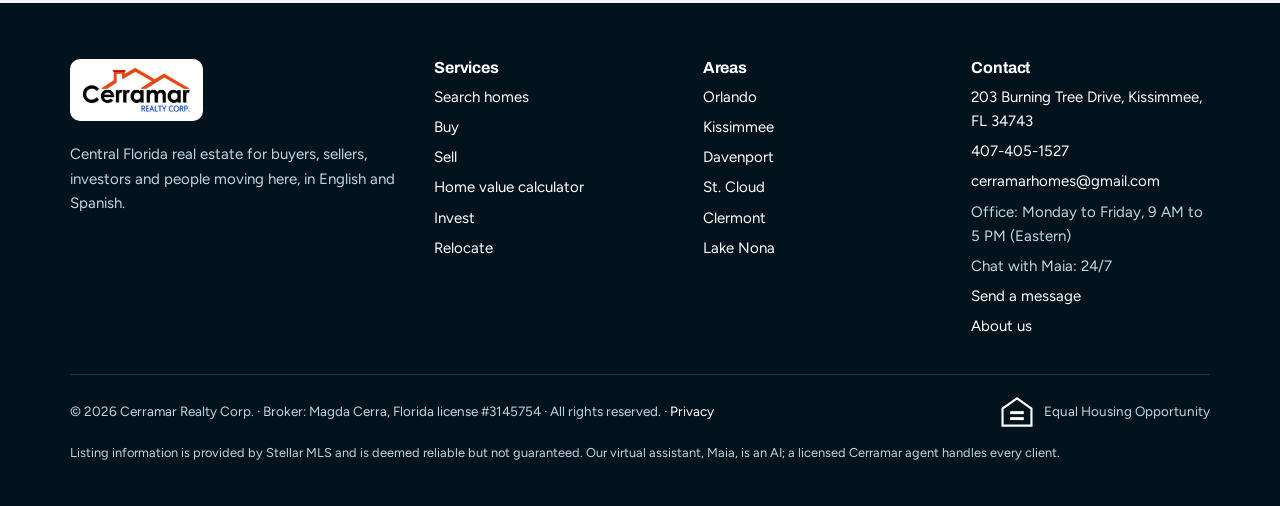
<file: relocate.html>
<!doctype html>
<html lang="en">
<head>
<meta charset="utf-8">
<meta name="viewport" content="width=device-width, initial-scale=1, viewport-fit=cover">
<title>Relocate to Central Florida | Cerramar Realty Corp.</title>
<meta name="description" content="Relocation help for buyers moving to Central Florida from other states and countries.">
<link rel="alternate" hreflang="en" href="https://cerramarhomes.com/">
<link rel="alternate" hreflang="es" href="https://cerramarhomes.com/es/">
<link rel="preconnect" href="https://fonts.googleapis.com"><link rel="preconnect" href="https://fonts.gstatic.com" crossorigin><link rel="stylesheet" href="https://fonts.googleapis.com/css2?family=Archivo:wght@600;700;800&family=Figtree:wght@400;600;700&display=swap">
<link rel="stylesheet" href="assets/styles.css?v=9bccaf1d">
<link rel="icon" href="assets/favicon.svg" type="image/svg+xml">
<script type="application/ld+json">{"@context":"https://schema.org","@type":"RealEstateAgent","name":"Cerramar Realty Corp.","url":"https://cerramarhomes.com/","logo":"https://cerramarhomes.com/assets/logo.jpg","image":"https://cerramarhomes.com/assets/magda.jpg","telephone":"+1-407-405-1527","email":"cerramarhomes@gmail.com","address":{"@type":"PostalAddress","streetAddress":"203 Burning Tree Drive","addressLocality":"Kissimmee","addressRegion":"FL","postalCode":"34743","addressCountry":"US"},"openingHoursSpecification":[{"@type":"OpeningHoursSpecification","dayOfWeek":["Monday","Tuesday","Wednesday","Thursday","Friday"],"opens":"09:00","closes":"17:00"}],"areaServed":"Central Florida","knowsLanguage":["en","es"]}</script>
</head>
<body>
<div class="topbar"><div class="wrap">
  <span>Call or text <a href="tel:+14074051527">407-405-1527</a> · <a href="mailto:cerramarhomes@gmail.com">cerramarhomes@gmail.com</a></span>
  <span class="lang"><label class="lang-pick"><svg viewBox="0 0 24 24" fill="none" stroke="currentColor" stroke-width="2" aria-hidden="true"><circle cx="12" cy="12" r="9"/><path d="M3 12h18M12 3c3 3.5 3 14.5 0 18M12 3c-3 3.5-3 14.5 0 18"/></svg><span class="sr-only">Language</span><select id="lang-select" data-current="en" aria-label="Language"><option value="en">English</option><option value="es">Español</option></select></label></span>
</div></div>
<header class="site"><div class="wrap">
  <a class="logo" href="index.html" aria-label="Cerramar Realty Corp. home"><img class="logo-img" src="assets/logo.jpg?v=e2faa82b" alt="Cerramar Realty Corp." width="520" height="220"></a>
  <button class="menu-btn" type="button" aria-expanded="false" aria-controls="mainnav">Menu</button>
  <nav class="main" id="mainnav" aria-label="Main"><a href="search.html">Search Homes</a><a href="buy.html">Buy</a><a href="sell.html">Sell</a><a href="home-value.html">Home Value</a><a href="invest.html">Invest</a><a href="relocate.html" aria-current="page">Relocate</a><a href="areas.html">Areas</a><a href="about.html">About</a><a class="btn btn-orange" href="contact.html">Talk to an agent</a></nav>
</div></header>
<main>
<section class="page-hero"><div class="wrap"><span class="eyebrow">Relocation</span><h1>Moving to Central Florida?</h1>
<p class="lead">Whether you're coming from another state or another country, we'll help you choose an area and buy with confidence, even before you arrive.</p></div></section>
<section><div class="wrap grid g3">
<div class="card"><span class="icon"><svg viewBox="0 0 24 24" fill="none" stroke="currentColor" stroke-width="2" stroke-linejoin="round"><rect x="3" y="6" width="13" height="12" rx="2"/><path d="m16 10 5-3v10l-5-3"/></svg></span><h3 style="margin-top:12px">Virtual first</h3><p>Video consultations, live virtual tours and digital paperwork, scheduled around your time zone.</p></div>
<div class="card"><span class="icon"><svg viewBox="0 0 24 24" fill="none" stroke="currentColor" stroke-width="2"><path d="M12 21s7-6.2 7-12a7 7 0 0 0-14 0c0 5.8 7 12 7 12z"/><circle cx="12" cy="9" r="2.5"/></svg></span><h3 style="margin-top:12px">Choosing an area</h3><p>Compare commutes, airports, schools (we'll point you to official school district sites), prices and lifestyle across our <a href="areas.html">seven communities</a>.</p></div>
<div class="card"><span class="icon"><svg viewBox="0 0 24 24" fill="none" stroke="currentColor" stroke-width="2"><circle cx="12" cy="12" r="9"/><path d="M3 12h18M12 3c3 3.5 3 14.5 0 18M12 3c-3 3.5-3 14.5 0 18"/></svg></span><h3 style="margin-top:12px">International buyers</h3><p>We welcome buyers from Canada, Brazil, Colombia, Europe and beyond. Ask about working with lenders that serve foreign nationals.</p></div>
</div></section>
<section class="mist"><div class="wrap split" style="align-items:start">
<div><span class="eyebrow">Good to know</span><h2>Before you move</h2>
<ul class="facts"><li>Orlando International Airport (MCO) has direct flights to many U.S. and international cities.</li>
<li>Florida has no state personal income tax. Property taxes and homestead rules vary; ask your tax advisor.</li>
<li>Homeowners insurance and flood zones affect monthly costs. We'll help you check before you buy.</li></ul>
<p class="note" style="margin-top:20px">We can't advise on visas or immigration. Please consult a licensed immigration attorney; we're happy to share contacts.</p></div>
<div class="card"><h2 style="font-size:1.5rem">Plan your move</h2>
<form class="lead-form" novalidate>
<input type="hidden" name="form" value="Relocation consultation">
<label class="hp" aria-hidden="true">Leave empty<input name="website" tabindex="-1" autocomplete="off"></label>
<div class="row2"><label>Full name<input name="name" autocomplete="name" required></label>
<label>Phone<input name="phone" type="tel" autocomplete="tel"></label></div>
<label>Email<input name="email" type="email" autocomplete="email"></label><input type="hidden" name="lead_type" value="relocation">
<div class="row2"><label>Moving from<input name="message" placeholder="City, country"></label>
<label>Preferred area<select name="area"><option value="">Not sure yet</option><option>Orlando</option><option>Kissimmee</option><option>Davenport</option><option>St. Cloud</option><option>Clermont</option><option>Lake Nona</option><option>Winter Haven</option></select></label></div>
<label>When do you plan to move?<select name="timeline"><option>0–3 months</option><option>3–6 months</option><option>6–12 months</option><option>More than a year</option></select></label>
<label class="check"><input type="checkbox" name="consent" value="1"> OK to call or text me about my request. Msg &amp; data rates may apply. Reply STOP to opt out.</label>
<button class="btn btn-orange" type="submit">Book a virtual consultation</button>
<p class="form-msg" role="status" hidden></p>
</form>
</div></div></section>
</main>
<footer class="site"><div class="wrap">
  <div class="foot-grid">
    <div>
      <a class="logo foot-logo" href="index.html"><img class="logo-img" src="assets/logo.jpg?v=e2faa82b" alt="Cerramar Realty Corp." width="520" height="220" loading="lazy"></a>
      <p style="margin-top:14px">Central Florida real estate for buyers, sellers, investors and people moving here, in English and Spanish.</p>
    </div>
    <div><h3>Services</h3><ul>
      <li><a href="search.html">Search homes</a></li><li><a href="buy.html">Buy</a></li>
      <li><a href="sell.html">Sell</a></li><li><a href="home-value.html">Home value calculator</a></li><li><a href="invest.html">Invest</a></li>
      <li><a href="relocate.html">Relocate</a></li></ul></div>
    <div><h3>Areas</h3><ul><li><a href="areas.html#orlando">Orlando</a></li><li><a href="areas.html#kissimmee">Kissimmee</a></li><li><a href="areas.html#davenport">Davenport</a></li><li><a href="areas.html#st-cloud">St. Cloud</a></li><li><a href="areas.html#clermont">Clermont</a></li><li><a href="areas.html#lake-nona">Lake Nona</a></li></ul></div>
    <div><h3>Contact</h3><ul>
      <li><a href="https://www.google.com/maps/search/?api=1&query=203+Burning+Tree+Drive+Kissimmee+FL+34743" target="_blank" rel="noopener">203 Burning Tree Drive, Kissimmee, FL 34743</a></li>
      <li><a href="tel:+14074051527">407-405-1527</a></li><li><a href="mailto:cerramarhomes@gmail.com">cerramarhomes@gmail.com</a></li>
      <li>Office: Monday to Friday, 9 AM to 5 PM (Eastern)</li>
      <li class="ai-live" hidden>Chat with Maia: 24/7</li>
      <li class="ai-phone" hidden>Calls &amp; texts: 24/7</li>
      <li><a href="contact.html">Send a message</a></li><li><a href="about.html">About us</a></li></ul></div>
  </div>
  <div class="legal">
    <span>© <span data-year>2026</span> Cerramar Realty Corp. · Broker: Magda Cerra, Florida license #3145754 · All rights reserved. · <a href="privacy.html">Privacy</a></span>
    <span class="eho"><svg viewBox="0 0 40 40" aria-hidden="true"><path d="M20 4 3 16v20h34V16z" fill="none" stroke="#fff" stroke-width="2.5"/>
<rect x="12" y="19" width="16" height="3.5" fill="#fff"/><rect x="12" y="26" width="16" height="3.5" fill="#fff"/></svg>Equal Housing Opportunity</span>
  </div>
  <p style="font-size:.8rem;margin-top:14px;max-width:none">Listing information is provided by Stellar MLS and is deemed reliable but not guaranteed. Our virtual assistant, Maia, is an AI; a licensed Cerramar agent handles every client.</p>
</div></footer>
<script src="assets/config.js?v=56bec95e"></script>
<script src="assets/site.js?v=d6e347b4" defer></script>
</body>
</html>
</file>
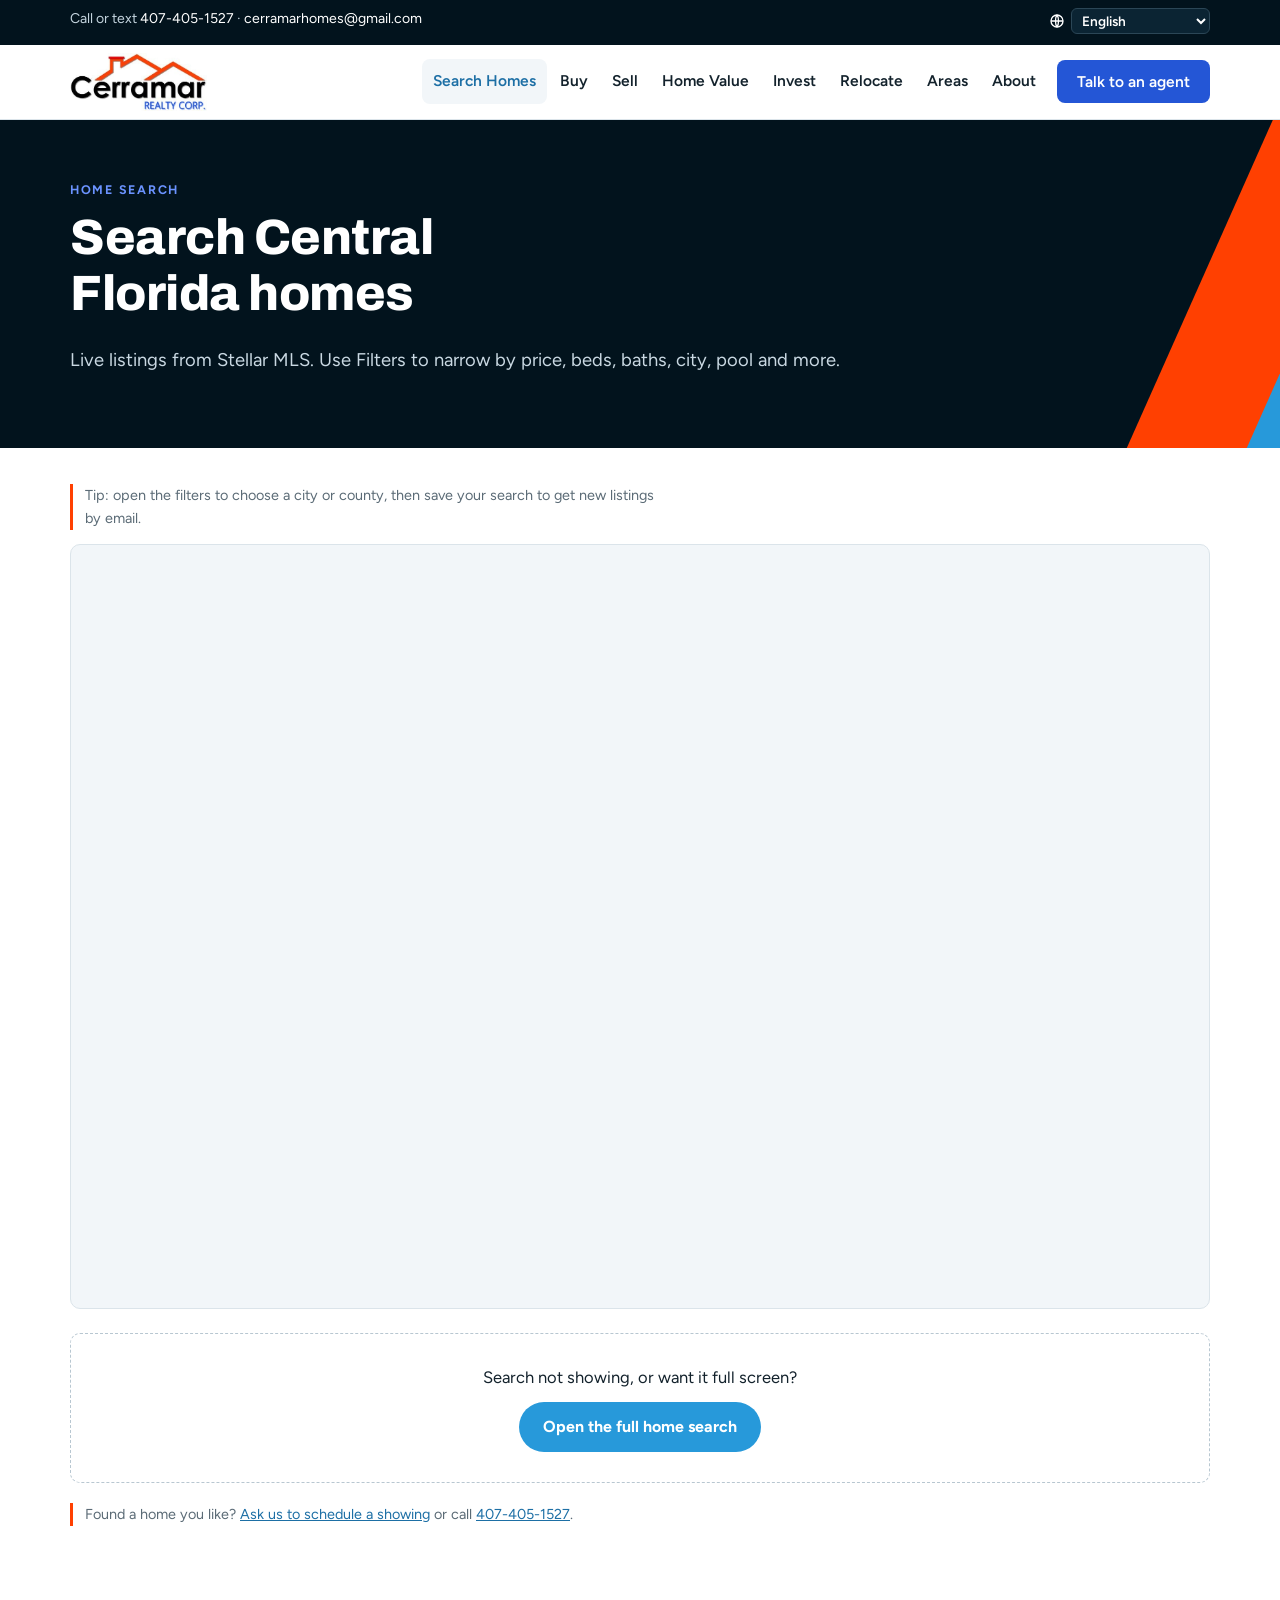
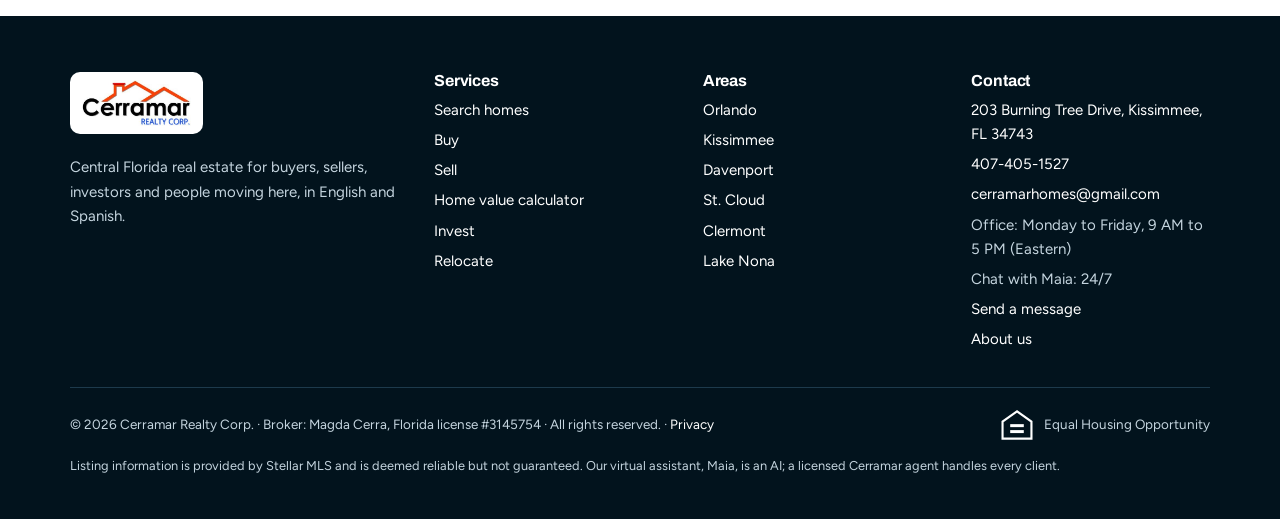
<file: search.html>
<!doctype html>
<html lang="en">
<head>
<meta charset="utf-8">
<meta name="viewport" content="width=device-width, initial-scale=1, viewport-fit=cover">
<title>Search Homes | Cerramar Realty Corp.</title>
<meta name="description" content="Search Central Florida homes for sale from Stellar MLS.">
<link rel="alternate" hreflang="en" href="https://cerramarhomes.com/">
<link rel="alternate" hreflang="es" href="https://cerramarhomes.com/es/">
<link rel="preconnect" href="https://fonts.googleapis.com"><link rel="preconnect" href="https://fonts.gstatic.com" crossorigin><link rel="stylesheet" href="https://fonts.googleapis.com/css2?family=Archivo:wght@600;700;800&family=Figtree:wght@400;600;700&display=swap">
<link rel="stylesheet" href="assets/styles.css?v=9bccaf1d">
<link rel="icon" href="assets/favicon.svg" type="image/svg+xml">
<script type="application/ld+json">{"@context":"https://schema.org","@type":"RealEstateAgent","name":"Cerramar Realty Corp.","url":"https://cerramarhomes.com/","logo":"https://cerramarhomes.com/assets/logo.jpg","image":"https://cerramarhomes.com/assets/magda.jpg","telephone":"+1-407-405-1527","email":"cerramarhomes@gmail.com","address":{"@type":"PostalAddress","streetAddress":"203 Burning Tree Drive","addressLocality":"Kissimmee","addressRegion":"FL","postalCode":"34743","addressCountry":"US"},"openingHoursSpecification":[{"@type":"OpeningHoursSpecification","dayOfWeek":["Monday","Tuesday","Wednesday","Thursday","Friday"],"opens":"09:00","closes":"17:00"}],"areaServed":"Central Florida","knowsLanguage":["en","es"]}</script>
</head>
<body>
<div class="topbar"><div class="wrap">
  <span>Call or text <a href="tel:+14074051527">407-405-1527</a> · <a href="mailto:cerramarhomes@gmail.com">cerramarhomes@gmail.com</a></span>
  <span class="lang"><label class="lang-pick"><svg viewBox="0 0 24 24" fill="none" stroke="currentColor" stroke-width="2" aria-hidden="true"><circle cx="12" cy="12" r="9"/><path d="M3 12h18M12 3c3 3.5 3 14.5 0 18M12 3c-3 3.5-3 14.5 0 18"/></svg><span class="sr-only">Language</span><select id="lang-select" data-current="en" aria-label="Language"><option value="en">English</option><option value="es">Español</option></select></label></span>
</div></div>
<header class="site"><div class="wrap">
  <a class="logo" href="index.html" aria-label="Cerramar Realty Corp. home"><img class="logo-img" src="assets/logo.jpg?v=e2faa82b" alt="Cerramar Realty Corp." width="520" height="220"></a>
  <button class="menu-btn" type="button" aria-expanded="false" aria-controls="mainnav">Menu</button>
  <nav class="main" id="mainnav" aria-label="Main"><a href="search.html" aria-current="page">Search Homes</a><a href="buy.html">Buy</a><a href="sell.html">Sell</a><a href="home-value.html">Home Value</a><a href="invest.html">Invest</a><a href="relocate.html">Relocate</a><a href="areas.html">Areas</a><a href="about.html">About</a><a class="btn btn-orange" href="contact.html">Talk to an agent</a></nav>
</div></header>
<main>
<section class="page-hero"><div class="wrap"><span class="eyebrow">Home search</span><h1>Search Central Florida homes</h1>
<p class="lead">Live listings from Stellar MLS. Use Filters to narrow by price, beds, baths, city, pool and more.</p></div></section>
<section style="padding-top:36px"><div class="wrap">
<p class="note" data-area-note>Tip: open the filters to choose a city or county, then save your search to get new listings by email.</p>
<iframe class="search-frame" title="Stellar MLS home search" loading="lazy"></iframe>
<div class="frame-fallback" style="margin-top:16px">
<p style="margin:0 auto 12px">Search not showing, or want it full screen?</p>
<a class="btn btn-blue" data-mls href="#" target="_blank" rel="noopener">Open the full home search</a>
</div>
<p class="note" style="margin-top:20px">Found a home you like? <a href="contact.html">Ask us to schedule a showing</a> or call <a href="tel:+14074051527">407-405-1527</a>.</p>
</div></section>
</main>
<footer class="site"><div class="wrap">
  <div class="foot-grid">
    <div>
      <a class="logo foot-logo" href="index.html"><img class="logo-img" src="assets/logo.jpg?v=e2faa82b" alt="Cerramar Realty Corp." width="520" height="220" loading="lazy"></a>
      <p style="margin-top:14px">Central Florida real estate for buyers, sellers, investors and people moving here, in English and Spanish.</p>
    </div>
    <div><h3>Services</h3><ul>
      <li><a href="search.html">Search homes</a></li><li><a href="buy.html">Buy</a></li>
      <li><a href="sell.html">Sell</a></li><li><a href="home-value.html">Home value calculator</a></li><li><a href="invest.html">Invest</a></li>
      <li><a href="relocate.html">Relocate</a></li></ul></div>
    <div><h3>Areas</h3><ul><li><a href="areas.html#orlando">Orlando</a></li><li><a href="areas.html#kissimmee">Kissimmee</a></li><li><a href="areas.html#davenport">Davenport</a></li><li><a href="areas.html#st-cloud">St. Cloud</a></li><li><a href="areas.html#clermont">Clermont</a></li><li><a href="areas.html#lake-nona">Lake Nona</a></li></ul></div>
    <div><h3>Contact</h3><ul>
      <li><a href="https://www.google.com/maps/search/?api=1&query=203+Burning+Tree+Drive+Kissimmee+FL+34743" target="_blank" rel="noopener">203 Burning Tree Drive, Kissimmee, FL 34743</a></li>
      <li><a href="tel:+14074051527">407-405-1527</a></li><li><a href="mailto:cerramarhomes@gmail.com">cerramarhomes@gmail.com</a></li>
      <li>Office: Monday to Friday, 9 AM to 5 PM (Eastern)</li>
      <li class="ai-live" hidden>Chat with Maia: 24/7</li>
      <li class="ai-phone" hidden>Calls &amp; texts: 24/7</li>
      <li><a href="contact.html">Send a message</a></li><li><a href="about.html">About us</a></li></ul></div>
  </div>
  <div class="legal">
    <span>© <span data-year>2026</span> Cerramar Realty Corp. · Broker: Magda Cerra, Florida license #3145754 · All rights reserved. · <a href="privacy.html">Privacy</a></span>
    <span class="eho"><svg viewBox="0 0 40 40" aria-hidden="true"><path d="M20 4 3 16v20h34V16z" fill="none" stroke="#fff" stroke-width="2.5"/>
<rect x="12" y="19" width="16" height="3.5" fill="#fff"/><rect x="12" y="26" width="16" height="3.5" fill="#fff"/></svg>Equal Housing Opportunity</span>
  </div>
  <p style="font-size:.8rem;margin-top:14px;max-width:none">Listing information is provided by Stellar MLS and is deemed reliable but not guaranteed. Our virtual assistant, Maia, is an AI; a licensed Cerramar agent handles every client.</p>
</div></footer>
<script src="assets/config.js?v=56bec95e"></script>
<script src="assets/site.js?v=d6e347b4" defer></script>
</body>
</html>
</file>
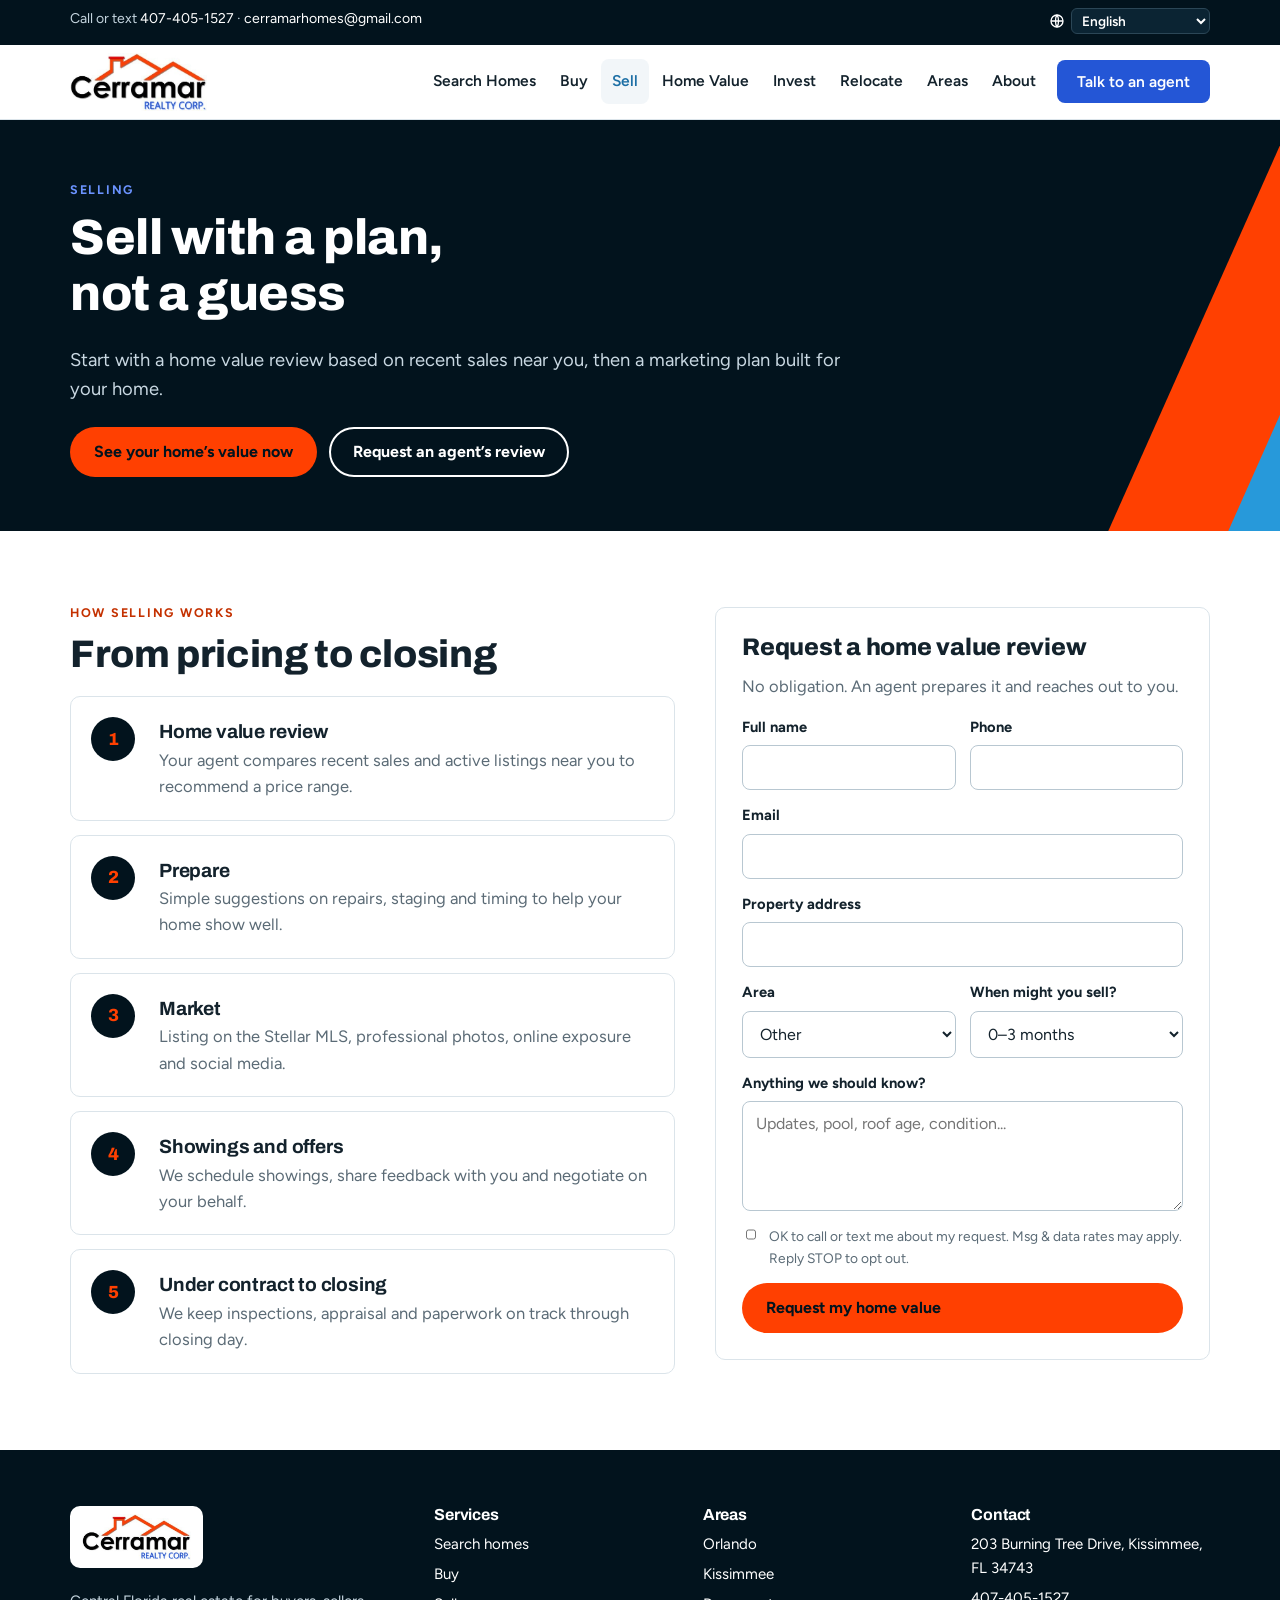
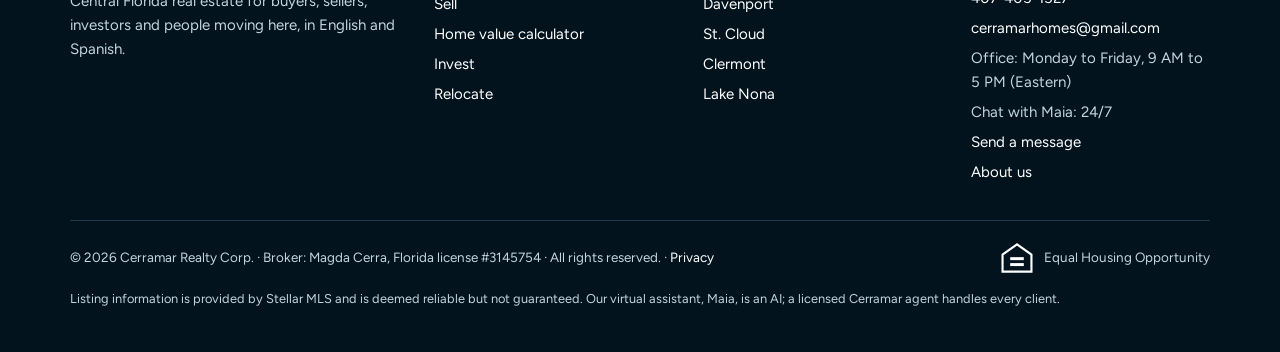
<file: sell.html>
<!doctype html>
<html lang="en">
<head>
<meta charset="utf-8">
<meta name="viewport" content="width=device-width, initial-scale=1, viewport-fit=cover">
<title>Sell Your Home | Cerramar Realty Corp.</title>
<meta name="description" content="Request a home value review and sell with Cerramar Realty Corp.">
<link rel="alternate" hreflang="en" href="https://cerramarhomes.com/">
<link rel="alternate" hreflang="es" href="https://cerramarhomes.com/es/">
<link rel="preconnect" href="https://fonts.googleapis.com"><link rel="preconnect" href="https://fonts.gstatic.com" crossorigin><link rel="stylesheet" href="https://fonts.googleapis.com/css2?family=Archivo:wght@600;700;800&family=Figtree:wght@400;600;700&display=swap">
<link rel="stylesheet" href="assets/styles.css?v=9bccaf1d">
<link rel="icon" href="assets/favicon.svg" type="image/svg+xml">
<script type="application/ld+json">{"@context":"https://schema.org","@type":"RealEstateAgent","name":"Cerramar Realty Corp.","url":"https://cerramarhomes.com/","logo":"https://cerramarhomes.com/assets/logo.jpg","image":"https://cerramarhomes.com/assets/magda.jpg","telephone":"+1-407-405-1527","email":"cerramarhomes@gmail.com","address":{"@type":"PostalAddress","streetAddress":"203 Burning Tree Drive","addressLocality":"Kissimmee","addressRegion":"FL","postalCode":"34743","addressCountry":"US"},"openingHoursSpecification":[{"@type":"OpeningHoursSpecification","dayOfWeek":["Monday","Tuesday","Wednesday","Thursday","Friday"],"opens":"09:00","closes":"17:00"}],"areaServed":"Central Florida","knowsLanguage":["en","es"]}</script>
</head>
<body>
<div class="topbar"><div class="wrap">
  <span>Call or text <a href="tel:+14074051527">407-405-1527</a> · <a href="mailto:cerramarhomes@gmail.com">cerramarhomes@gmail.com</a></span>
  <span class="lang"><label class="lang-pick"><svg viewBox="0 0 24 24" fill="none" stroke="currentColor" stroke-width="2" aria-hidden="true"><circle cx="12" cy="12" r="9"/><path d="M3 12h18M12 3c3 3.5 3 14.5 0 18M12 3c-3 3.5-3 14.5 0 18"/></svg><span class="sr-only">Language</span><select id="lang-select" data-current="en" aria-label="Language"><option value="en">English</option><option value="es">Español</option></select></label></span>
</div></div>
<header class="site"><div class="wrap">
  <a class="logo" href="index.html" aria-label="Cerramar Realty Corp. home"><img class="logo-img" src="assets/logo.jpg?v=e2faa82b" alt="Cerramar Realty Corp." width="520" height="220"></a>
  <button class="menu-btn" type="button" aria-expanded="false" aria-controls="mainnav">Menu</button>
  <nav class="main" id="mainnav" aria-label="Main"><a href="search.html">Search Homes</a><a href="buy.html">Buy</a><a href="sell.html" aria-current="page">Sell</a><a href="home-value.html">Home Value</a><a href="invest.html">Invest</a><a href="relocate.html">Relocate</a><a href="areas.html">Areas</a><a href="about.html">About</a><a class="btn btn-orange" href="contact.html">Talk to an agent</a></nav>
</div></header>
<main>
<section class="page-hero"><div class="wrap"><span class="eyebrow">Selling</span><h1>Sell with a plan, not a guess</h1>
<p class="lead">Start with a home value review based on recent sales near you, then a marketing plan built for your home.</p><div class="btns" style="margin-top:22px"><a class="btn btn-orange" href="home-value.html">See your home&rsquo;s value now</a><a class="btn btn-ghost" href="#value">Request an agent&rsquo;s review</a></div></div></section>
<section><div class="wrap split" style="align-items:start">
<div><span class="eyebrow">How selling works</span><h2>From pricing to closing</h2>
<ol class="steps" style="margin-top:20px">
<li><div><h3>Home value review</h3><p>Your agent compares recent sales and active listings near you to recommend a price range.</p></div></li>
<li><div><h3>Prepare</h3><p>Simple suggestions on repairs, staging and timing to help your home show well.</p></div></li>
<li><div><h3>Market</h3><p>Listing on the Stellar MLS, professional photos, online exposure and social media.</p></div></li>
<li><div><h3>Showings and offers</h3><p>We schedule showings, share feedback with you and negotiate on your behalf.</p></div></li>
<li><div><h3>Under contract to closing</h3><p>We keep inspections, appraisal and paperwork on track through closing day.</p></div></li>
</ol></div>
<div class="card" id="value" style="scroll-margin-top:110px"><h2 style="font-size:1.5rem">Request a home value review</h2>
<p style="color:var(--muted)">No obligation. An agent prepares it and reaches out to you.</p>
<form class="lead-form" novalidate>
<input type="hidden" name="form" value="Home value request">
<label class="hp" aria-hidden="true">Leave empty<input name="website" tabindex="-1" autocomplete="off"></label>
<div class="row2"><label>Full name<input name="name" autocomplete="name" required></label>
<label>Phone<input name="phone" type="tel" autocomplete="tel"></label></div>
<label>Email<input name="email" type="email" autocomplete="email"></label><input type="hidden" name="lead_type" value="seller">
<label>Property address<input name="address" autocomplete="street-address" required></label>
<div class="row2"><label>Area<select name="area"><option value="">Other</option><option>Orlando</option><option>Kissimmee</option><option>Davenport</option><option>St. Cloud</option><option>Clermont</option><option>Lake Nona</option><option>Winter Haven</option></select></label>
<label>When might you sell?<select name="timeline"><option>0–3 months</option><option>3–6 months</option><option>6–12 months</option><option>Just curious</option></select></label></div>
<label>Anything we should know?<textarea name="message" placeholder="Updates, pool, roof age, condition..."></textarea></label>
<label class="check"><input type="checkbox" name="consent" value="1"> OK to call or text me about my request. Msg &amp; data rates may apply. Reply STOP to opt out.</label>
<button class="btn btn-orange" type="submit">Request my home value</button>
<p class="form-msg" role="status" hidden></p>
</form>
</div></div></section>
</main>
<footer class="site"><div class="wrap">
  <div class="foot-grid">
    <div>
      <a class="logo foot-logo" href="index.html"><img class="logo-img" src="assets/logo.jpg?v=e2faa82b" alt="Cerramar Realty Corp." width="520" height="220" loading="lazy"></a>
      <p style="margin-top:14px">Central Florida real estate for buyers, sellers, investors and people moving here, in English and Spanish.</p>
    </div>
    <div><h3>Services</h3><ul>
      <li><a href="search.html">Search homes</a></li><li><a href="buy.html">Buy</a></li>
      <li><a href="sell.html">Sell</a></li><li><a href="home-value.html">Home value calculator</a></li><li><a href="invest.html">Invest</a></li>
      <li><a href="relocate.html">Relocate</a></li></ul></div>
    <div><h3>Areas</h3><ul><li><a href="areas.html#orlando">Orlando</a></li><li><a href="areas.html#kissimmee">Kissimmee</a></li><li><a href="areas.html#davenport">Davenport</a></li><li><a href="areas.html#st-cloud">St. Cloud</a></li><li><a href="areas.html#clermont">Clermont</a></li><li><a href="areas.html#lake-nona">Lake Nona</a></li></ul></div>
    <div><h3>Contact</h3><ul>
      <li><a href="https://www.google.com/maps/search/?api=1&query=203+Burning+Tree+Drive+Kissimmee+FL+34743" target="_blank" rel="noopener">203 Burning Tree Drive, Kissimmee, FL 34743</a></li>
      <li><a href="tel:+14074051527">407-405-1527</a></li><li><a href="mailto:cerramarhomes@gmail.com">cerramarhomes@gmail.com</a></li>
      <li>Office: Monday to Friday, 9 AM to 5 PM (Eastern)</li>
      <li class="ai-live" hidden>Chat with Maia: 24/7</li>
      <li class="ai-phone" hidden>Calls &amp; texts: 24/7</li>
      <li><a href="contact.html">Send a message</a></li><li><a href="about.html">About us</a></li></ul></div>
  </div>
  <div class="legal">
    <span>© <span data-year>2026</span> Cerramar Realty Corp. · Broker: Magda Cerra, Florida license #3145754 · All rights reserved. · <a href="privacy.html">Privacy</a></span>
    <span class="eho"><svg viewBox="0 0 40 40" aria-hidden="true"><path d="M20 4 3 16v20h34V16z" fill="none" stroke="#fff" stroke-width="2.5"/>
<rect x="12" y="19" width="16" height="3.5" fill="#fff"/><rect x="12" y="26" width="16" height="3.5" fill="#fff"/></svg>Equal Housing Opportunity</span>
  </div>
  <p style="font-size:.8rem;margin-top:14px;max-width:none">Listing information is provided by Stellar MLS and is deemed reliable but not guaranteed. Our virtual assistant, Maia, is an AI; a licensed Cerramar agent handles every client.</p>
</div></footer>
<script src="assets/config.js?v=56bec95e"></script>
<script src="assets/site.js?v=d6e347b4" defer></script>
</body>
</html>
</file>
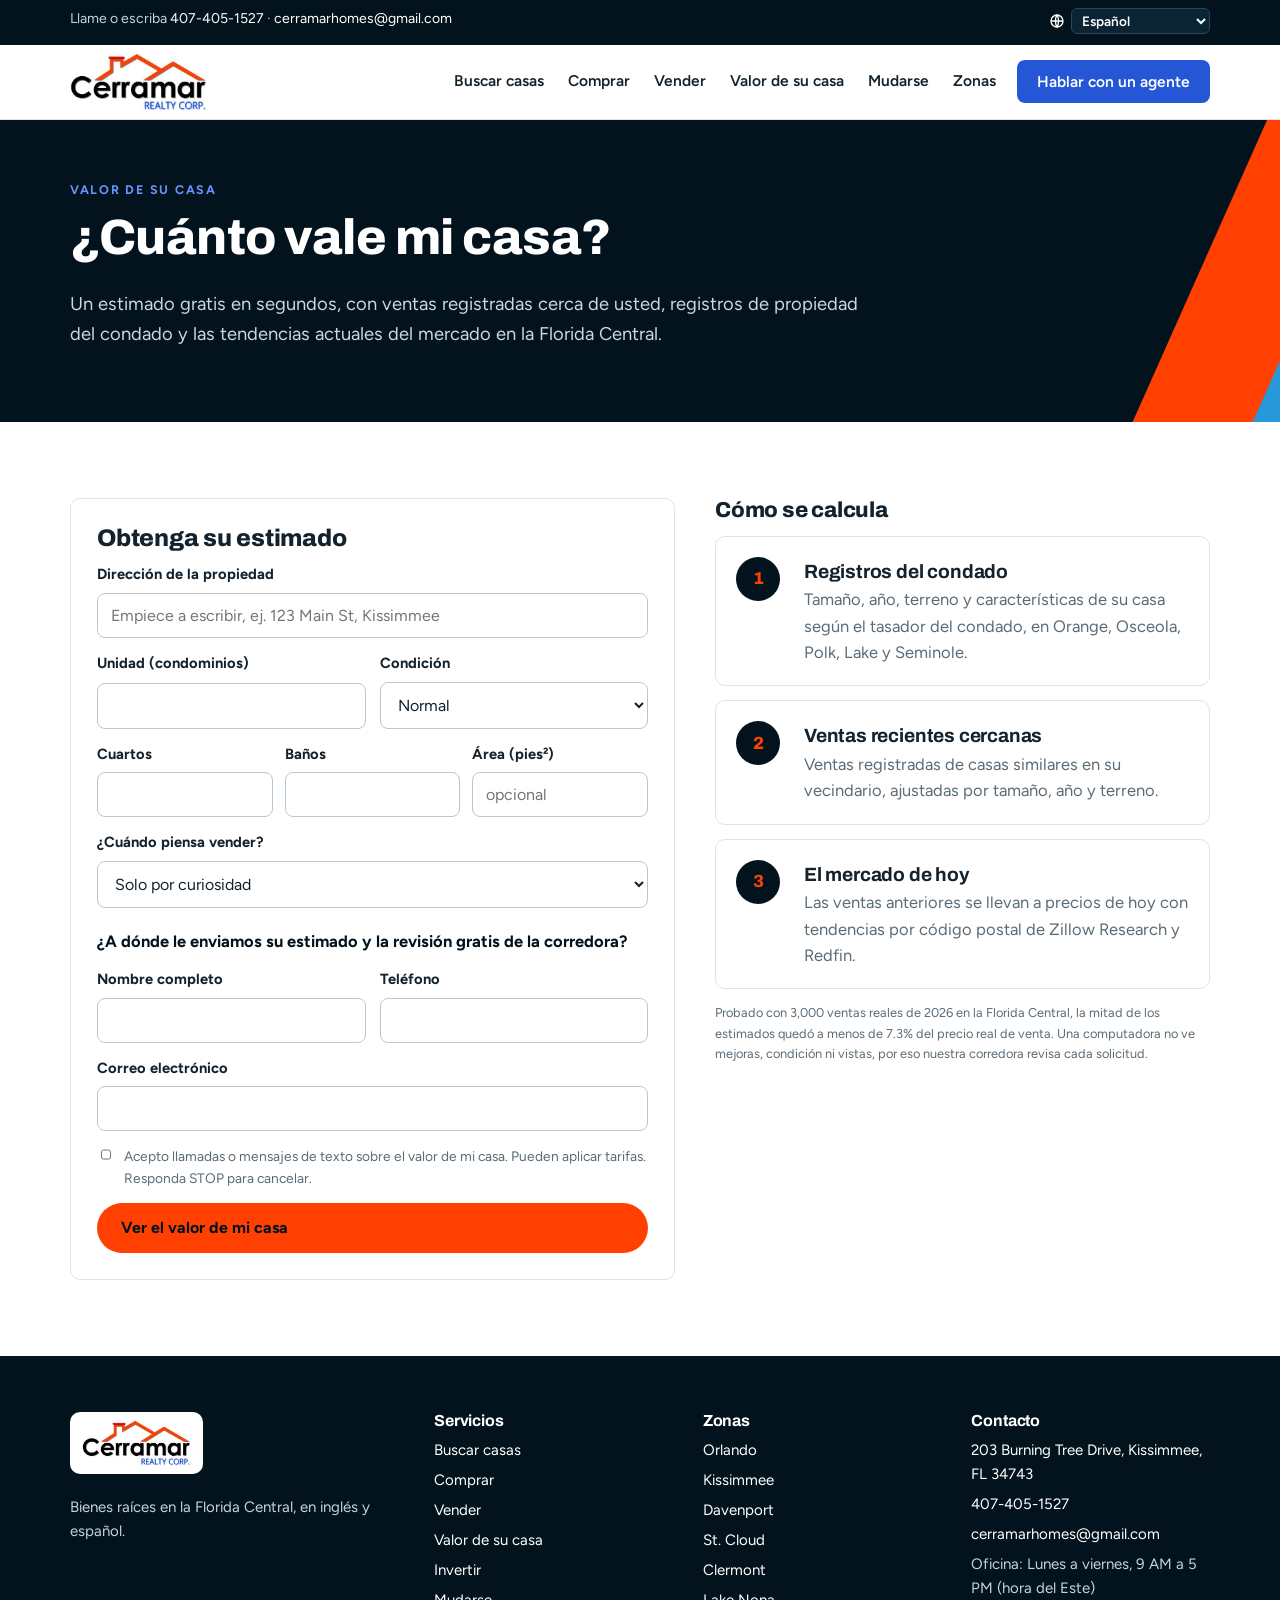
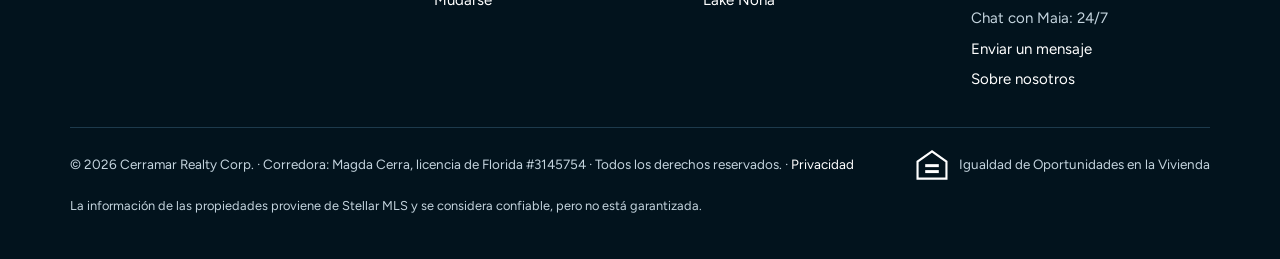
<file: es/valor-de-casa.html>
<!doctype html>
<html lang="es">
<head>
<meta charset="utf-8">
<meta name="viewport" content="width=device-width, initial-scale=1, viewport-fit=cover">
<title>¿Cuánto vale mi casa? Estimado gratis | Cerramar Realty Corp.</title>
<meta name="description" content="Estimado gratis e instantáneo del valor de su casa en Orlando, Kissimmee y la Florida Central.">
<link rel="alternate" hreflang="en" href="https://cerramarhomes.com/">
<link rel="alternate" hreflang="es" href="https://cerramarhomes.com/es/">
<link rel="preconnect" href="https://fonts.googleapis.com"><link rel="preconnect" href="https://fonts.gstatic.com" crossorigin><link rel="stylesheet" href="https://fonts.googleapis.com/css2?family=Archivo:wght@600;700;800&family=Figtree:wght@400;600;700&display=swap">
<link rel="stylesheet" href="../assets/styles.css?v=9bccaf1d">
<link rel="icon" href="../assets/favicon.svg" type="image/svg+xml">
<script type="application/ld+json">{"@context":"https://schema.org","@type":"RealEstateAgent","name":"Cerramar Realty Corp.","url":"https://cerramarhomes.com/","logo":"https://cerramarhomes.com/assets/logo.jpg","image":"https://cerramarhomes.com/assets/magda.jpg","telephone":"+1-407-405-1527","email":"cerramarhomes@gmail.com","address":{"@type":"PostalAddress","streetAddress":"203 Burning Tree Drive","addressLocality":"Kissimmee","addressRegion":"FL","postalCode":"34743","addressCountry":"US"},"openingHoursSpecification":[{"@type":"OpeningHoursSpecification","dayOfWeek":["Monday","Tuesday","Wednesday","Thursday","Friday"],"opens":"09:00","closes":"17:00"}],"areaServed":"Central Florida","knowsLanguage":["en","es"]}</script>
</head>
<body>
<div class="topbar"><div class="wrap">
  <span>Llame o escriba <a href="tel:+14074051527">407-405-1527</a> · <a href="mailto:cerramarhomes@gmail.com">cerramarhomes@gmail.com</a></span>
  <span class="lang"><label class="lang-pick"><svg viewBox="0 0 24 24" fill="none" stroke="currentColor" stroke-width="2" aria-hidden="true"><circle cx="12" cy="12" r="9"/><path d="M3 12h18M12 3c3 3.5 3 14.5 0 18M12 3c-3 3.5-3 14.5 0 18"/></svg><span class="sr-only">Idioma</span><select id="lang-select" data-current="es" aria-label="Idioma"><option value="en">English</option><option value="es">Español</option></select></label></span>
</div></div>
<header class="site"><div class="wrap">
  <a class="logo" href="../es/index.html" aria-label="Cerramar Realty Corp. home"><img class="logo-img" src="../assets/logo.jpg?v=e2faa82b" alt="Cerramar Realty Corp." width="520" height="220"></a>
  <button class="menu-btn" type="button" aria-expanded="false" aria-controls="mainnav">Menu</button>
  <nav class="main" id="mainnav" aria-label="Main"><a href="../search.html">Buscar casas</a><a href="#comprar">Comprar</a><a href="#vender">Vender</a><a href="../es/valor-de-casa.html">Valor de su casa</a><a href="#reubicarse">Mudarse</a><a href="../areas.html">Zonas</a><a class="btn btn-orange" href="../contact.html">Hablar con un agente</a></nav>
</div></header>
<main>
<section class="page-hero"><div class="wrap"><span class="eyebrow">Valor de su casa</span><h1>¿Cuánto vale mi casa?</h1>
<p class="lead">Un estimado gratis en segundos, con ventas registradas cerca de usted, registros de propiedad del condado y las tendencias actuales del mercado en la Florida Central.</p></div></section>
<section><div class="wrap split hv-wrap" style="align-items:start">
<div class="card"><h2 style="font-size:1.5rem">Obtenga su estimado</h2>
<form id="hv-form" class="lead-form" novalidate autocomplete="on">
<label class="hp" aria-hidden="true">Leave empty<input name="website" tabindex="-1" autocomplete="off"></label>
<div class="hv-addr"><label>Dirección de la propiedad<input id="hv-address" name="address" autocomplete="street-address" required
  placeholder="Empiece a escribir, ej. 123 Main St, Kissimmee" role="combobox" aria-autocomplete="list" aria-expanded="false" aria-controls="hv-suggest"></label>
<ul id="hv-suggest" class="hv-suggest" role="listbox" hidden></ul></div>
<div class="row2"><label>Unidad (condominios)<input name="unit" autocomplete="address-line2"></label>
<label>Condición<select name="condition"><option value="average">Normal</option><option value="updated">Actualizada</option><option value="renovated">Renovada por completo</option><option value="needs_work">Necesita reparaciones</option></select></label></div>
<div class="row3"><label>Cuartos<input name="beds" type="number" min="0" max="12" inputmode="numeric"></label>
<label>Baños<input name="baths" type="number" min="0" max="12" step="0.5" inputmode="decimal"></label>
<label>Área (pies²)<input name="sqft" type="number" min="200" max="20000" inputmode="numeric" placeholder="opcional"></label></div>
<label>¿Cuándo piensa vender?<select name="timeline"><option>Solo por curiosidad</option><option>0–3 meses</option><option>3–6 meses</option><option>6–12 meses</option><option>Refinanciar u otro</option></select></label>
<p class="hv-where">¿A dónde le enviamos su estimado y la revisión gratis de la corredora?</p>
<div class="row2"><label>Nombre completo<input name="name" autocomplete="name" required></label>
<label>Teléfono<input name="phone" type="tel" autocomplete="tel"></label></div>
<label>Correo electrónico<input name="email" type="email" autocomplete="email"></label>
<label class="check"><input type="checkbox" name="consent" value="1"> Acepto llamadas o mensajes de texto sobre el valor de mi casa. Pueden aplicar tarifas. Responda STOP para cancelar.</label>
<button class="btn btn-orange" type="submit">Ver el valor de mi casa</button>
<p id="hv-msg" class="form-msg" role="status" hidden></p>
</form></div>
<div><div id="hv-result" class="card hv-result" hidden aria-live="polite"></div>
<div class="hv-how"><h2 style="font-size:1.35rem">Cómo se calcula</h2>
<ol class="steps" style="margin-top:14px">
<li><div><h3>Registros del condado</h3><p>Tamaño, año, terreno y características de su casa según el tasador del condado, en Orange, Osceola, Polk, Lake y Seminole.</p></div></li>
<li><div><h3>Ventas recientes cercanas</h3><p>Ventas registradas de casas similares en su vecindario, ajustadas por tamaño, año y terreno.</p></div></li>
<li><div><h3>El mercado de hoy</h3><p>Las ventas anteriores se llevan a precios de hoy con tendencias por código postal de Zillow Research y Redfin.</p></div></li>
</ol>
<p class="hv-fine">Probado con 3,000 ventas reales de 2026 en la Florida Central, la mitad de los estimados quedó a menos de 7.3% del precio real de venta. Una computadora no ve mejoras, condición ni vistas, por eso nuestra corredora revisa cada solicitud.</p></div></div>
</div></section>
</main>
<footer class="site"><div class="wrap">
  <div class="foot-grid">
    <div>
      <a class="logo foot-logo" href="../index.html"><img class="logo-img" src="../assets/logo.jpg?v=e2faa82b" alt="Cerramar Realty Corp." width="520" height="220" loading="lazy"></a>
      <p style="margin-top:14px">Bienes raíces en la Florida Central, en inglés y español.</p>
    </div>
    <div><h3>Servicios</h3><ul>
      <li><a href="../search.html">Buscar casas</a></li><li><a href="../buy.html">Comprar</a></li>
      <li><a href="../sell.html">Vender</a></li><li><a href="../es/valor-de-casa.html">Valor de su casa</a></li><li><a href="../invest.html">Invertir</a></li>
      <li><a href="../relocate.html">Mudarse</a></li></ul></div>
    <div><h3>Zonas</h3><ul><li><a href="../areas.html#orlando">Orlando</a></li><li><a href="../areas.html#kissimmee">Kissimmee</a></li><li><a href="../areas.html#davenport">Davenport</a></li><li><a href="../areas.html#st-cloud">St. Cloud</a></li><li><a href="../areas.html#clermont">Clermont</a></li><li><a href="../areas.html#lake-nona">Lake Nona</a></li></ul></div>
    <div><h3>Contacto</h3><ul>
      <li><a href="https://www.google.com/maps/search/?api=1&query=203+Burning+Tree+Drive+Kissimmee+FL+34743" target="_blank" rel="noopener">203 Burning Tree Drive, Kissimmee, FL 34743</a></li>
      <li><a href="tel:+14074051527">407-405-1527</a></li><li><a href="mailto:cerramarhomes@gmail.com">cerramarhomes@gmail.com</a></li>
      <li>Oficina: Lunes a viernes, 9 AM a 5 PM (hora del Este)</li>
      <li class="ai-live" hidden>Chat con Maia: 24/7</li>
      <li class="ai-phone" hidden>Llamadas y textos: 24/7</li>
      <li><a href="../contact.html">Enviar un mensaje</a></li><li><a href="../about.html">Sobre nosotros</a></li></ul></div>
  </div>
  <div class="legal">
    <span>© <span data-year>2026</span> Cerramar Realty Corp. · Corredora: Magda Cerra, licencia de Florida #3145754 · Todos los derechos reservados. · <a href="../privacy.html">Privacidad</a></span>
    <span class="eho"><svg viewBox="0 0 40 40" aria-hidden="true"><path d="M20 4 3 16v20h34V16z" fill="none" stroke="#fff" stroke-width="2.5"/>
<rect x="12" y="19" width="16" height="3.5" fill="#fff"/><rect x="12" y="26" width="16" height="3.5" fill="#fff"/></svg>Igualdad de Oportunidades en la Vivienda</span>
  </div>
  <p style="font-size:.8rem;margin-top:14px;max-width:none">La información de las propiedades proviene de Stellar MLS y se considera confiable, pero no está garantizada.</p>
</div></footer>
<script src="../assets/config.js?v=56bec95e"></script>
<script src="../assets/site.js?v=d6e347b4" defer></script>
<script src="../assets/value.js?v=50d81985" defer></script>
</body>
</html>
</file>
<file: assets/styles.css>
/* Cerramar Realty Corp. — brand colors carried over from the original cerramarhomes.com
   navy #02131D, sky blue #2799DA, link blue #337AB7, orange #FF4001 (from the Cerramar logo) */
:root {
  --navy: #02131d;
  --navy-2: #0b2433;
  --blue: #2799da;
  --blue-deep: #1d6fa5;
  --orange: #ff4001;
  --royal: #2456d6;        /* royal blue: buttons with white text */
  --royal-light: #6b93ff;  /* royal blue that reads on the dark navy */
  --orange-ink: #c43100;
  --ink: #13222c;
  --muted: #5b6b76;
  --line: #dbe4ea;
  --paper: #ffffff;
  --mist: #f2f6f9;
  --display: "Archivo", "Helvetica Neue", Arial, sans-serif;
  --body: "Figtree", "Helvetica Neue", Arial, sans-serif;
  --radius: 10px;
  color-scheme: light;
}
* { box-sizing: border-box; }
html { scroll-behavior: smooth; }
body { margin: 0; background: var(--paper); color: var(--ink); font: 16.5px/1.6 var(--body); }
img { max-width: 100%; display: block; }
a { color: var(--blue-deep); }
a:hover { color: var(--navy); }
:focus-visible { outline: 3px solid var(--orange); outline-offset: 2px; }
h1, h2, h3 { font-family: var(--display); line-height: 1.12; margin: 0 0 .5em; text-wrap: balance; letter-spacing: -.01em; }
h1 { font-size: clamp(2.2rem, 5.2vw, 3.8rem); font-weight: 800; }
h2 { font-size: clamp(1.6rem, 3.2vw, 2.4rem); font-weight: 800; }
h3 { font-size: 1.2rem; font-weight: 700; }
p { margin: 0 0 1em; max-width: 66ch; }
.wrap { max-width: 1180px; margin: 0 auto; padding-left: max(20px, env(safe-area-inset-left, 0px)); padding-right: max(20px, env(safe-area-inset-right, 0px)); }
.eyebrow { font: 700 .78rem/1 var(--body); letter-spacing: .14em; text-transform: uppercase; color: var(--orange-ink); margin-bottom: 14px; display: block; }
.on-dark .eyebrow { color: var(--orange); }
.lead { font-size: 1.15rem; color: var(--muted); }
.on-dark .lead { color: #c4d4de; }
section { padding-block: 76px; }
.mist { background: var(--mist); }
.on-dark { background: var(--navy); color: #fff; }
.on-dark a { color: #9fd6f5; }

/* buttons */
.btn { display: inline-flex; align-items: center; gap: 8px; font: 700 1rem/1 var(--body); padding: 15px 22px; border-radius: 999px; text-decoration: none; border: 2px solid transparent; cursor: pointer; transition: transform .15s, background .15s; }
.btn:hover { transform: translateY(-1px); }
.btn-orange { background: var(--orange); color: var(--navy); }
.btn-orange:hover { background: #ff6a33; color: var(--navy); }
.btn-blue { background: var(--blue); color: #fff; }
.btn-blue:hover { background: var(--blue-deep); color: #fff; }
.btn-ghost { border-color: currentColor; color: inherit; background: transparent; }
.btns { display: flex; flex-wrap: wrap; gap: 12px; }

/* header */
.topbar { background: var(--navy); color: #c4d4de; font-size: .88rem; }
.topbar .wrap { display: flex; gap: 18px; flex-wrap: wrap; justify-content: space-between; padding-block: 8px; }
.topbar a { color: #fff; text-decoration: none; }
.topbar .lang a { font-weight: 700; color: var(--orange); }
header.site { position: sticky; top: env(safe-area-inset-top, 0px); z-index: 50; background: rgba(255,255,255,.97); border-bottom: 1px solid var(--line); backdrop-filter: blur(6px); }
body::before { content: ""; position: fixed; inset: 0 0 auto; height: env(safe-area-inset-top, 0px); z-index: 60; background: #fff; }
header.site .wrap { display: flex; align-items: center; gap: 24px; min-height: 74px; }
.logo { display: flex; align-items: center; gap: 10px; text-decoration: none; color: var(--navy); margin-right: auto; }
.logo-mark { width: 40px; height: 40px; flex: none; }
.logo b { font: 800 1.15rem/1 var(--display); letter-spacing: .02em; display: block; }
.logo small { font: 600 .66rem/1 var(--body); letter-spacing: .26em; color: var(--blue-deep); }
nav.main { display: flex; gap: 2px; align-items: center; }
nav.main a { text-decoration: none; color: var(--ink); font-weight: 600; padding: 10px 11px; border-radius: 8px; font-size: .97rem; }
nav.main a:hover, nav.main a[aria-current="page"] { color: var(--blue-deep); background: var(--mist); }
nav.main .btn { margin-left: 8px; padding: 12px 18px; background: var(--royal); color: #fff; }
nav.main .btn:hover { background: #1a44b3; color: #fff; }
.menu-btn { display: none; background: none; border: 1px solid var(--line); border-radius: 8px; padding: 9px 12px; font: 700 .95rem var(--body); color: var(--navy); cursor: pointer; }
@media (max-width: 1020px) {
  .menu-btn { display: block; }
  nav.main { display: none; position: absolute; left: 0; right: 0; top: 100%; flex-direction: column; align-items: stretch; background: #fff; border-bottom: 1px solid var(--line); padding: 10px max(20px, env(safe-area-inset-right, 0px)) 18px max(20px, env(safe-area-inset-left, 0px)); }
  nav.main.open { display: flex; }
  nav.main .btn { margin: 8px 0 0; justify-content: center; }
}

/* hero with the original site's orange/blue slashes */
.hero { position: relative; overflow: hidden; background: var(--navy); color: #fff; padding-block: 92px 84px; }
.hero::before, .hero::after { content: ""; position: absolute; top: -20%; height: 140%; transform: skewX(-24deg); pointer-events: none; }
.hero::before { right: 6%; width: 190px; background: linear-gradient(180deg, var(--orange), #d93600); opacity: .95; }
.hero::after { right: -6%; width: 260px; background: linear-gradient(180deg, var(--blue), #1758a6); }
.hero .wrap { position: relative; z-index: 1; }
.hero h1 { max-width: 15ch; }
.hero h1 em { font-style: normal; color: var(--orange); }
.hero .lead { max-width: 52ch; }
.hero-search { margin-top: 30px; display: flex; flex-wrap: wrap; gap: 10px; background: #fff; border-radius: 16px; padding: 10px; max-width: 720px; box-shadow: 0 18px 50px rgba(0,0,0,.3); }
.hero-search select { flex: 1 1 180px; min-width: 0; border: 0; font: 600 1rem var(--body); color: var(--ink); padding: 12px; background: transparent; }
.hero-search .btn { flex: 0 0 auto; }
.hero-note { margin-top: 14px; font-size: .9rem; color: #9fb4c2; }
@media (max-width: 720px) { .hero::before { right: -30px; width: 90px; opacity: .55 } .hero::after { right: -120px; width: 150px; opacity: .6 } }
.page-hero { background: var(--navy); color: #fff; padding-block: 64px 54px; position: relative; overflow: hidden; }
.page-hero::after { content: ""; position: absolute; right: -40px; top: -30%; height: 160%; width: 120px; background: var(--orange); transform: skewX(-24deg); box-shadow: 80px 0 0 var(--blue); }
.page-hero .wrap { position: relative; z-index: 1; }
.page-hero h1 { max-width: 18ch; font-size: clamp(2rem, 4.4vw, 3.1rem); }
@media (max-width: 720px) { .page-hero::after { opacity: .35 } }

/* grids and cards */
.grid { display: grid; gap: 22px; }
.g2 { grid-template-columns: repeat(auto-fit, minmax(min(100%, 420px), 1fr)); }
.g3 { grid-template-columns: repeat(auto-fit, minmax(min(100%, 280px), 1fr)); }
.g4 { grid-template-columns: repeat(auto-fit, minmax(min(100%, 230px), 1fr)); }
.card { background: #fff; border: 1px solid var(--line); border-radius: var(--radius); padding: 26px; min-width: 0; }
.path { display: flex; flex-direction: column; gap: 8px; text-decoration: none; color: var(--ink); border-top: 4px solid var(--blue); transition: border-color .15s, transform .15s; }
.path:hover { border-top-color: var(--orange); transform: translateY(-2px); color: var(--ink); }
.path .go { margin-top: auto; font-weight: 700; color: var(--blue-deep); }
.icon { width: 44px; height: 44px; border-radius: 12px; display: grid; place-items: center; background: var(--mist); color: var(--blue-deep); }
.icon svg { width: 24px; height: 24px; }

/* areas */
.areas { display: grid; gap: 14px; grid-template-columns: repeat(auto-fit, minmax(min(100%, 250px), 1fr)); }
.area { padding: 22px; border-radius: var(--radius); background: var(--navy-2); color: #fff; text-decoration: none; border-left: 4px solid var(--orange); }
.area:hover { background: #10324a; color: #fff; }
.area .county { font-size: .8rem; letter-spacing: .1em; text-transform: uppercase; color: #9fd6f5; }
.area h3 { margin: 6px 0; color: #fff; }
.area p { font-size: .94rem; color: #c4d4de; margin: 0; }
.area-detail { border-left: 4px solid var(--orange); padding-left: 22px; scroll-margin-top: 100px; }
.area-detail .county { font-size: .8rem; letter-spacing: .1em; text-transform: uppercase; color: var(--blue-deep); font-weight: 700; }
.facts { margin: 0; padding-left: 20px; }
.facts li { margin-bottom: 4px; }

/* steps (real sequences only) */
.steps { counter-reset: s; display: grid; gap: 14px; padding: 0; margin: 0; list-style: none; }
.steps li { counter-increment: s; display: grid; grid-template-columns: 52px 1fr; gap: 16px; align-items: start; background: #fff; border: 1px solid var(--line); border-radius: var(--radius); padding: 20px; }
.steps li::before { content: counter(s); width: 44px; height: 44px; border-radius: 50%; display: grid; place-items: center; background: var(--navy); color: var(--orange); font: 800 1.1rem var(--display); }
.steps h3 { margin: 4px 0 4px; }
.steps p { margin: 0; color: var(--muted); }

/* split, agent */
.split { display: grid; gap: 40px; grid-template-columns: 1.1fr .9fr; align-items: center; }
@media (max-width: 860px) { .split { grid-template-columns: 1fr; } }
.agent { display: flex; gap: 22px; align-items: center; flex-wrap: wrap; }
.avatar { width: 112px; height: 112px; border-radius: 50%; background: linear-gradient(135deg, var(--blue), var(--navy)); color: #fff; display: grid; place-items: center; font: 800 2.4rem var(--display); flex: none; border: 4px solid var(--orange); }
.contact-lines { list-style: none; padding: 0; margin: 0; display: grid; gap: 8px; }
.contact-lines a { font-weight: 700; }
.pill { display: inline-block; font-size: .78rem; font-weight: 700; padding: 4px 10px; border-radius: 999px; background: var(--mist); color: var(--blue-deep); margin: 0 6px 6px 0; }
.on-dark .pill { background: rgba(255,255,255,.1); color: #fff; }

/* forms */
form.lead-form { display: grid; gap: 14px; }
.row2 { display: grid; gap: 14px; grid-template-columns: repeat(auto-fit, minmax(min(100%, 210px), 1fr)); }
label { display: grid; gap: 6px; font-weight: 700; font-size: .92rem; }
input, select, textarea { font: 400 1rem var(--body); padding: 12px 13px; border: 1px solid #b8c7d1; border-radius: 8px; background: #fff; color: var(--ink); width: 100%; min-width: 0; }
textarea { min-height: 110px; resize: vertical; }
.check { display: flex; gap: 10px; align-items: flex-start; font-weight: 400; font-size: .86rem; color: var(--muted); }
.check input { width: auto; margin-top: 3px; }
.hp { position: absolute; left: -9999px; }
.form-msg { padding: 12px 14px; border-radius: 8px; font-weight: 600; }
.form-msg.ok { background: #e6f6ee; color: #0b6b43; }
.form-msg.err { background: #fff2dd; color: #8a4f00; }

/* MLS search frame */
.search-frame { width: 100%; height: min(1100px, 85vh); border: 1px solid var(--line); border-radius: var(--radius); background: var(--mist); }
.frame-fallback { padding: 30px; border: 1px dashed #b8c7d1; border-radius: var(--radius); text-align: center; }

/* calculator */
.calc output { font: 800 1.6rem var(--display); color: var(--navy); }
.calc dl { display: grid; grid-template-columns: 1fr auto; gap: 8px 16px; margin: 0; font-variant-numeric: tabular-nums; }
.calc dt { color: var(--muted); }
.calc dd { margin: 0; font-weight: 700; text-align: right; }

/* notice + footer */
.note { font-size: .9rem; color: var(--muted); border-left: 3px solid var(--orange); padding-left: 12px; }
footer.site { background: var(--navy); color: #c4d4de; padding-block: 56px 30px; font-size: .94rem; }
footer.site a { color: #fff; text-decoration: none; }
footer.site a:hover { color: var(--orange); }
.foot-grid { display: grid; gap: 30px; grid-template-columns: 1.4fr repeat(3, 1fr); }
@media (max-width: 860px) { .foot-grid { grid-template-columns: 1fr 1fr; } }
@media (max-width: 520px) { .foot-grid { grid-template-columns: 1fr; } }
footer.site h3 { color: #fff; font-size: 1rem; }
footer.site ul { list-style: none; padding: 0; margin: 0; display: grid; gap: 6px; }
.legal { border-top: 1px solid #1d3a4c; margin-top: 36px; padding-top: 20px; display: flex; gap: 18px; flex-wrap: wrap; align-items: center; justify-content: space-between; font-size: .84rem; }
.eho { display: flex; align-items: center; gap: 10px; }
.eho svg { width: 34px; height: 34px; }
@media (prefers-reduced-motion: reduce) { * { transition: none !important; scroll-behavior: auto !important; } }
.hero .lead, .page-hero .lead { color: #c9d8e2; }
.why { grid-template-columns: repeat(auto-fit, minmax(min(100%, 240px), 1fr)); }
/* real logo + headshot */
.logo-img { height: 58px; width: auto; display: block; }
.foot-logo { display: inline-block; background: #fff; border-radius: 10px; padding: 8px 12px; }
.foot-logo .logo-img { height: 46px; }
img.avatar { object-fit: cover; padding: 0; background: #fff; }
.map { width: 100%; height: 260px; border: 0; border-radius: 12px; margin-top: 20px; }
@media (max-width: 600px) { .logo-img { height: 42px; } }
/* language picker */
.lang-pick { display: inline-flex; align-items: center; gap: 6px; color: #fff; font-weight: 600; }
.lang-pick svg { width: 16px; height: 16px; flex: none; }
.lang-pick select { background: #0b2433; color: #fff; border: 1px solid #2b4656; border-radius: 6px; padding: 3px 6px; font: inherit; font-size: .85rem; max-width: 170px; }
.lang-note { font-size: .8rem; color: #9fb3c0; }
.sr-only { position: absolute; width: 1px; height: 1px; overflow: hidden; clip: rect(0 0 0 0); white-space: nowrap; }
.hero .eyebrow, .page-hero .eyebrow { color: var(--orange); }

/* ---- welcome slideshow behind the homepage headline ---- */
.hero-video { min-height: min(86vh, 760px); display: flex; align-items: center; padding-block: 110px 120px; }
.hero-video::before, .hero-video::after { display: none; }
.hero-media { position: absolute; inset: 0; z-index: 0; background: var(--navy); }
.hero-media .hv { position: absolute; inset: 0; width: 100%; height: 100%; object-fit: cover; opacity: 0; transition: opacity 1.2s ease; }
.hero-media .hv.on { opacity: 1; }
.hero-shade { position: absolute; inset: 0; background:
  linear-gradient(90deg, rgba(2,19,29,.62) 0%, rgba(2,19,29,.34) 45%, rgba(2,19,29,0) 100%),
  linear-gradient(0deg, rgba(2,19,29,.35) 0%, rgba(2,19,29,0) 30%); }
.hero-media .hv { filter: brightness(1.12) saturate(1.08); }
.hero-video .wrap { z-index: 2; width: 100%; }
.hero-video h1, .hero-video .lead, .hero-video .eyebrow { text-shadow: 0 1px 3px rgba(0,0,0,.45), 0 2px 22px rgba(0,0,0,.45); }
.hero-video .lead { color: #e6eef3; }
.hero-caption { position: absolute; z-index: 2; right: 24px; bottom: 22px; display: flex; align-items: center; gap: 12px;
  background: rgba(2,19,29,.55); backdrop-filter: blur(6px); border: 1px solid rgba(255,255,255,.18); color: #fff;
  border-radius: 999px; padding: 8px 10px 8px 16px; font: 600 .9rem var(--body); max-width: calc(100% - 48px); }
.hero-caption .hc-text { white-space: nowrap; overflow: hidden; text-overflow: ellipsis; transition: opacity .4s; }
.hero-dots { display: flex; gap: 5px; }
.hero-dots i { display: block; width: 7px; height: 7px; border-radius: 50%; background: rgba(255,255,255,.4); transition: background .3s, transform .3s; }
.hero-dots i.on { background: var(--orange); transform: scale(1.25); }
.hero-pause { width: 30px; height: 30px; border-radius: 50%; border: 1px solid rgba(255,255,255,.35); background: transparent; color: #fff;
  font-size: .7rem; cursor: pointer; flex: none; }
.hero-pause:hover, .hero-pause:focus-visible { background: rgba(255,255,255,.15); }
.hero-video::after { content: ""; display: block; position: absolute; left: 0; right: 0; bottom: 0; height: 5px; top: auto; transform: none;
  width: auto; background: linear-gradient(90deg, var(--orange) 0 55%, var(--blue) 55% 100%); z-index: 2; }
@media (max-width: 720px) {
  .hero-video { min-height: 0; padding-block: 72px 96px; }
  .hero-shade { background: linear-gradient(0deg, rgba(2,19,29,.78) 0%, rgba(2,19,29,.45) 60%, rgba(2,19,29,.25) 100%); }
  .hero-caption { left: 16px; right: 16px; bottom: 16px; justify-content: space-between; }
  .hero-dots { display: none; }
}
@media (prefers-reduced-motion: reduce) { .hero-media .hv { transition: none; } }

/* ---- home value calculator ---- */
.row3 { display: grid; grid-template-columns: repeat(3, minmax(0, 1fr)); gap: 12px; }
.hv-addr { position: relative; }
.hv-suggest { position: absolute; z-index: 20; left: 0; right: 0; top: 100%; margin: 4px 0 0; padding: 4px; list-style: none; background: #fff; border: 1px solid var(--line); border-radius: 10px; box-shadow: 0 12px 30px rgba(2,19,29,.14); max-height: 300px; overflow: auto; }
.hv-suggest li { padding: 9px 10px; border-radius: 7px; cursor: pointer; font-size: .95rem; }
.hv-suggest li span { color: var(--muted); font-size: .82rem; margin-left: 6px; }
.hv-suggest li:hover, .hv-suggest li.on { background: var(--mist, #eef4f7); }
.hv-where { margin: 6px 0 0; font-weight: 700; color: var(--navy); }
.hv-result { border-top: 5px solid var(--orange); margin-bottom: 22px; scroll-margin-top: 110px; }
.hv-label { margin: 0; color: var(--muted); font-weight: 600; }
.hv-value { margin: 4px 0 2px; font: 800 clamp(2.2rem, 6vw, 3.1rem)/1.1 var(--display); color: var(--navy); }
.hv-range { margin: 0 0 8px; }
.hv-conf { display: inline-block; margin-left: 6px; padding: 2px 10px; border-radius: 99px; font-size: .8rem; font-weight: 700; background: #eef4f7; color: var(--navy); }
.hv-high { background: #dcf3e4; color: #135c2f; } .hv-medium { background: #fff1d6; color: #7a4b00; } .hv-low { background: #fde4dc; color: #8a2a0b; }
.hv-facts { color: var(--muted); margin: 0 0 10px; font-size: .95rem; }
.hv-market { margin: 0 0 14px; padding-left: 18px; font-size: .95rem; }
.hv-result h3 { margin: 16px 0 8px; font-size: 1.05rem; }
.hv-table { overflow-x: auto; }
.hv-table table { width: 100%; border-collapse: collapse; font-size: .9rem; }
.hv-table th, .hv-table td { text-align: left; padding: 7px 8px; border-bottom: 1px solid var(--line); white-space: nowrap; }
.hv-table td:first-child { white-space: normal; min-width: 170px; }
.hv-table .tag { display: inline-block; font-size: .72rem; padding: 1px 7px; border-radius: 99px; background: #eef4f7; color: var(--muted); }
.hv-next { margin-top: 16px; padding: 14px 16px; background: #fff6f2; border-radius: 10px; font-size: .95rem; }
.hv-fine { font-size: .8rem; color: var(--muted); margin-top: 14px; }
@media (max-width: 640px) { .row3 { grid-template-columns: 1fr 1fr; } .row3 label:last-child { grid-column: 1 / -1; } }

/* top-of-page labels (e.g. "Cerramar Realty Corp. · Central Florida") in royal blue */
.hero .eyebrow, .page-hero .eyebrow { color: var(--royal-light); }
.hero-video .eyebrow { display: inline-block; background: rgba(2,19,29,.6); padding: 7px 11px; border-radius: 6px; text-shadow: none; font-size: .82rem; color: #7d9fff; }

/* homepage videos shown as-is: no dark overlay or color filter; text stays readable with its own shadow */
.hero-shade { display: none; }
.hero-media .hv { filter: none; }
.hero-video h1, .hero-video .lead { text-shadow: 0 1px 2px rgba(0,0,0,.7), 0 2px 10px rgba(0,0,0,.6), 0 0 28px rgba(0,0,0,.45); }
.hero-video .lead { color: #fff; }
.hero-video .eyebrow { background: rgba(2,19,29,.72); }
.hero-video .hero-note { text-shadow: 0 1px 3px rgba(0,0,0,.8); color: #fff; }

/* brightest version: vivid video, no dark haze, no dark dip between clips */
.hero-media .hv { filter: none; }   /* brightness is built into the video files */
.hero-media .hv.on { z-index: 1; }
.hero-media .hv:not(.on) { transition-delay: 1.2s; }   /* the old clip stays until the new one has fully faded in */
.hero-video h1, .hero-video .lead { text-shadow: 0 1px 2px rgba(0,0,0,.75), 0 2px 6px rgba(0,0,0,.45); }
.hero-video .hero-note { text-shadow: 0 1px 2px rgba(0,0,0,.85); }

/* "Central Florida" in the headline: royal blue (bright enough to read on the video, with a dark edge) */
.hero h1 em { color: #3d6dff; }
.hero-video h1 em { text-shadow: 0 1px 2px rgba(0,0,0,.8), 0 0 1px rgba(0,0,0,.6), 0 2px 8px rgba(0,0,0,.5); }
</file>
